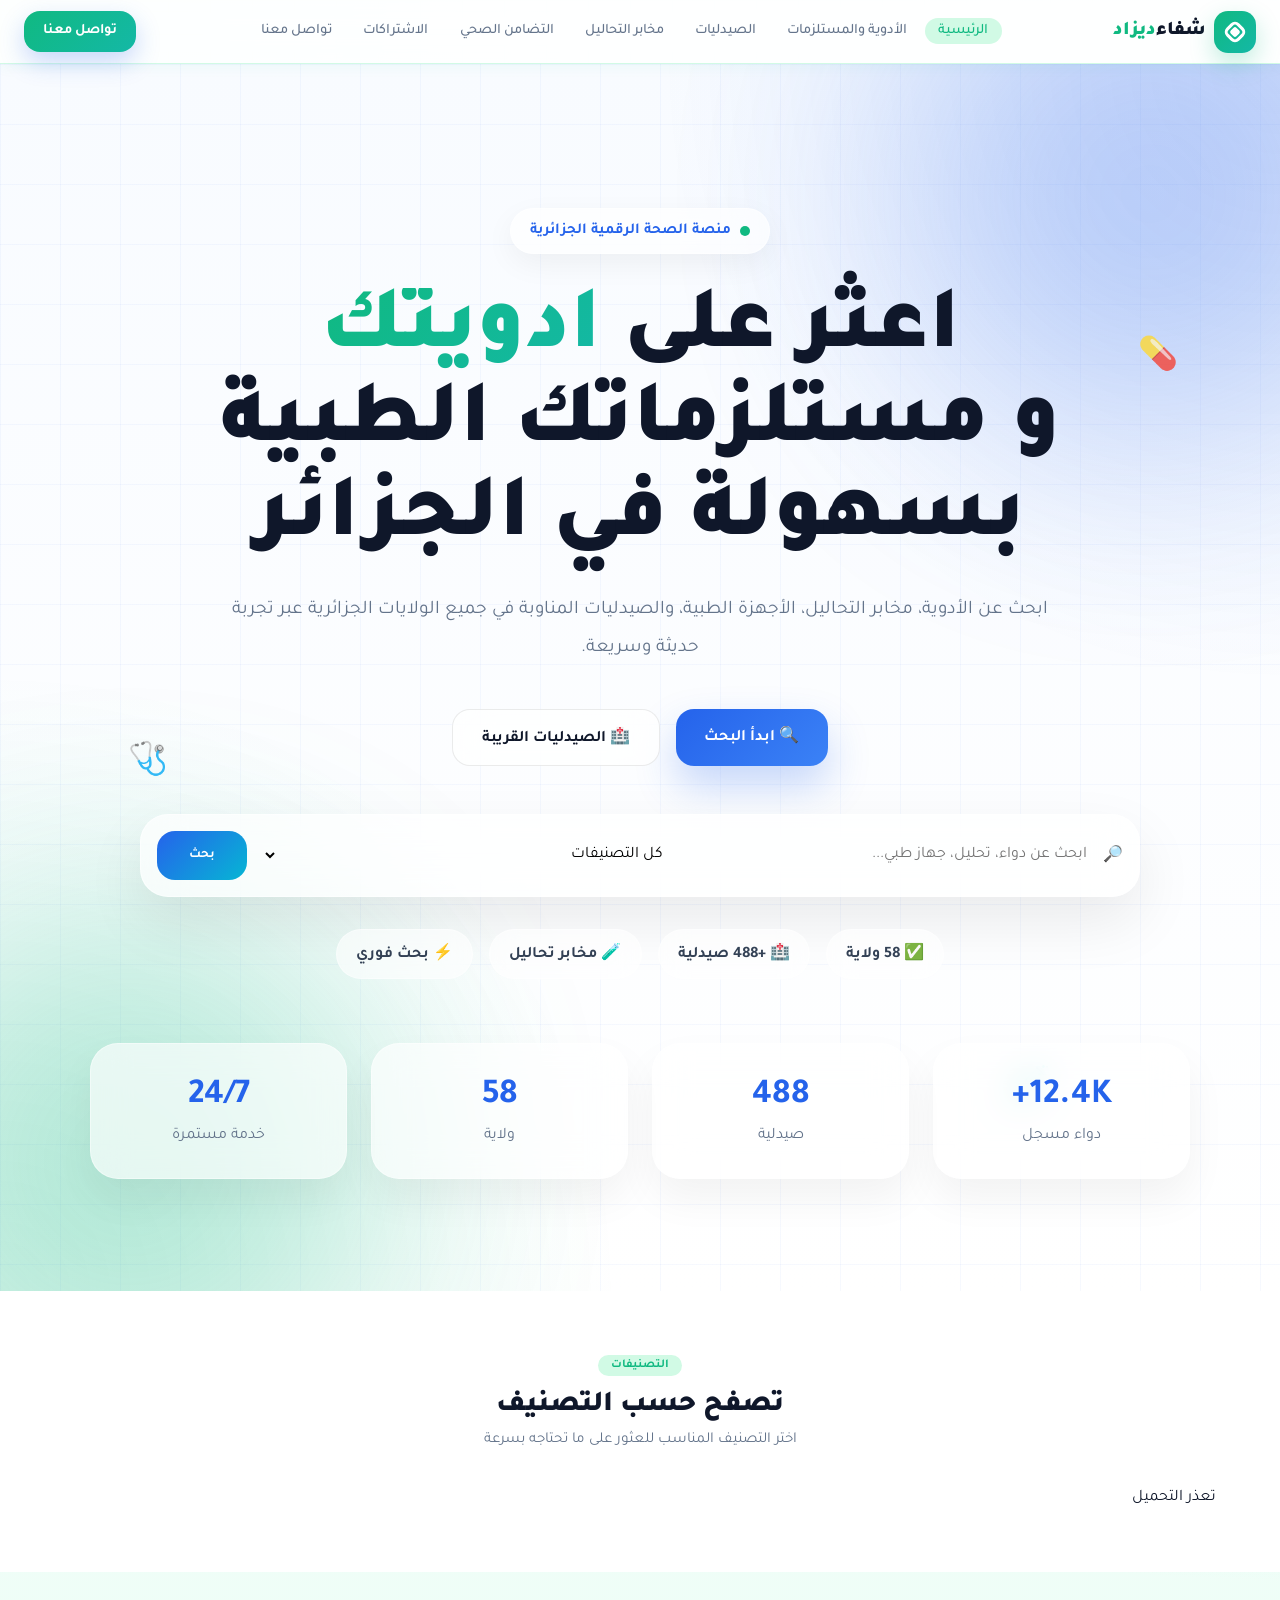
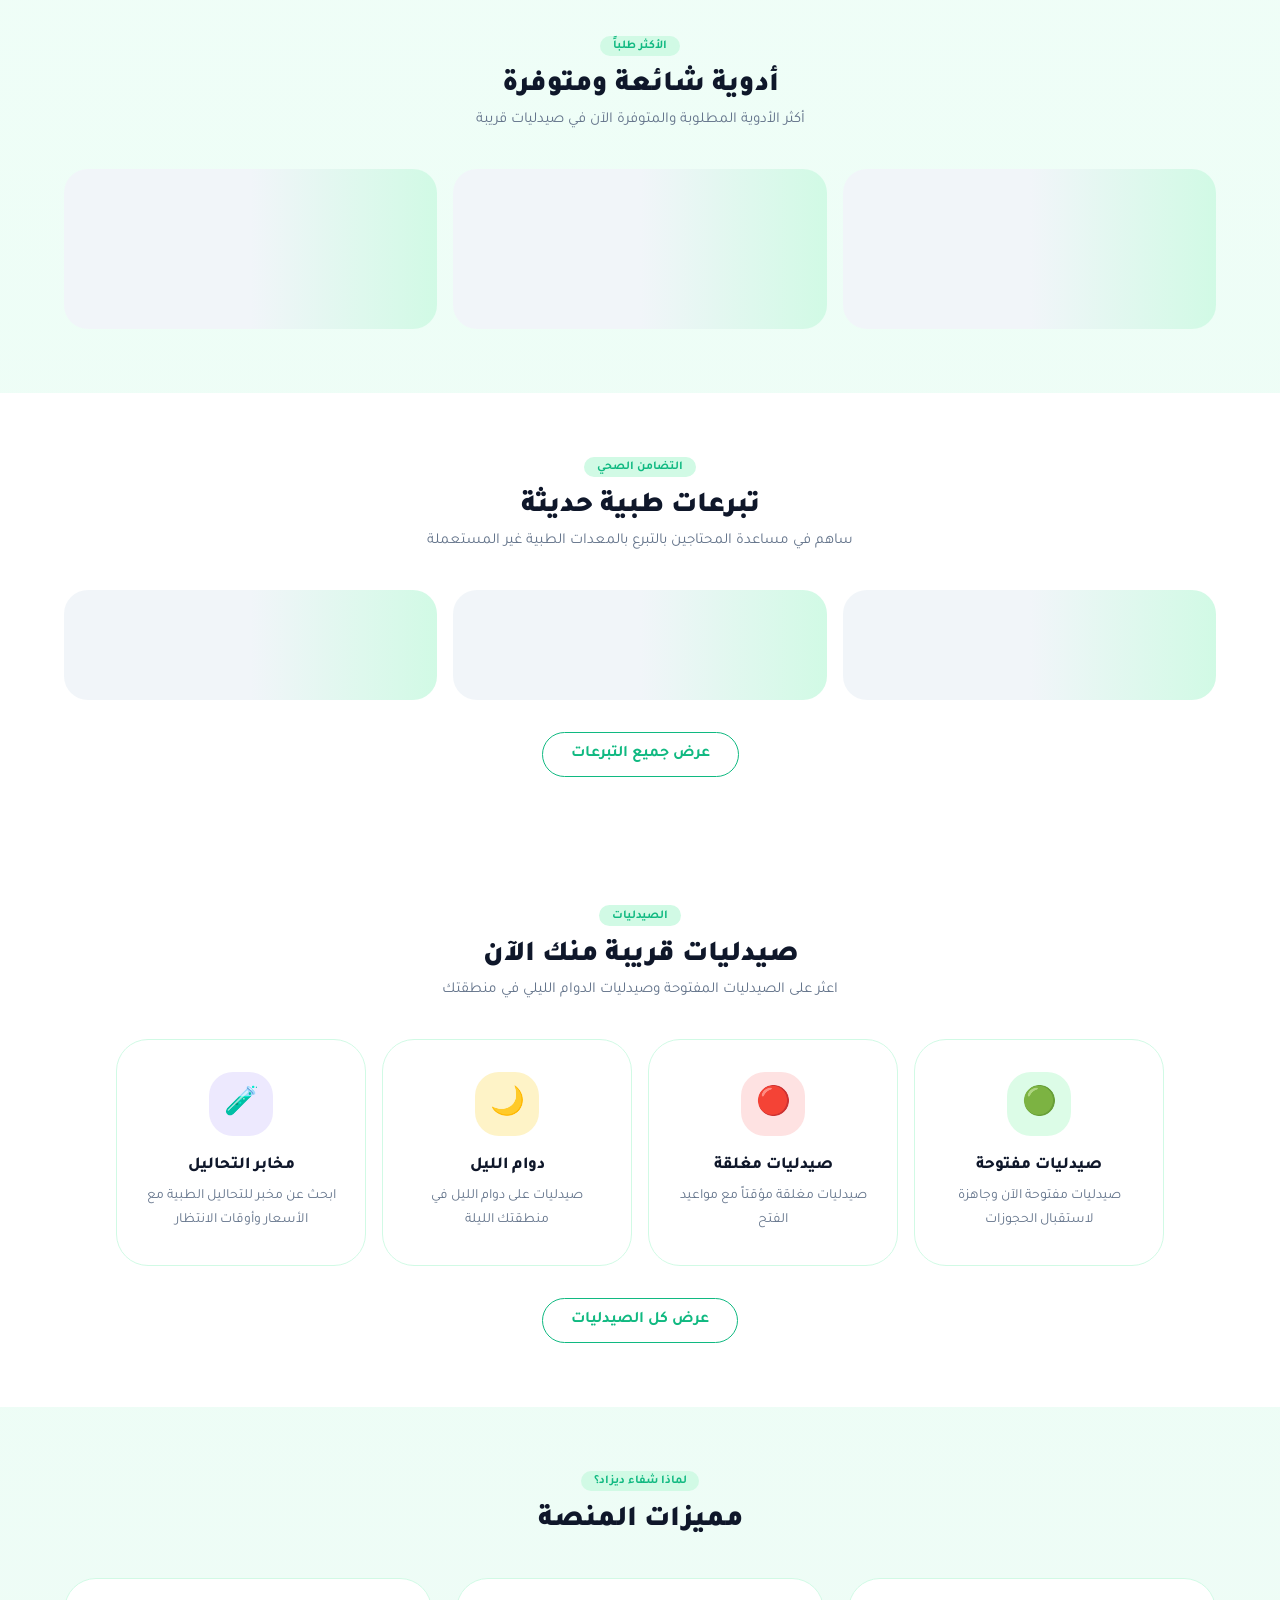
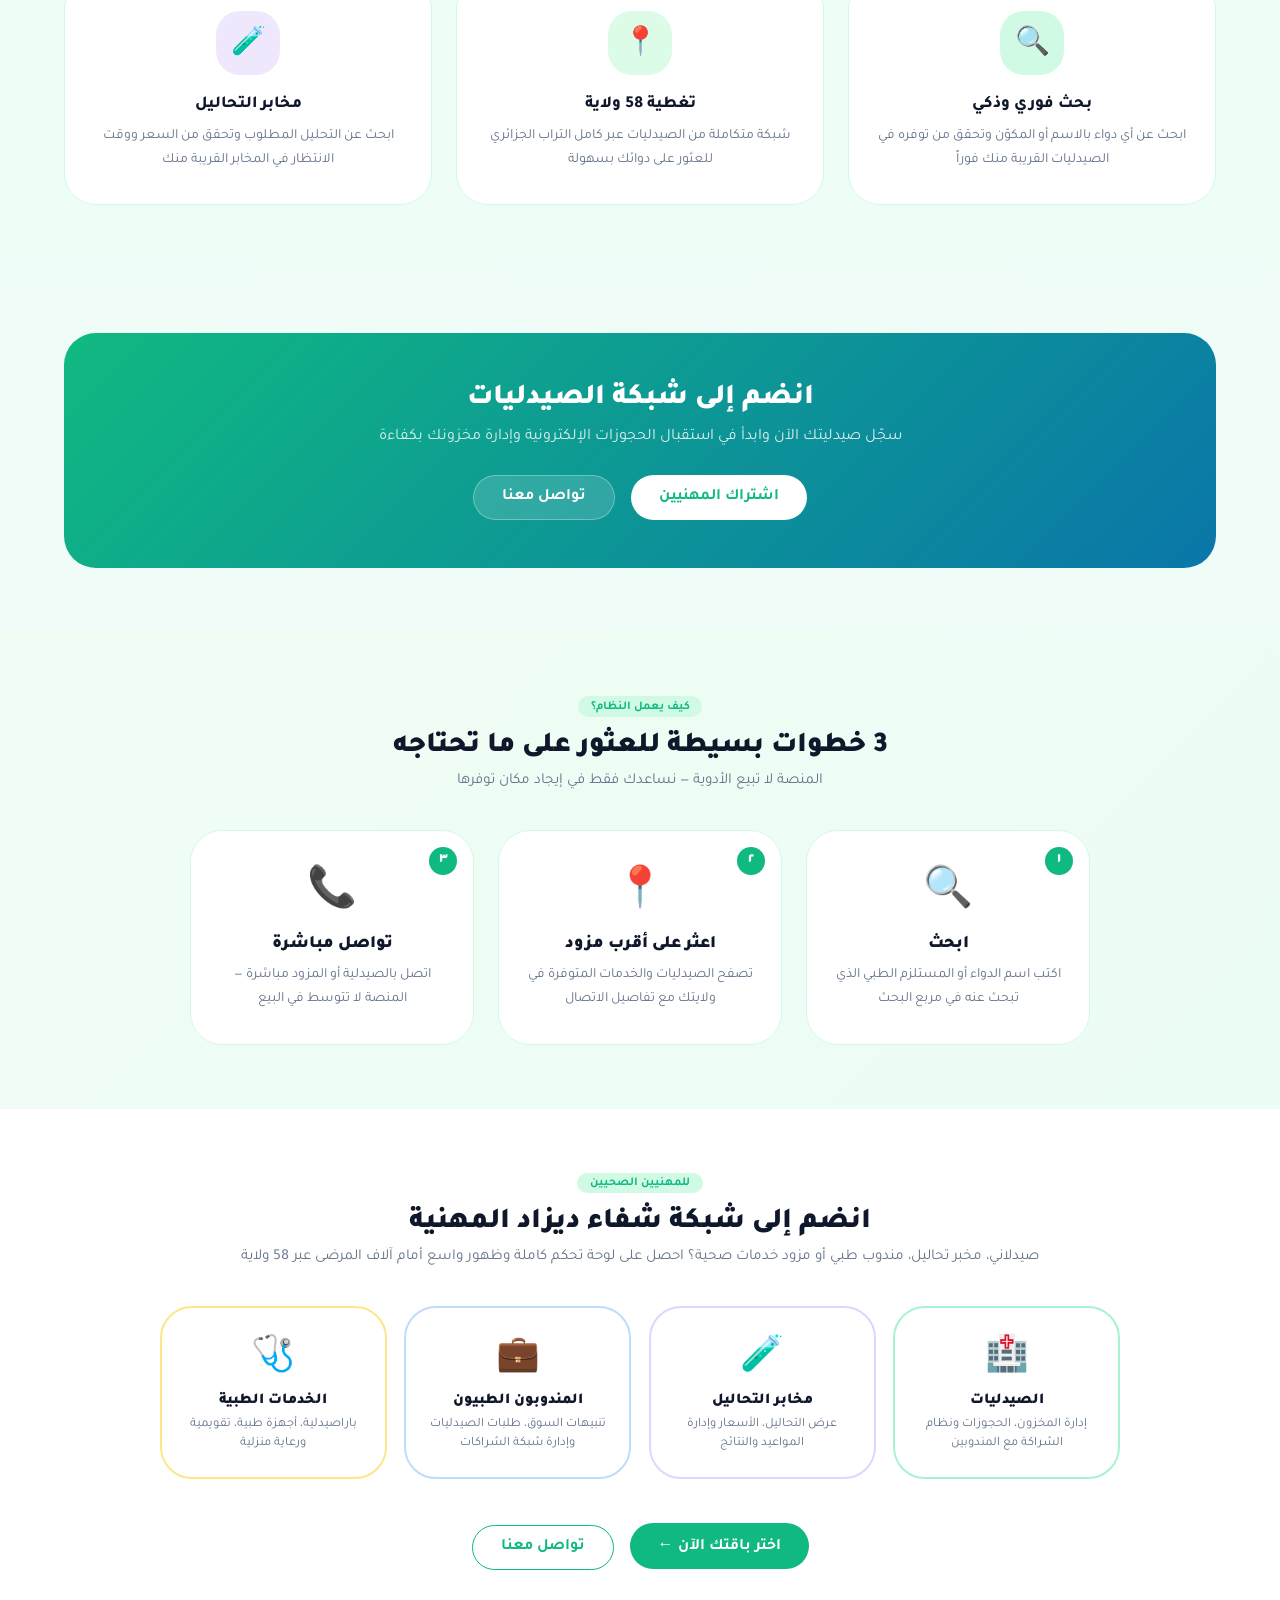
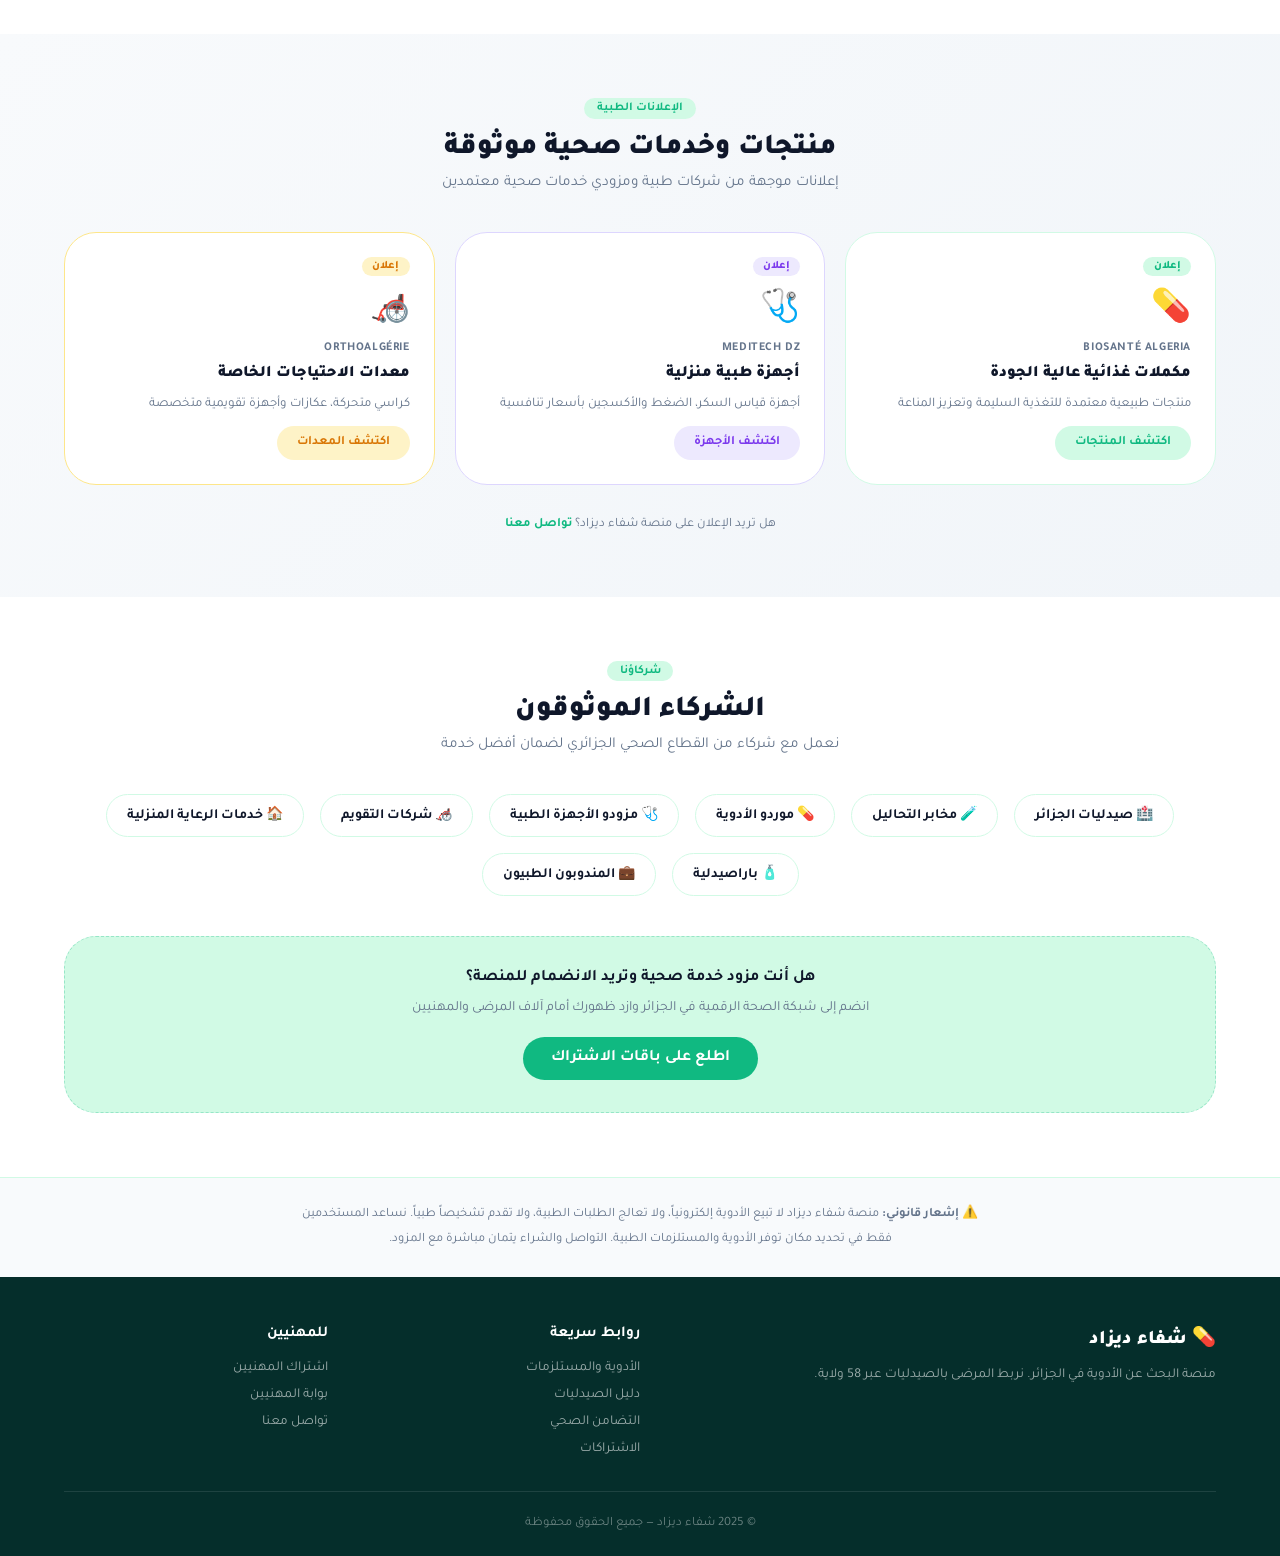
<file: shifaa_dizad/frontend/index.html>
<!DOCTYPE html>
<html lang="ar" dir="rtl">
<head>
  <meta charset="UTF-8">
  <meta name="viewport" content="width=device-width, initial-scale=1.0">
  <title>شفاء ديزاد — البحث عن الأدوية في الجزائر</title>
  <link rel="stylesheet" href="css/main.css?v=999">
<link rel="stylesheet" href="css/home.css?v=999">
</head>
<body>

<!-- Navbar -->
<nav class="navbar">
  <a href="index.html" class="navbar-brand">
   <div class="logo-icon" style="
background:linear-gradient(135deg,#10b981,#14b8a6);
border-radius:14px;
width:42px;
height:42px;
display:flex;
align-items:center;
justify-content:center;
box-shadow:0 10px 25px rgba(16,185,129,.25);
">

<div style="
width:18px;
height:18px;
border:3px solid white;
border-radius:6px;
transform:rotate(45deg);
position:relative;
">

<div style="
position:absolute;
top:50%;
left:50%;
width:8px;
height:8px;
background:white;
border-radius:2px;
transform:translate(-50%,-50%);
"></div>

</div>

</div>
    <span>شفاء<span style="color:var(--primary)">ديزاد</span></span>
  </a>
  <ul class="navbar-links">
    <li><a href="index.html" class="active">الرئيسية</a></li>
    <li><a href="pages/search.html">الأدوية والمستلزمات</a></li>
    <li><a href="pages/pharmacies.html">الصيدليات</a></li>
    <li><a href="pages/labs.html">مخابر التحاليل</a></li>
    <li><a href="pages/donations.html">التضامن الصحي</a></li>
    <li><a href="pages/pricing.html">الاشتراكات</a></li>
    <li><a href="pages/contact.html">تواصل معنا</a></li>
  </ul>
  <div class="navbar-actions">
    <a href="pages/contact.html" class="btn btn-primary-modern">تواصل معنا</a>
  </div>
  <button class="navbar-toggle" id="navbar-toggle" aria-label="القائمة">
    <span></span><span></span><span></span>
  </button>
</nav>

<div class="mobile-menu" id="mobile-menu">
  <a href="index.html">🏠 الرئيسية</a>
  <a href="pages/search.html">🔍 الأدوية والمستلزمات</a>
  <a href="pages/pharmacies.html">🏥 الصيدليات</a>
  <a href="pages/labs.html">🧪 مخابر التحاليل</a>
  <a href="pages/donations.html">🎁 التضامن الصحي</a>
  <a href="pages/pricing.html">💳 الاشتراكات</a>
  <a href="pages/contact.html">📞 تواصل معنا</a>
</div>
<!-- PREMIUM HERO SECTION -->
<section class="hero-premium">
  <div class="hero-bg"></div>
  <div class="hero-glow hero-glow-1"></div>
  <div class="hero-glow hero-glow-2"></div>

  <div class="floating floating-pill">💊</div>
  <div class="floating floating-heart">🩺</div>
  <div class="floating floating-lab">🧪</div>

  <div class="container">
    <div class="hero-premium-content">

      <div class="hero-top-badge">
        <span class="pulse-dot"></span>
        منصة الصحة الرقمية الجزائرية
      </div>

      <h1 class="premium-title">
        اعثر على <span>ادويتك</span><br>
        و مستلزماتك الطبية<br>
        بسهولة في الجزائر
      </h1>

      <p class="premium-subtitle">
        ابحث عن الأدوية، مخابر التحاليل، الأجهزة الطبية، والصيدليات المناوبة
        في جميع الولايات الجزائرية عبر تجربة حديثة وسريعة.
      </p>

      <div class="hero-actions">
        <a href="pages/search.html" class="btn-premium primary">
          🔍 ابدأ البحث
        </a>
        <a href="pages/pharmacies.html" class="btn-premium secondary">
          🏥 الصيدليات القريبة
        </a>
      </div>

      <form class="premium-search-box" id="hero-search-form">
        <div class="search-icon">🔎</div>

        <input
          type="text"
          id="hero-search-input"
          placeholder="ابحث عن دواء، تحليل، جهاز طبي..."
        >

        <select id="hero-search-type">
          <option value="">كل التصنيفات</option>
          <option value="medicine">دواء</option>
          <option value="device">جهاز طبي</option>
          <option value="analysis">تحاليل</option>
          <option value="cosmetic">مواد تجميل</option>
        </select>

        <button type="submit">
          بحث
        </button>
      </form>

      <div class="trust-row">
        <div class="trust-item">✅ 58 ولاية</div>
        <div class="trust-item">🏥 +488 صيدلية</div>
        <div class="trust-item">🧪 مخابر تحاليل</div>
        <div class="trust-item">⚡ بحث فوري</div>
      </div>

      <div class="premium-stats">

        <div class="premium-stat-card">
          <h3>12.4K+</h3>
          <p>دواء مسجل</p>
        </div>

        <div class="premium-stat-card">
          <h3>488</h3>
          <p>صيدلية</p>
        </div>

        <div class="premium-stat-card">
          <h3>58</h3>
          <p>ولاية</p>
        </div>

        <div class="premium-stat-card">
          <h3>24/7</h3>
          <p>خدمة مستمرة</p>
        </div>

      </div>

    </div>
  </div>
</section>

<!-- Categories -->
<section class="section" style="background:white">
  <div class="container">
    <div class="section-header animate-up">
      <span class="section-label">التصنيفات</span>
      <h2>تصفح حسب التصنيف</h2>
      <p>اختر التصنيف المناسب للعثور على ما تحتاجه بسرعة</p>
    </div>
    <div class="categories-grid" id="categories-grid">
      <!-- JS loaded -->
      <div class="skeleton" style="height:130px;border-radius:var(--radius-lg)"></div>
      <div class="skeleton" style="height:130px;border-radius:var(--radius-lg)"></div>
      <div class="skeleton" style="height:130px;border-radius:var(--radius-lg)"></div>
      <div class="skeleton" style="height:130px;border-radius:var(--radius-lg)"></div>
      <div class="skeleton" style="height:130px;border-radius:var(--radius-lg)"></div>
      <div class="skeleton" style="height:130px;border-radius:var(--radius-lg)"></div>
    </div>
  </div>
</section>

<!-- Popular medicines -->
<section class="section">
  <div class="container">
    <div class="section-header animate-up">
      <span class="section-label">الأكثر طلباً</span>
      <h2>أدوية شائعة ومتوفرة</h2>
      <p>أكثر الأدوية المطلوبة والمتوفرة الآن في صيدليات قريبة</p>
    </div>
    <div class="grid-3" id="popular-grid">
      <div class="skeleton" style="height:160px;border-radius:var(--radius-lg)"></div>
      <div class="skeleton" style="height:160px;border-radius:var(--radius-lg)"></div>
      <div class="skeleton" style="height:160px;border-radius:var(--radius-lg)"></div>
    </div>
  </div>
</section>

<!-- Donations preview -->
<section class="section" style="background:white">
  <div class="container">
    <div class="section-header animate-up">
      <span class="section-label">التضامن الصحي</span>
      <h2>تبرعات طبية حديثة</h2>
      <p>ساهم في مساعدة المحتاجين بالتبرع بالمعدات الطبية غير المستعملة</p>
    </div>
    <div class="grid-3" id="donations-preview">
      <div class="skeleton" style="height:110px;border-radius:var(--radius-lg)"></div>
      <div class="skeleton" style="height:110px;border-radius:var(--radius-lg)"></div>
      <div class="skeleton" style="height:110px;border-radius:var(--radius-lg)"></div>
    </div>
    <div style="text-align:center;margin-top:2rem">
      <a href="pages/donations.html" class="btn btn-outline btn-lg">عرض جميع التبرعات</a>
    </div>
  </div>
</section>

<!-- Pharmacy Status Section -->
<section class="section" style="background:white">
  <div class="container">
    <div class="section-header animate-up">
      <span class="section-label">الصيدليات</span>
      <h2>صيدليات قريبة منك الآن</h2>
      <p>اعثر على الصيدليات المفتوحة وصيدليات الدوام الليلي في منطقتك</p>
    </div>
    <div style="display:flex;flex-wrap:wrap;gap:1rem;justify-content:center;margin-bottom:2rem">
      <a href="pages/pharmacies.html?status=open" class="feature-card animate-up anim-delay-1" style="text-decoration:none;flex:1;min-width:200px;max-width:250px">
        <div class="feature-icon" style="background:#dcfce7;color:#16a34a">🟢</div>
        <div class="feature-title">صيدليات مفتوحة</div>
        <div class="feature-desc">صيدليات مفتوحة الآن وجاهزة لاستقبال الحجوزات</div>
      </a>
      <a href="pages/pharmacies.html?status=closed" class="feature-card animate-up anim-delay-2" style="text-decoration:none;flex:1;min-width:200px;max-width:250px">
        <div class="feature-icon" style="background:#fee2e2;color:#dc2626">🔴</div>
        <div class="feature-title">صيدليات مغلقة</div>
        <div class="feature-desc">صيدليات مغلقة مؤقتاً مع مواعيد الفتح</div>
      </a>
      <a href="pages/pharmacies.html?permanence=1" class="feature-card animate-up anim-delay-3" style="text-decoration:none;flex:1;min-width:200px;max-width:250px">
        <div class="feature-icon" style="background:#fef3c7;color:#d97706">🌙</div>
        <div class="feature-title">دوام الليل</div>
        <div class="feature-desc">صيدليات على دوام الليل في منطقتك الليلة</div>
      </a>
      <a href="pages/labs.html" class="feature-card animate-up anim-delay-4" style="text-decoration:none;flex:1;min-width:200px;max-width:250px">
        <div class="feature-icon" style="background:#ede9fe;color:#7c3aed">🧪</div>
        <div class="feature-title">مخابر التحاليل</div>
        <div class="feature-desc">ابحث عن مخبر للتحاليل الطبية مع الأسعار وأوقات الانتظار</div>
      </a>
    </div>
    <div style="text-align:center">
      <a href="pages/pharmacies.html" class="btn btn-outline btn-lg">عرض كل الصيدليات</a>
    </div>
  </div>
</section>

<!-- Features -->
<section class="section">
  <div class="container">
    <div class="section-header animate-up">
      <span class="section-label">لماذا شفاء ديزاد؟</span>
      <h2>مميزات المنصة</h2>
    </div>
    <div class="features-grid">
      <div class="feature-card animate-up anim-delay-1">
        <div class="feature-icon" style="background:var(--primary-light);color:var(--primary)">🔍</div>
        <div class="feature-title">بحث فوري وذكي</div>
        <div class="feature-desc">ابحث عن أي دواء بالاسم أو المكوّن وتحقق من توفره في الصيدليات القريبة منك فوراً</div>
      </div>
      <div class="feature-card animate-up anim-delay-2">
        <div class="feature-icon" style="background:var(--secondary-light);color:var(--secondary)">📍</div>
        <div class="feature-title">تغطية 58 ولاية</div>
        <div class="feature-desc">شبكة متكاملة من الصيدليات عبر كامل التراب الجزائري للعثور على دوائك بسهولة</div>
      </div>
      <div class="feature-card animate-up anim-delay-3">
        <div class="feature-icon" style="background:hsl(262,83%,95%);color:hsl(262,83%,58%)">🧪</div>
        <div class="feature-title">مخابر التحاليل</div>
        <div class="feature-desc">ابحث عن التحليل المطلوب وتحقق من السعر ووقت الانتظار في المخابر القريبة منك</div>
      </div>
    </div>
  </div>
</section>

<!-- CTA -->
<section class="section">
  <div class="container">
    <div class="cta-banner animate-up">
      <h2>انضم إلى شبكة الصيدليات</h2>
      <p>سجّل صيدليتك الآن وابدأ في استقبال الحجوزات الإلكترونية وإدارة مخزونك بكفاءة</p>
      <div style="display:flex;gap:1rem;justify-content:center;flex-wrap:wrap">
        <a href="pages/pricing.html" class="btn btn-white btn-lg">اشتراك المهنيين</a>
        <a href="pages/contact.html" class="btn btn-lg" style="background:rgba(255,255,255,0.15);color:white;border:1.5px solid rgba(255,255,255,0.3)">تواصل معنا</a>
      </div>
    </div>
  </div>
</section>

<!-- ═══════════════════════════════════════════ -->
<!-- How It Works -->
<!-- ═══════════════════════════════════════════ -->
<section class="section" style="background:linear-gradient(135deg,#f0fdf4,#ecfdf5)">
  <div class="container">
    <div class="section-header animate-up">
      <span class="section-label">كيف يعمل النظام؟</span>
      <h2>3 خطوات بسيطة للعثور على ما تحتاجه</h2>
      <p>المنصة لا تبيع الأدوية — نساعدك فقط في إيجاد مكان توفرها</p>
    </div>
    <div class="features-grid" style="max-width:900px;margin:0 auto">
      <div class="hiw-card animate-up anim-delay-1">
        <div class="hiw-step">١</div>
        <div class="hiw-icon">🔍</div>
        <h3>ابحث</h3>
        <p>اكتب اسم الدواء أو المستلزم الطبي الذي تبحث عنه في مربع البحث</p>
      </div>
      <div class="hiw-card animate-up anim-delay-2">
        <div class="hiw-step">٢</div>
        <div class="hiw-icon">📍</div>
        <h3>اعثر على أقرب مزود</h3>
        <p>تصفح الصيدليات والخدمات المتوفرة في ولايتك مع تفاصيل الاتصال</p>
      </div>
      <div class="hiw-card animate-up anim-delay-3">
        <div class="hiw-step">٣</div>
        <div class="hiw-icon">📞</div>
        <h3>تواصل مباشرة</h3>
        <p>اتصل بالصيدلية أو المزود مباشرة — المنصة لا تتوسط في البيع</p>
      </div>
    </div>
  </div>
</section>

<style>
.hiw-card {
  background: white; border: 1.5px solid var(--border);
  border-radius: var(--radius-xl); padding: 2rem 1.5rem; text-align: center;
  position: relative; overflow: hidden;
  transition: all var(--transition);
}
.hiw-card:hover { box-shadow: var(--shadow); transform: translateY(-4px); }
.hiw-step {
  position: absolute; top: 1rem; right: 1rem;
  width: 28px; height: 28px; border-radius: 50%;
  background: var(--primary); color: white;
  display: flex; align-items: center; justify-content: center;
  font-size: .85rem; font-weight: 900;
}
.hiw-icon { font-size: 2.5rem; margin-bottom: 1rem; }
.hiw-card h3 { font-size: 1.1rem; font-weight: 900; color: var(--text); margin-bottom: .6rem; }
.hiw-card p { font-size: .875rem; color: var(--muted); line-height: 1.7; }
</style>

<!-- ═══════════════════════════════════════════ -->
<!-- Professional Join CTA -->
<!-- ═══════════════════════════════════════════ -->
<section class="section" style="background:white">
  <div class="container">
    <div class="section-header animate-up">
      <span class="section-label">للمهنيين الصحيين</span>
      <h2>انضم إلى شبكة شفاء ديزاد المهنية</h2>
      <p>صيدلاني، مخبر تحاليل، مندوب طبي أو مزود خدمات صحية؟ احصل على لوحة تحكم كاملة وظهور واسع أمام آلاف المرضى عبر 58 ولاية</p>
    </div>
    <div style="display:grid;grid-template-columns:repeat(auto-fill,minmax(210px,1fr));gap:1.1rem;max-width:960px;margin:0 auto 2.75rem">
      <div class="pro-cat-card animate-up anim-delay-1" style="border-color:#a7f3d0">
        <div style="font-size:2.2rem;margin-bottom:.6rem">🏥</div>
        <div style="font-weight:900;font-size:.95rem;margin-bottom:.3rem;color:var(--text)">الصيدليات</div>
        <div style="font-size:.8rem;color:var(--muted);line-height:1.5">إدارة المخزون، الحجوزات ونظام الشراكة مع المندوبين</div>
      </div>
      <div class="pro-cat-card animate-up anim-delay-2" style="border-color:#ddd6fe">
        <div style="font-size:2.2rem;margin-bottom:.6rem">🧪</div>
        <div style="font-weight:900;font-size:.95rem;margin-bottom:.3rem;color:var(--text)">مخابر التحاليل</div>
        <div style="font-size:.8rem;color:var(--muted);line-height:1.5">عرض التحاليل، الأسعار وإدارة المواعيد والنتائج</div>
      </div>
      <div class="pro-cat-card animate-up anim-delay-3" style="border-color:#bfdbfe">
        <div style="font-size:2.2rem;margin-bottom:.6rem">💼</div>
        <div style="font-weight:900;font-size:.95rem;margin-bottom:.3rem;color:var(--text)">المندوبون الطبيون</div>
        <div style="font-size:.8rem;color:var(--muted);line-height:1.5">تنبيهات السوق، طلبات الصيدليات وإدارة شبكة الشراكات</div>
      </div>
      <div class="pro-cat-card animate-up anim-delay-4" style="border-color:#fde68a">
        <div style="font-size:2.2rem;margin-bottom:.6rem">🩺</div>
        <div style="font-weight:900;font-size:.95rem;margin-bottom:.3rem;color:var(--text)">الخدمات الطبية</div>
        <div style="font-size:.8rem;color:var(--muted);line-height:1.5">باراصيدلية، أجهزة طبية، تقويمية ورعاية منزلية</div>
      </div>
    </div>
    <div style="text-align:center">
      <a href="pages/pricing.html" class="btn btn-primary btn-lg" style="margin-left:.75rem">اختر باقتك الآن ←</a>
      <a href="pages/contact.html" class="btn btn-outline btn-lg">تواصل معنا</a>
    </div>
  </div>
</section>

<style>
.pro-cat-card {
  background: white; border: 2px solid var(--border);
  border-radius: var(--radius-xl); padding: 1.5rem 1.25rem;
  text-align: center; transition: all var(--transition);
}
.pro-cat-card:hover { box-shadow: var(--shadow); transform: translateY(-3px); }
</style>

<!-- ═══════════════════════════════════════════ -->
<!-- Medical Advertisements (Placeholder) -->
<!-- ═══════════════════════════════════════════ -->
<section class="section" style="background:linear-gradient(135deg,#f8fafc,#f1f5f9)">
  <div class="container">
    <div class="section-header animate-up">
      <span class="section-label">الإعلانات الطبية</span>
      <h2>منتجات وخدمات صحية موثوقة</h2>
      <p>إعلانات موجهة من شركات طبية ومزودي خدمات صحية معتمدين</p>
    </div>
    <div style="display:grid;grid-template-columns:repeat(auto-fill,minmax(280px,1fr));gap:1.25rem">

      <div class="med-ad-card animate-up anim-delay-1">
        <div class="mad-badge">إعلان</div>
        <div class="mad-icon">💊</div>
        <div class="mad-brand">BioSanté Algeria</div>
        <div class="mad-title">مكملات غذائية عالية الجودة</div>
        <div class="mad-desc">منتجات طبيعية معتمدة للتغذية السليمة وتعزيز المناعة</div>
        <a href="pages/search.html?type=parapharmacy" class="mad-btn">اكتشف المنتجات</a>
      </div>

      <div class="med-ad-card animate-up anim-delay-2" style="border-color:#ddd6fe">
        <div class="mad-badge" style="background:#ede9fe;color:#7c3aed">إعلان</div>
        <div class="mad-icon">🩺</div>
        <div class="mad-brand">MediTech DZ</div>
        <div class="mad-title">أجهزة طبية منزلية</div>
        <div class="mad-desc">أجهزة قياس السكر، الضغط والأكسجين بأسعار تنافسية</div>
        <a href="pages/search.html?type=device" class="mad-btn" style="background:#ede9fe;color:#7c3aed">اكتشف الأجهزة</a>
      </div>

      <div class="med-ad-card animate-up anim-delay-3" style="border-color:#fde68a">
        <div class="mad-badge" style="background:#fef3c7;color:#d97706">إعلان</div>
        <div class="mad-icon">🦽</div>
        <div class="mad-brand">OrthoAlgérie</div>
        <div class="mad-title">معدات الاحتياجات الخاصة</div>
        <div class="mad-desc">كراسي متحركة، عكازات وأجهزة تقويمية متخصصة</div>
        <a href="pages/search.html?type=special_needs" class="mad-btn" style="background:#fef3c7;color:#d97706">اكتشف المعدات</a>
      </div>

    </div>
    <div style="text-align:center;margin-top:2rem">
      <p style="font-size:.8rem;color:var(--muted)">
        هل تريد الإعلان على منصة شفاء ديزاد؟
        <a href="pages/contact.html" style="color:var(--primary);font-weight:700">تواصل معنا</a>
      </p>
    </div>
  </div>
</section>

<style>
.med-ad-card {
  background: white; border: 1.5px solid var(--border);
  border-radius: var(--radius-xl); padding: 1.5rem;
  display: flex; flex-direction: column; gap: .65rem;
  transition: all var(--transition); position: relative;
}
.med-ad-card:hover { box-shadow: var(--shadow); transform: translateY(-3px); }
.mad-badge {
  display: inline-flex; align-items: center;
  background: var(--primary-light); color: var(--primary);
  font-size: .7rem; font-weight: 800; padding: .2rem .65rem;
  border-radius: 999px; width: fit-content;
}
.mad-icon  { font-size: 2rem; }
.mad-brand { font-size: .75rem; color: var(--muted); font-weight: 700; text-transform: uppercase; letter-spacing: .05em; }
.mad-title { font-size: 1rem; font-weight: 900; color: var(--text); }
.mad-desc  { font-size: .825rem; color: var(--muted); line-height: 1.6; flex: 1; }
.mad-btn {
  display: inline-block; padding: .55rem 1.25rem;
  background: var(--primary-light); color: var(--primary);
  border-radius: 999px; font-size: .8rem; font-weight: 700;
  text-decoration: none; transition: all .2s; width: fit-content;
}
.mad-btn:hover { background: var(--primary); color: white; }
</style>

<!-- ═══════════════════════════════════════════ -->
<!-- Trusted Partners -->
<!-- ═══════════════════════════════════════════ -->
<section class="section" style="background:white">
  <div class="container">
    <div class="section-header animate-up">
      <span class="section-label">شركاؤنا</span>
      <h2>الشركاء الموثوقون</h2>
      <p>نعمل مع شركاء من القطاع الصحي الجزائري لضمان أفضل خدمة</p>
    </div>
    <div class="partners-row animate-up">
      <div class="partner-chip">🏥 صيدليات الجزائر</div>
      <div class="partner-chip">🧪 مخابر التحاليل</div>
      <div class="partner-chip">💊 موردو الأدوية</div>
      <div class="partner-chip">🩺 مزودو الأجهزة الطبية</div>
      <div class="partner-chip">🦽 شركات التقويم</div>
      <div class="partner-chip">🏠 خدمات الرعاية المنزلية</div>
      <div class="partner-chip">🧴 باراصيدلية</div>
      <div class="partner-chip">💼 المندوبون الطبيون</div>
    </div>
    <div style="text-align:center;margin-top:2.5rem;padding:2rem;background:var(--primary-light);border-radius:var(--radius-xl);border:1.5px dashed rgba(16,185,129,.3)">
      <p style="font-weight:700;color:var(--text);margin-bottom:.75rem">هل أنت مزود خدمة صحية وتريد الانضمام للمنصة؟</p>
      <p style="font-size:.875rem;color:var(--muted);margin-bottom:1.25rem">انضم إلى شبكة الصحة الرقمية في الجزائر وازد ظهورك أمام آلاف المرضى والمهنيين</p>
      <a href="pages/pricing.html" class="btn btn-primary btn-lg">اطلع على باقات الاشتراك</a>
    </div>
  </div>
</section>

<style>
.partners-row {
  display: flex; gap: 1rem; flex-wrap: wrap; justify-content: center;
  margin-bottom: 1.5rem;
}
.partner-chip {
  display: flex; align-items: center; gap: .5rem;
  padding: .65rem 1.25rem; border-radius: 999px;
  background: white; border: 1.5px solid var(--border);
  font-size: .875rem; font-weight: 600; color: var(--text);
  transition: all var(--transition);
}
.partner-chip:hover { border-color: var(--primary); color: var(--primary); box-shadow: var(--shadow-sm); }
</style>

<!-- Legal Notice -->
<section style="background:#f8fafc;padding:1.5rem 0;border-top:1px solid var(--border)">
  <div class="container" style="text-align:center">
    <p style="font-size:.8rem;color:var(--muted);line-height:2;max-width:700px;margin:0 auto">
      ⚠️ <strong>إشعار قانوني:</strong>
      منصة شفاء ديزاد لا تبيع الأدوية إلكترونياً، ولا تعالج الطلبات الطبية، ولا تقدم تشخيصاً طبياً.
      نساعد المستخدمين فقط في تحديد مكان توفر الأدوية والمستلزمات الطبية.
      التواصل والشراء يتمان مباشرة مع المزود.
    </p>
  </div>
</section>

<!-- Footer -->
<footer class="footer">
  <div class="container">
    <div class="footer-grid">
      <div>
        <div class="footer-brand">💊 شفاء ديزاد</div>
        <p class="footer-desc">منصة البحث عن الأدوية في الجزائر. نربط المرضى بالصيدليات عبر 58 ولاية.</p>
      </div>
      <div>
        <div class="footer-title">روابط سريعة</div>
        <ul class="footer-links">
          <li><a href="pages/search.html">الأدوية والمستلزمات</a></li>
          <li><a href="pages/pharmacies.html">دليل الصيدليات</a></li>
          <li><a href="pages/donations.html">التضامن الصحي</a></li>
          <li><a href="pages/pricing.html">الاشتراكات</a></li>
        </ul>
      </div>
      <div>
        <div class="footer-title">للمهنيين</div>
        <ul class="footer-links">
          <li><a href="pages/pricing.html">اشتراك المهنيين</a></li>
          <li><a href="pages/professional/professional-portal.html">بوابة المهنيين</a></li>
          <li><a href="pages/contact.html">تواصل معنا</a></li>
        </ul>
      </div>
    </div>
    <div class="footer-bottom">© 2025 شفاء ديزاد — جميع الحقوق محفوظة</div>
  </div>
</footer>

<script src="js/config.js"></script>
<script src="js/api.js"></script>
<script src="js/main.js"></script>
<script src="js/home.js"></script>
</body>
</html>
</file>
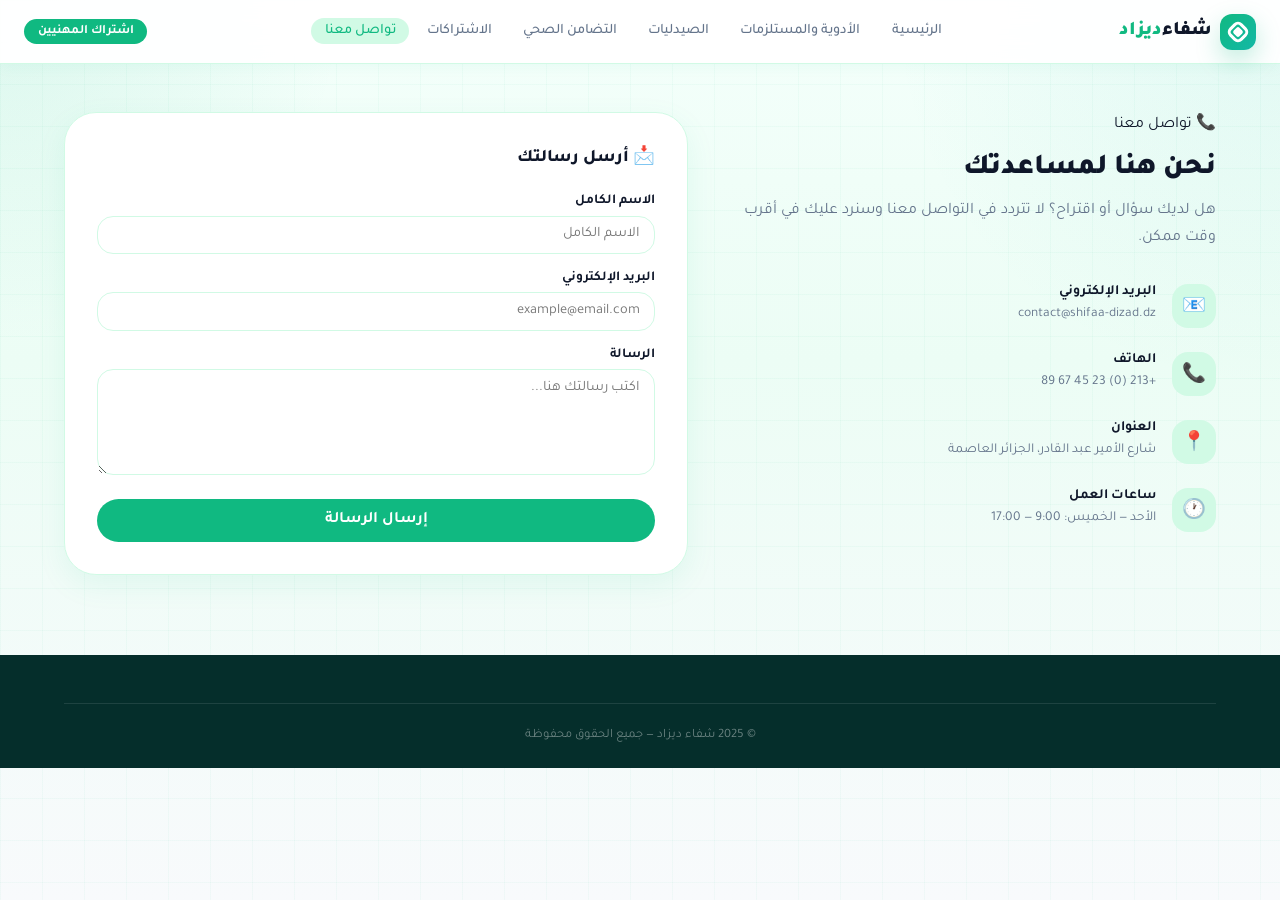
<file: shifaa_dizad/frontend/pages/contact.html>
<!DOCTYPE html>
<html lang="ar" dir="rtl">
<head>
  <meta charset="UTF-8">
  <meta name="viewport" content="width=device-width, initial-scale=1.0">
  <title>تواصل معنا — شفاء ديزاد</title>
  <link rel="stylesheet" href="../css/main.css">
  <link rel="stylesheet" href="../css/contact.css">
</head>
<body>

<nav class="navbar">
  <a href="../index.html" class="navbar-brand">
    <div class="logo-icon">

  <div class="logo-shape">
      <span></span>
  </div>

</div>
    <span>شفاء<span style="color:var(--primary)">ديزاد</span></span>
  </a>
  <ul class="navbar-links">
    <li><a href="../index.html">الرئيسية</a></li>
    <li><a href="search.html">الأدوية والمستلزمات</a></li>
    <li><a href="pharmacies.html">الصيدليات</a></li>
    <li><a href="donations.html">التضامن الصحي</a></li>
    <li><a href="pricing.html">الاشتراكات</a></li>
    <li><a href="contact.html" class="active">تواصل معنا</a></li>
  </ul>
  <div class="navbar-actions">
    <a href="pricing.html" class="btn btn-primary btn-sm">اشتراك المهنيين</a>
  </div>
  <button class="navbar-toggle" id="navbar-toggle"><span></span><span></span><span></span></button>
</nav>
<div class="mobile-menu" id="mobile-menu">
  <a href="../index.html">🏠 الرئيسية</a>
  <a href="search.html">🔍 الأدوية والمستلزمات</a>
  <a href="pharmacies.html">🏥 الصيدليات</a>
  <a href="contact.html">📞 تواصل معنا</a>
</div>

<div class="contact-page">
  <div class="container">
    <div class="contact-grid">
      <div class="contact-info animate-up">
        <div class="section-label" style="display:inline-block;margin-bottom:1rem">📞 تواصل معنا</div>
        <h2>نحن هنا لمساعدتك</h2>
        <p>هل لديك سؤال أو اقتراح؟ لا تتردد في التواصل معنا وسنرد عليك في أقرب وقت ممكن.</p>

        <div class="contact-item">
          <div class="contact-icon">📧</div>
          <div>
            <strong>البريد الإلكتروني</strong>
            <span>contact@shifaa-dizad.dz</span>
          </div>
        </div>
        <div class="contact-item">
          <div class="contact-icon">📞</div>
          <div>
            <strong>الهاتف</strong>
            <span>+213 (0) 23 45 67 89</span>
          </div>
        </div>
        <div class="contact-item">
          <div class="contact-icon">📍</div>
          <div>
            <strong>العنوان</strong>
            <span>شارع الأمير عبد القادر، الجزائر العاصمة</span>
          </div>
        </div>
        <div class="contact-item">
          <div class="contact-icon">🕐</div>
          <div>
            <strong>ساعات العمل</strong>
            <span>الأحد — الخميس: 9:00 — 17:00</span>
          </div>
        </div>
      </div>

      <div class="contact-form-card animate-up anim-delay-2">
        <h3>📩 أرسل رسالتك</h3>
        <form id="contact-form">
          <div class="input-group">
            <label>الاسم الكامل</label>
            <input type="text" id="c-name" class="input" placeholder="الاسم الكامل" required>
          </div>
          <div class="input-group">
            <label>البريد الإلكتروني</label>
            <input type="email" id="c-email" class="input" placeholder="example@email.com" required>
          </div>
          <div class="input-group">
            <label>الرسالة</label>
            <textarea id="c-message" class="input" rows="5" placeholder="اكتب رسالتك هنا..." required></textarea>
          </div>
          <button type="submit" class="btn btn-primary btn-lg" style="width:100%;justify-content:center">إرسال الرسالة</button>
        </form>
        <div class="success-msg" id="success-msg">
          ✅ تم إرسال رسالتك بنجاح! سنتواصل معك قريباً.
        </div>
      </div>
    </div>
  </div>
</div>

<footer class="footer">
  <div class="container">
    <div class="footer-bottom">© 2025 شفاء ديزاد — جميع الحقوق محفوظة</div>
  </div>
</footer>

<script src="../js/config.js"></script>
<script src="../js/api.js"></script>
<script src="../js/main.js"></script>
<script src="../js/contact.js"></script>
</body>
</html>
</file>
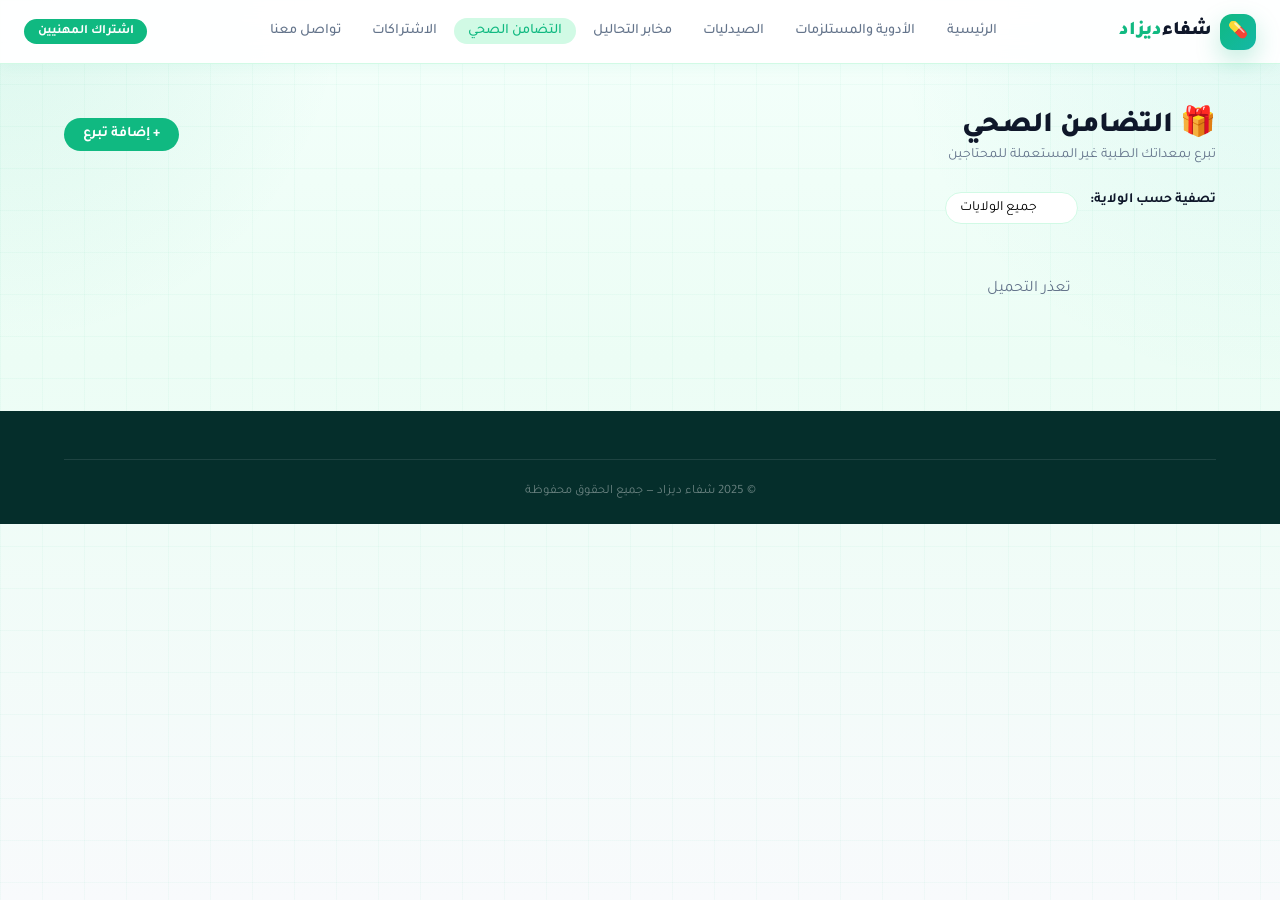
<file: shifaa_dizad/frontend/pages/donations.html>
<!DOCTYPE html>
<html lang="ar" dir="rtl">
<head>
  <meta charset="UTF-8">
  <meta name="viewport" content="width=device-width, initial-scale=1.0">
  <title>التضامن الصحي — شفاء ديزاد</title>
  <link rel="stylesheet" href="../css/main.css">
  <link rel="stylesheet" href="../css/donations.css">
</head>
<body>

<nav class="navbar">
  <a href="../index.html" class="navbar-brand">
    <div class="logo-icon">💊</div>
    <span>شفاء<span style="color:var(--primary)">ديزاد</span></span>
  </a>
  <ul class="navbar-links">
    <li><a href="../index.html">الرئيسية</a></li>
    <li><a href="search.html">الأدوية والمستلزمات</a></li>
    <li><a href="pharmacies.html">الصيدليات</a></li>
    <li><a href="labs.html">مخابر التحاليل</a></li>
    <li><a href="donations.html" class="active">التضامن الصحي</a></li>
    <li><a href="pricing.html">الاشتراكات</a></li>
    <li><a href="contact.html">تواصل معنا</a></li>
  </ul>
  <div class="navbar-actions">
    <a href="pricing.html" class="btn btn-primary btn-sm">اشتراك المهنيين</a>
  </div>
  <button class="navbar-toggle" id="navbar-toggle"><span></span><span></span><span></span></button>
</nav>
<div class="mobile-menu" id="mobile-menu">
  <a href="../index.html">🏠 الرئيسية</a>
  <a href="search.html">🔍 الأدوية والمستلزمات</a>
  <a href="donations.html">🎁 التضامن الصحي</a>
  <a href="contact.html">📞 تواصل معنا</a>
</div>

<div class="donations-page">
  <div class="container">
    <div class="donations-header-row">
      <div>
        <h1>🎁 التضامن الصحي</h1>
        <p>تبرع بمعداتك الطبية غير المستعملة للمحتاجين</p>
      </div>
      <div style="display:flex;align-items:center;gap:0.75rem">
        <span id="donations-count" style="font-size:0.875rem;color:var(--muted)"></span>
        <button class="btn btn-primary" data-modal-open="donation-modal">+ إضافة تبرع</button>
      </div>
    </div>

    <div class="filter-row">
      <label style="font-weight:600;font-size:0.875rem">تصفية حسب الولاية:</label>
      <select id="wilaya-filter-d" style="padding:0.5rem 2.5rem 0.5rem 0.85rem;border:1.5px solid var(--border);border-radius:var(--radius);font-family:var(--font);appearance:none;background:white;cursor:pointer;font-size:0.875rem;outline:none">
        <option value="">جميع الولايات</option>
      </select>
    </div>

    <div class="grid-auto" id="donations-grid">
      <div class="skeleton" style="height:160px;border-radius:var(--radius-xl)"></div>
      <div class="skeleton" style="height:160px;border-radius:var(--radius-xl)"></div>
      <div class="skeleton" style="height:160px;border-radius:var(--radius-xl)"></div>
    </div>
  </div>
</div>

<!-- Add Donation Modal -->
<div class="modal-overlay hidden" id="donation-modal">
  <div class="modal">
    <div class="modal-header">
      <h3>🎁 إضافة تبرع جديد</h3>
      <button class="modal-close" data-modal-close="donation-modal">✕</button>
    </div>
    <div class="modal-body">
      <form id="donation-form">
        <div class="grid-2">
          <div class="input-group">
            <label>الاسم بالعربية</label>
            <input type="text" id="d-name-ar" class="input" placeholder="كرسي متحرك" required>
          </div>
          <div class="input-group">
            <label>الاسم بالفرنسية / الإنجليزية</label>
            <input type="text" id="d-name-en" class="input" placeholder="Wheelchair" required>
          </div>
        </div>
        <div class="input-group">
          <label>الوصف (اختياري)</label>
          <textarea id="d-desc" class="input" rows="2" placeholder="وصف مختصر للحالة..."></textarea>
        </div>
        <div class="input-group">
          <label>صورة المنتج (اختياري)</label>
          <input type="file" id="d-image" class="input" accept="image/*" style="padding:0.4rem">
          <div id="d-img-preview" style="margin-top:0.5rem;display:none">
            <img id="d-img-preview-src" style="max-height:120px;border-radius:var(--radius);border:1px solid var(--border)" alt="معاينة">
          </div>
        </div>
        <div class="grid-2">
          <div class="input-group">
            <label>الولاية</label>
            <select id="d-wilaya" class="input select" required>
              <option value="">اختر الولاية</option>
            </select>
          </div>
          <div class="input-group">
            <label>المدينة</label>
            <input type="text" id="d-city" class="input" placeholder="المدينة" required>
          </div>
        </div>
        <div class="input-group">
          <label>اسم المتبرع</label>
          <input type="text" id="d-donor" class="input" placeholder="الاسم الكامل" required>
        </div>
        <div class="grid-2">
          <div class="input-group">
            <label>الحالة</label>
            <select id="d-condition" class="input select" required>
              <option value="">اختر الحالة</option>
              <option value="new">جديد</option>
              <option value="good">جيد</option>
              <option value="fair">مقبول</option>
            </select>
          </div>
          <div class="input-group">
            <label>التصنيف</label>
            <select id="d-category" class="input select" required>
              <option value="">اختر التصنيف</option>
              <option value="medicine">دواء</option>
              <option value="device">جهاز طبي</option>
              <option value="special_needs">احتياجات خاصة</option>
              <option value="parapharmacy">شبه صيدلاني</option>
              <option value="other">أخرى</option>
            </select>
          </div>
        </div>
        <button type="submit" class="btn btn-primary" style="width:100%;justify-content:center">إضافة التبرع</button>
      </form>
    </div>
  </div>
</div>

<footer class="footer">
  <div class="container">
    <div class="footer-bottom">© 2025 شفاء ديزاد — جميع الحقوق محفوظة</div>
  </div>
</footer>

<script src="../js/config.js"></script>
<script src="../js/api.js"></script>
<script src="../js/main.js"></script>
<script src="../js/donations.js"></script>
</body>
</html>
</file>
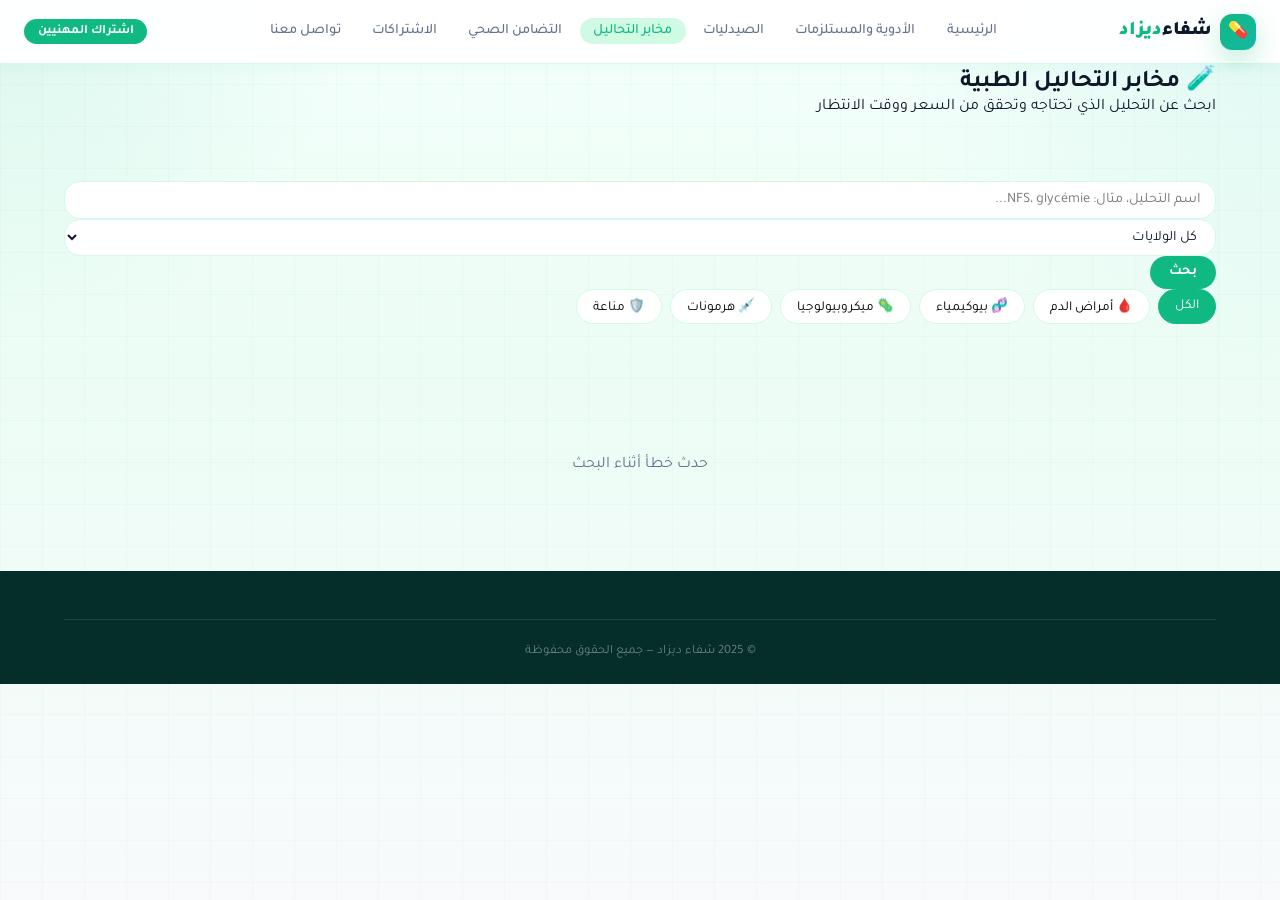
<file: shifaa_dizad/frontend/pages/labs.html>
<!DOCTYPE html>
<html lang="ar" dir="rtl">
<head>
  <meta charset="UTF-8">
  <meta name="viewport" content="width=device-width, initial-scale=1.0">
  <title>مخابر التحاليل — شفاء ديزاد</title>
  <link rel="stylesheet" href="../css/main.css">
  <link rel="stylesheet" href="../css/search.css">
  <style>
    .lab-card {
      background: white;
      border: 1.5px solid var(--border);
      border-radius: var(--radius-lg);
      padding: 1.25rem;
      display: flex;
      gap: 1rem;
      align-items: flex-start;
      margin-bottom: 1rem;
      transition: box-shadow var(--transition), border-color var(--transition);
    }
    .lab-card:hover { box-shadow: var(--shadow-md); border-color: var(--primary); }
    .lab-icon { font-size: 2rem; min-width: 3rem; text-align: center; }
    .lab-info { flex: 1; }
    .lab-name { font-weight: 800; font-size: 1rem; color: var(--text); }
    .lab-name-ar { font-size: 0.85rem; color: var(--muted); margin-bottom: 0.4rem; }
    .analysis-name { font-weight: 700; font-size: 1rem; color: var(--primary); }
    .analysis-name-ar { font-size: 0.85rem; color: var(--muted); }
    .lab-meta { display: flex; flex-wrap: wrap; gap: 0.5rem; margin-top: 0.5rem; font-size: 0.82rem; color: var(--muted); }
    .lab-meta span { display: flex; align-items: center; gap: 0.25rem; }
    .lab-right { display: flex; flex-direction: column; align-items: flex-end; gap: 0.5rem; min-width: 120px; }
    .price-tag { font-size: 1.2rem; font-weight: 900; color: var(--text); }
    .price-label { font-size: 0.72rem; color: var(--muted); }
    .prep-time { font-size: 0.78rem; color: var(--muted); text-align: center; }
    .status-open  { color: #16a34a; font-weight: 700; font-size: 0.8rem; }
    .status-closed { color: #dc2626; font-weight: 700; font-size: 0.8rem; }
    .cat-filters { display: flex; flex-wrap: wrap; gap: 0.5rem; margin-bottom: 1.25rem; }
    .cat-btn { padding: 0.4rem 1rem; border-radius: 9999px; border: 1.5px solid var(--border); background: white; font-family: var(--font); font-size: 0.85rem; cursor: pointer; transition: all var(--transition); }
    .cat-btn.active, .cat-btn:hover { background: var(--primary); color: white; border-color: var(--primary); }
  </style>
</head>
<body>

<nav class="navbar">
  <a href="../index.html" class="navbar-brand">
    <div class="logo-icon">💊</div>
    <span>شفاء<span style="color:var(--primary)">ديزاد</span></span>
  </a>
  <ul class="navbar-links">
    <li><a href="../index.html">الرئيسية</a></li>
    <li><a href="search.html">الأدوية والمستلزمات</a></li>
    <li><a href="pharmacies.html">الصيدليات</a></li>
    <li><a href="labs.html" class="active">مخابر التحاليل</a></li>
    <li><a href="donations.html">التضامن الصحي</a></li>
    <li><a href="pricing.html">الاشتراكات</a></li>
    <li><a href="contact.html">تواصل معنا</a></li>
  </ul>
  <div class="navbar-actions">
    <a href="pricing.html" class="btn btn-primary btn-sm">اشتراك المهنيين</a>
  </div>
  <button class="navbar-toggle" id="navbar-toggle"><span></span><span></span><span></span></button>
</nav>
<div class="mobile-menu" id="mobile-menu">
  <a href="../index.html">🏠 الرئيسية</a>
  <a href="search.html">🔍 الأدوية والمستلزمات</a>
  <a href="pharmacies.html">🏥 الصيدليات</a>
  <a href="labs.html">🧪 مخابر التحاليل</a>
  <a href="donations.html">🎁 التضامن الصحي</a>
  <a href="pricing.html">💳 الاشتراكات</a>
</div>

<section class="page-hero">
  <div class="container">
    <h1>🧪 مخابر التحاليل الطبية</h1>
    <p>ابحث عن التحليل الذي تحتاجه وتحقق من السعر ووقت الانتظار</p>
  </div>
</section>

<section class="section" style="padding-bottom:0">
  <div class="container">
    <form id="lab-search-form" class="search-filters">
      <input type="text" id="lab-query" class="input" placeholder="اسم التحليل، مثال: NFS، glycémie..." autocomplete="off">
      <select id="lab-wilaya" class="input">
        <option value="">كل الولايات</option>
      </select>
      <button type="submit" class="btn btn-primary">بحث</button>
    </form>

    <div class="cat-filters" id="lab-cat-filters">
      <button class="cat-btn active" data-cat="">الكل</button>
      <button class="cat-btn" data-cat="hematologie">🩸 أمراض الدم</button>
      <button class="cat-btn" data-cat="biochimie">🧬 بيوكيمياء</button>
      <button class="cat-btn" data-cat="microbiologie">🦠 ميكروبيولوجيا</button>
      <button class="cat-btn" data-cat="hormonologie">💉 هرمونات</button>
      <button class="cat-btn" data-cat="immunologie">🛡️ مناعة</button>
    </div>
  </div>
</section>

<section class="section">
  <div class="container">
    <div class="results-header">
      <span id="lab-results-count" class="results-count"></span>
    </div>
    <div id="lab-results">
      <div class="spinner" style="margin:2rem auto"></div>
    </div>
  </div>
</section>

<footer class="footer">
  <div class="container">
    <div class="footer-bottom">© 2025 شفاء ديزاد — جميع الحقوق محفوظة</div>
  </div>
</footer>

<script src="../js/config.js"></script>
<script src="../js/api.js"></script>
<script src="../js/main.js"></script>
<script src="../js/labs.js"></script>
</body>
</html>
</file>
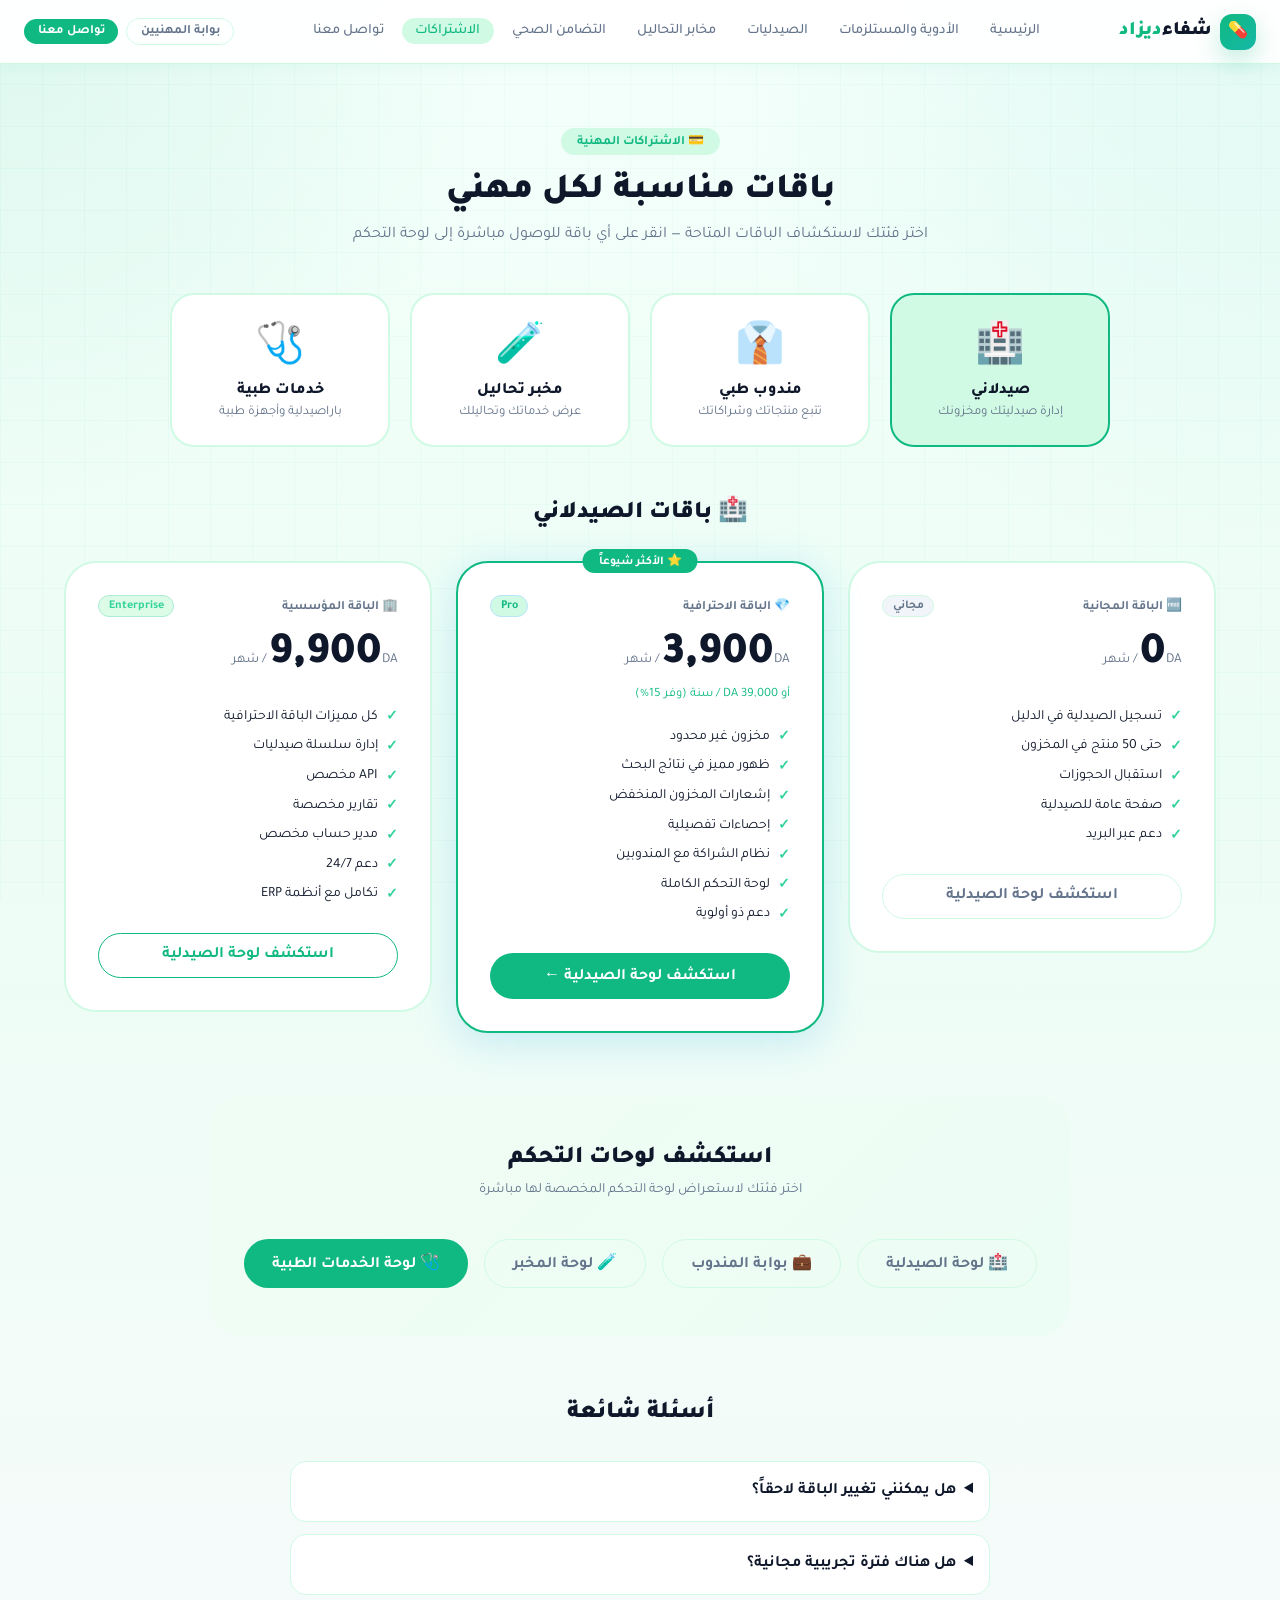
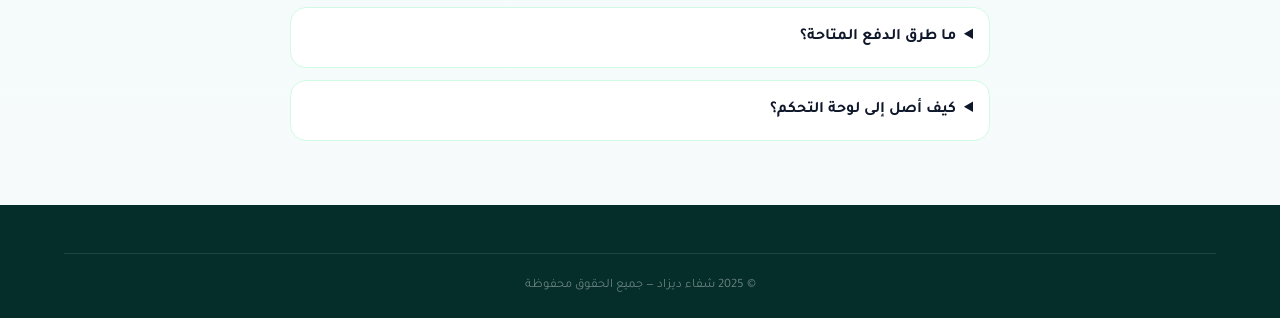
<file: shifaa_dizad/frontend/pages/pricing.html>
<!DOCTYPE html>
<html lang="ar" dir="rtl">
<head>
  <meta charset="UTF-8">
  <meta name="viewport" content="width=device-width, initial-scale=1.0">
  <title>الاشتراكات — شفاء ديزاد</title>
  <link rel="stylesheet" href="../css/main.css">
  <link rel="stylesheet" href="../css/pricing.css">
</head>
<body>

<nav class="navbar">
  <a href="../index.html" class="navbar-brand">
    <div class="logo-icon">💊</div>
    <span>شفاء<span style="color:var(--primary)">ديزاد</span></span>
  </a>
  <ul class="navbar-links">
    <li><a href="../index.html">الرئيسية</a></li>
    <li><a href="search.html">الأدوية والمستلزمات</a></li>
    <li><a href="pharmacies.html">الصيدليات</a></li>
    <li><a href="labs.html">مخابر التحاليل</a></li>
    <li><a href="donations.html">التضامن الصحي</a></li>
    <li><a href="pricing.html" class="active">الاشتراكات</a></li>
    <li><a href="contact.html">تواصل معنا</a></li>
  </ul>
  <div class="navbar-actions">
    <a href="professional/professional-portal.html" class="btn btn-ghost btn-sm">بوابة المهنيين</a>
    <a href="contact.html" class="btn btn-primary btn-sm">تواصل معنا</a>
  </div>
  <button class="navbar-toggle" id="navbar-toggle"><span></span><span></span><span></span></button>
</nav>
<div class="mobile-menu" id="mobile-menu">
  <a href="../index.html">🏠 الرئيسية</a>
  <a href="search.html">🔍 الأدوية والمستلزمات</a>
  <a href="pharmacies.html">🏥 الصيدليات</a>
  <a href="labs.html">🧪 مخابر التحاليل</a>
  <a href="donations.html">🎁 التضامن الصحي</a>
  <a href="pricing.html">💳 الاشتراكات</a>
  <a href="contact.html">📞 تواصل معنا</a>
</div>

<div class="pricing-page">
  <div class="container">
    <div class="pricing-header animate-up">
      <div class="label">💳 الاشتراكات المهنية</div>
      <h1>باقات مناسبة لكل مهني</h1>
      <p>اختر فئتك لاستكشاف الباقات المتاحة — انقر على أي باقة للوصول مباشرة إلى لوحة التحكم</p>
    </div>

    <!-- Role Selection -->
    <div id="role-selector" style="display:flex;gap:1.25rem;justify-content:center;flex-wrap:wrap;margin-bottom:3rem">
      <button class="role-btn" data-role="pharmacy" onclick="showRole('pharmacy')" style="flex:1;min-width:160px;max-width:220px;padding:1.5rem 1rem;border:2px solid var(--border);border-radius:var(--radius-lg);background:white;cursor:pointer;text-align:center;transition:all 0.2s;font-family:var(--font)">
        <div style="font-size:2.5rem;margin-bottom:0.5rem">🏥</div>
        <div style="font-weight:800;font-size:1rem;color:var(--text)">صيدلاني</div>
        <div style="font-size:0.82rem;color:var(--muted);margin-top:0.25rem">إدارة صيدليتك ومخزونك</div>
      </button>
      <button class="role-btn" data-role="medrep" onclick="showRole('medrep')" style="flex:1;min-width:160px;max-width:220px;padding:1.5rem 1rem;border:2px solid var(--border);border-radius:var(--radius-lg);background:white;cursor:pointer;text-align:center;transition:all 0.2s;font-family:var(--font)">
        <div style="font-size:2.5rem;margin-bottom:0.5rem">👔</div>
        <div style="font-weight:800;font-size:1rem;color:var(--text)">مندوب طبي</div>
        <div style="font-size:0.82rem;color:var(--muted);margin-top:0.25rem">تتبع منتجاتك وشراكاتك</div>
      </button>
      <button class="role-btn" data-role="lab" onclick="showRole('lab')" style="flex:1;min-width:160px;max-width:220px;padding:1.5rem 1rem;border:2px solid var(--border);border-radius:var(--radius-lg);background:white;cursor:pointer;text-align:center;transition:all 0.2s;font-family:var(--font)">
        <div style="font-size:2.5rem;margin-bottom:0.5rem">🧪</div>
        <div style="font-weight:800;font-size:1rem;color:var(--text)">مخبر تحاليل</div>
        <div style="font-size:0.82rem;color:var(--muted);margin-top:0.25rem">عرض خدماتك وتحاليلك</div>
      </button>
      <button class="role-btn" data-role="medservices" onclick="showRole('medservices')" style="flex:1;min-width:160px;max-width:220px;padding:1.5rem 1rem;border:2px solid var(--border);border-radius:var(--radius-lg);background:white;cursor:pointer;text-align:center;transition:all 0.2s;font-family:var(--font)">
        <div style="font-size:2.5rem;margin-bottom:0.5rem">🩺</div>
        <div style="font-weight:800;font-size:1rem;color:var(--text)">خدمات طبية</div>
        <div style="font-size:0.82rem;color:var(--muted);margin-top:0.25rem">باراصيدلية وأجهزة طبية</div>
      </button>
    </div>

    <!-- Pharmacy Plans -->
    <div id="plans-pharmacy" class="plans-section" style="display:none">
      <h2 style="text-align:center;font-weight:900;margin-bottom:2rem">🏥 باقات الصيدلاني</h2>
      <div class="pricing-grid">
        <div class="pricing-card animate-up anim-delay-1">
          <div class="pricing-plan"><span>🆓 الباقة المجانية</span><span class="badge badge-muted">مجاني</span></div>
          <div class="pricing-price"><strong>0</strong><span>DA / شهر</span></div>
          <ul class="pricing-features">
            <li>تسجيل الصيدلية في الدليل</li>
            <li>حتى 50 منتج في المخزون</li>
            <li>استقبال الحجوزات</li>
            <li>صفحة عامة للصيدلية</li>
            <li>دعم عبر البريد</li>
          </ul>
          <a href="professional/pharmacy-dashboard.html" class="btn btn-ghost btn-lg">استكشف لوحة الصيدلية</a>
        </div>
        <div class="pricing-card featured animate-up anim-delay-2">
          <div class="pricing-popular">⭐ الأكثر شيوعاً</div>
          <div class="pricing-plan"><span>💎 الباقة الاحترافية</span><span class="badge badge-primary">Pro</span></div>
          <div class="pricing-price">
            <div><strong>3,900</strong><span>DA / شهر</span></div>
            <div style="font-size:0.8rem;color:var(--primary);margin-top:0.25rem">أو 39,000 DA / سنة (وفر 15%)</div>
          </div>
          <ul class="pricing-features">
            <li>مخزون غير محدود</li>
            <li>ظهور مميز في نتائج البحث</li>
            <li>إشعارات المخزون المنخفض</li>
            <li>إحصاءات تفصيلية</li>
            <li>نظام الشراكة مع المندوبين</li>
            <li>لوحة التحكم الكاملة</li>
            <li>دعم ذو أولوية</li>
          </ul>
          <a href="professional/pharmacy-dashboard.html" class="btn btn-primary btn-lg">استكشف لوحة الصيدلية ←</a>
        </div>
        <div class="pricing-card animate-up anim-delay-3">
          <div class="pricing-plan"><span>🏢 الباقة المؤسسية</span><span class="badge badge-secondary">Enterprise</span></div>
          <div class="pricing-price"><strong>9,900</strong><span>DA / شهر</span></div>
          <ul class="pricing-features">
            <li>كل مميزات الباقة الاحترافية</li>
            <li>إدارة سلسلة صيدليات</li>
            <li>API مخصص</li>
            <li>تقارير مخصصة</li>
            <li>مدير حساب مخصص</li>
            <li>دعم 24/7</li>
            <li>تكامل مع أنظمة ERP</li>
          </ul>
          <a href="professional/pharmacy-dashboard.html" class="btn btn-outline btn-lg">استكشف لوحة الصيدلية</a>
        </div>
      </div>
    </div>

    <!-- Med Rep Plans -->
    <div id="plans-medrep" class="plans-section" style="display:none">
      <h2 style="text-align:center;font-weight:900;margin-bottom:2rem">👔 باقات المندوب الطبي</h2>
      <div class="pricing-grid">
        <div class="pricing-card animate-up anim-delay-1">
          <div class="pricing-plan"><span>🆓 الباقة المجانية</span><span class="badge badge-muted">مجاني</span></div>
          <div class="pricing-price"><strong>0</strong><span>DA / شهر</span></div>
          <ul class="pricing-features">
            <li>ملف مندوب في الدليل</li>
            <li>ربط بصيدليتين شريكتين</li>
            <li>تنبيهات سوق محدودة</li>
            <li>دعم عبر البريد</li>
          </ul>
          <a href="professional/medrep-dashboard.html" class="btn btn-ghost btn-lg">استكشف بوابة المندوب</a>
        </div>
        <div class="pricing-card featured animate-up anim-delay-2">
          <div class="pricing-popular">💰 الأكثر طلباً</div>
          <div class="pricing-plan"><span>📅 الباقة الشهرية</span><span class="badge badge-muted">شهري</span></div>
          <div class="pricing-price"><strong>2,500</strong><span>DA / شهر</span></div>
          <ul class="pricing-features">
            <li>بوابة المندوب الطبي الكاملة</li>
            <li>متابعة مخزون المنتجات</li>
            <li>إدارة الشراكات مع الصيدليات</li>
            <li>تنبيهات المخزون المنخفض</li>
            <li>طلبات إعادة التموين</li>
            <li>إحصاءات المبيعات</li>
          </ul>
          <a href="professional/medrep-dashboard.html" class="btn btn-primary btn-lg">استكشف بوابة المندوب ←</a>
        </div>
        <div class="pricing-card animate-up anim-delay-3">
          <div class="pricing-popular" style="background:var(--primary)">📆 وفر أكثر</div>
          <div class="pricing-plan"><span>📆 الباقة السنوية</span><span class="badge badge-primary">سنوي</span></div>
          <div class="pricing-price">
            <div><strong>25,000</strong><span>DA / سنة</span></div>
            <div style="font-size:0.8rem;color:var(--primary);margin-top:0.25rem">وفر 5,000 DA مقارنة بالشهري</div>
          </div>
          <ul class="pricing-features">
            <li>كل مميزات الباقة الشهرية</li>
            <li>تقارير سنوية تفصيلية</li>
            <li>دعم ذو أولوية</li>
            <li>تدريب مجاني على المنصة</li>
            <li>خصم 17% عن الدفع الشهري</li>
          </ul>
          <a href="professional/medrep-dashboard.html" class="btn btn-outline btn-lg">استكشف بوابة المندوب</a>
        </div>
      </div>
    </div>

    <!-- Lab Plans -->
    <div id="plans-lab" class="plans-section" style="display:none">
      <h2 style="text-align:center;font-weight:900;margin-bottom:2rem">🧪 باقات مخابر التحاليل</h2>
      <div class="pricing-grid">
        <div class="pricing-card animate-up anim-delay-1">
          <div class="pricing-plan"><span>🆓 Freemium</span><span class="badge badge-muted">مجاني</span></div>
          <div class="pricing-price"><strong>0</strong><span>DA / شهر</span></div>
          <ul class="pricing-features">
            <li>تسجيل المخبر في الدليل</li>
            <li>عرض حتى 10 تحاليل</li>
            <li>معلومات الاتصال والموقع</li>
            <li>رابط الخريطة</li>
            <li>تقييمات المرضى</li>
          </ul>
          <a href="professional/laboratory-dashboard.html" class="btn btn-ghost btn-lg">استكشف لوحة المخبر</a>
        </div>
        <div class="pricing-card featured animate-up anim-delay-2">
          <div class="pricing-popular">⭐ الأكثر طلباً</div>
          <div class="pricing-plan"><span>💎 Premium</span><span class="badge badge-primary">مميز</span></div>
          <div class="pricing-price">
            <div><strong>4,500</strong><span>DA / شهر</span></div>
            <div style="font-size:0.8rem;color:var(--primary);margin-top:0.25rem">أو 45,000 DA / سنة (وفر شهرين)</div>
          </div>
          <ul class="pricing-features">
            <li>تحاليل غير محدودة</li>
            <li>ظهور مميز في نتائج البحث</li>
            <li>إحصاءات المشاهدات</li>
            <li>إدارة المواعيد</li>
            <li>إشعارات النتائج للمرضى</li>
            <li>دعم ذو أولوية</li>
          </ul>
          <a href="professional/laboratory-dashboard.html" class="btn btn-primary btn-lg">استكشف لوحة المخبر ←</a>
        </div>
        <div class="pricing-card animate-up anim-delay-3">
          <div class="pricing-plan"><span>🏢 Enterprise</span><span class="badge badge-secondary">مؤسسي</span></div>
          <div class="pricing-price"><strong>8,500</strong><span>DA / شهر</span></div>
          <ul class="pricing-features">
            <li>كل مميزات الباقة المميزة</li>
            <li>إدارة شبكة مخابر</li>
            <li>تقارير وتحليلات متقدمة</li>
            <li>API مخصص للتكامل</li>
            <li>مدير حساب مخصص</li>
            <li>دعم 24/7</li>
          </ul>
          <a href="professional/laboratory-dashboard.html" class="btn btn-outline btn-lg">استكشف لوحة المخبر</a>
        </div>
      </div>
    </div>

    <!-- Medical Services Plans -->
    <div id="plans-medservices" class="plans-section" style="display:none">
      <h2 style="text-align:center;font-weight:900;margin-bottom:2rem">🩺 باقات الخدمات الطبية</h2>
      <p style="text-align:center;color:var(--muted);font-size:.875rem;margin-bottom:2rem">باراصيدلية · موردو الأجهزة الطبية · أجهزة تقويمية · رعاية منزلية · كينيزيولوجيا</p>
      <div class="pricing-grid">
        <div class="pricing-card animate-up anim-delay-1">
          <div class="pricing-plan"><span>🆓 الباقة المجانية</span><span class="badge badge-muted">مجاني</span></div>
          <div class="pricing-price"><strong>0</strong><span>DA / شهر</span></div>
          <ul class="pricing-features">
            <li>تسجيل الخدمة في الدليل</li>
            <li>عرض حتى 15 منتج أو خدمة</li>
            <li>معلومات الاتصال والموقع</li>
            <li>صفحة عامة للخدمة</li>
            <li>دعم عبر البريد</li>
          </ul>
          <a href="professional/medical-services-dashboard.html" class="btn btn-ghost btn-lg">استكشف لوحة الخدمات</a>
        </div>
        <div class="pricing-card featured animate-up anim-delay-2">
          <div class="pricing-popular">⭐ الأكثر شيوعاً</div>
          <div class="pricing-plan"><span>💎 الباقة الاحترافية</span><span class="badge badge-primary">Pro</span></div>
          <div class="pricing-price">
            <div><strong>4,200</strong><span>DA / شهر</span></div>
            <div style="font-size:0.8rem;color:var(--primary);margin-top:0.25rem">أو 42,000 DA / سنة (وفر 15%)</div>
          </div>
          <ul class="pricing-features">
            <li>منتجات وخدمات غير محدودة</li>
            <li>ظهور مميز في نتائج البحث</li>
            <li>إدارة الطلبات والحجوزات</li>
            <li>إحصاءات تفصيلية</li>
            <li>لوحة التحكم الكاملة</li>
            <li>دعم ذو أولوية</li>
            <li>فترة تجريبية 14 يوم</li>
          </ul>
          <a href="professional/medical-services-dashboard.html" class="btn btn-primary btn-lg">استكشف لوحة الخدمات ←</a>
        </div>
        <div class="pricing-card animate-up anim-delay-3">
          <div class="pricing-plan"><span>🏢 الباقة المؤسسية</span><span class="badge badge-secondary">Enterprise</span></div>
          <div class="pricing-price"><strong>10,500</strong><span>DA / شهر</span></div>
          <ul class="pricing-features">
            <li>كل مميزات الباقة الاحترافية</li>
            <li>إدارة شبكة فروع</li>
            <li>API مخصص</li>
            <li>تقارير وتحليلات متقدمة</li>
            <li>مدير حساب مخصص</li>
            <li>دعم 24/7</li>
            <li>تكامل مع أنظمة ERP</li>
          </ul>
          <a href="professional/medical-services-dashboard.html" class="btn btn-outline btn-lg">استكشف لوحة الخدمات</a>
        </div>
      </div>
    </div>

    <!-- Dashboard Preview CTA -->
    <div style="max-width:860px;margin:4rem auto 0;background:linear-gradient(135deg,#f0fdf4,#ecfdf5);border-radius:var(--radius-xl);padding:3rem 2rem;text-align:center">
      <h2 style="font-weight:900;margin-bottom:.5rem">استكشف لوحات التحكم</h2>
      <p style="color:var(--muted);font-size:.875rem;margin-bottom:2.5rem">اختر فئتك لاستعراض لوحة التحكم المخصصة لها مباشرة</p>
      <div style="display:flex;gap:1rem;justify-content:center;flex-wrap:wrap">
        <a href="professional/pharmacy-dashboard.html" class="btn btn-ghost btn-lg">🏥 لوحة الصيدلية</a>
        <a href="professional/medrep-dashboard.html" class="btn btn-ghost btn-lg">💼 بوابة المندوب</a>
        <a href="professional/laboratory-dashboard.html" class="btn btn-ghost btn-lg">🧪 لوحة المخبر</a>
        <a href="professional/medical-services-dashboard.html" class="btn btn-primary btn-lg">🩺 لوحة الخدمات الطبية</a>
      </div>
    </div>

    <!-- FAQ -->
    <div style="max-width:700px;margin:4rem auto 0">
      <h2 style="text-align:center;font-weight:900;margin-bottom:2rem">أسئلة شائعة</h2>
      <details style="background:white;border:1px solid var(--border);border-radius:var(--radius);padding:1rem;margin-bottom:0.75rem">
        <summary style="cursor:pointer;font-weight:600;padding:0.25rem 0">هل يمكنني تغيير الباقة لاحقاً؟</summary>
        <p style="color:var(--muted);font-size:0.875rem;margin-top:0.75rem;line-height:1.7">نعم، يمكنك الترقية أو التخفيض في أي وقت عبر التواصل مع فريق الدعم.</p>
      </details>
      <details style="background:white;border:1px solid var(--border);border-radius:var(--radius);padding:1rem;margin-bottom:0.75rem">
        <summary style="cursor:pointer;font-weight:600;padding:0.25rem 0">هل هناك فترة تجريبية مجانية؟</summary>
        <p style="color:var(--muted);font-size:0.875rem;margin-top:0.75rem;line-height:1.7">نعم، تأتي الباقات المدفوعة مع 14 يوماً تجريبية مجانية.</p>
      </details>
      <details style="background:white;border:1px solid var(--border);border-radius:var(--radius);padding:1rem;margin-bottom:0.75rem">
        <summary style="cursor:pointer;font-weight:600;padding:0.25rem 0">ما طرق الدفع المتاحة؟</summary>
        <p style="color:var(--muted);font-size:0.875rem;margin-top:0.75rem;line-height:1.7">نقبل التحويل البنكي، CCP، وبطاقات Dahabia، وEdahabia.</p>
      </details>
      <details style="background:white;border:1px solid var(--border);border-radius:var(--radius);padding:1rem">
        <summary style="cursor:pointer;font-weight:600;padding:0.25rem 0">كيف أصل إلى لوحة التحكم؟</summary>
        <p style="color:var(--muted);font-size:0.875rem;margin-top:0.75rem;line-height:1.7">انقر على أي باقة من باقات فئتك المهنية للوصول مباشرة إلى لوحة التحكم المخصصة لها.</p>
      </details>
    </div>
  </div>
</div>

<script>
function showRole(role) {
  document.querySelectorAll('.plans-section').forEach(s => s.style.display = 'none');
  document.querySelectorAll('.role-btn').forEach(b => {
    b.style.borderColor = b.dataset.role === role ? 'var(--primary)' : 'var(--border)';
    b.style.background  = b.dataset.role === role ? 'var(--primary-light)' : 'white';
  });
  const el = document.getElementById('plans-' + role);
  if (el) { el.style.display = 'block'; el.scrollIntoView({ behavior:'smooth', block:'nearest' }); }
}
document.addEventListener('DOMContentLoaded', () => {
  const params = new URLSearchParams(window.location.search);
  const role = params.get('role') || window.location.hash.replace('#','') || 'pharmacy';
  showRole(role);
});
</script>

<footer class="footer">
  <div class="container">
    <div class="footer-bottom">© 2025 شفاء ديزاد — جميع الحقوق محفوظة</div>
  </div>
</footer>

<script src="../js/config.js"></script>
<script src="../js/api.js"></script>
<script src="../js/main.js"></script>
</body>
</html>
</file>
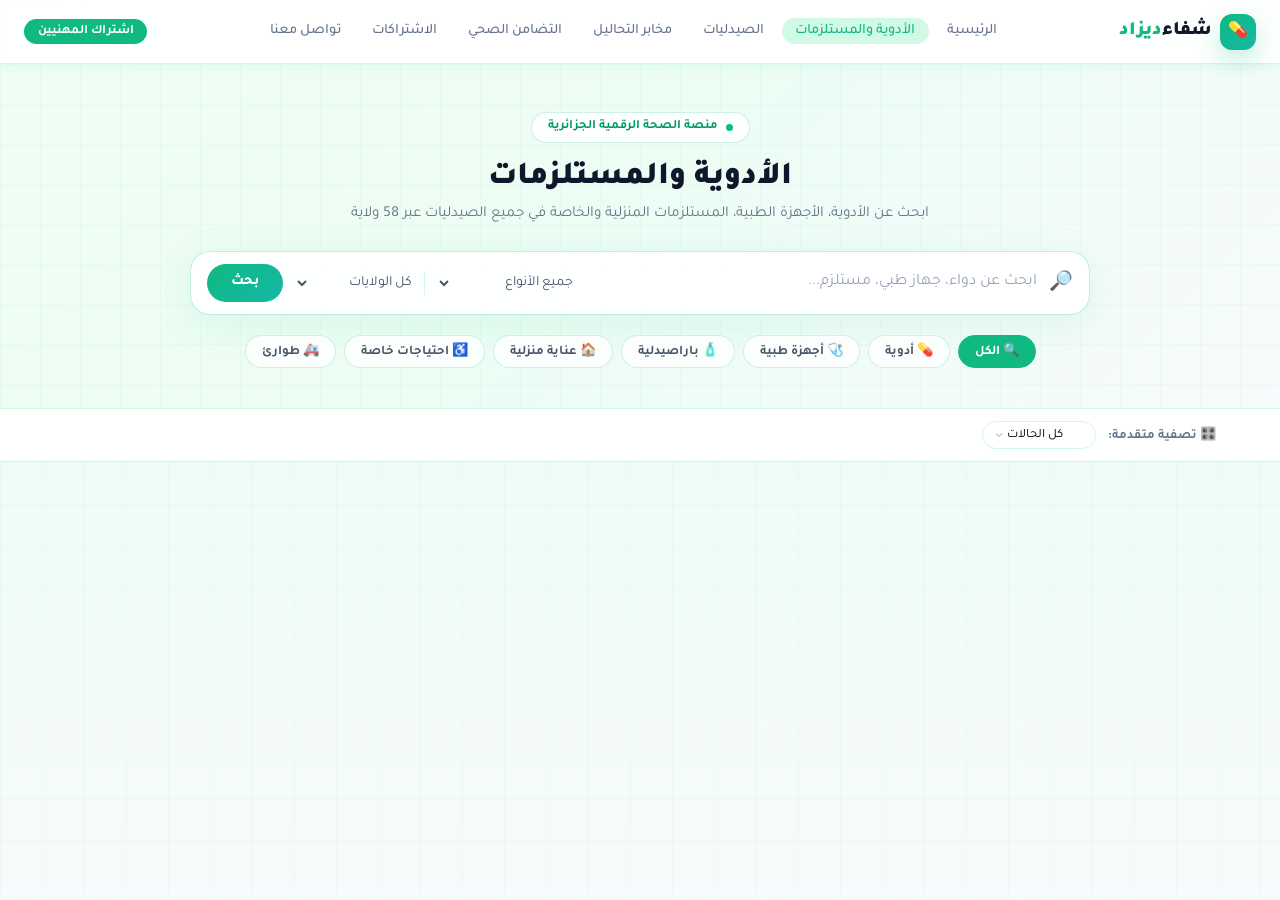
<file: shifaa_dizad/frontend/pages/search.html>
<!DOCTYPE html>
<html lang="ar" dir="rtl">
<head>
  <meta charset="UTF-8">
  <meta name="viewport" content="width=device-width, initial-scale=1.0">
  <title>الأدوية والمستلزمات — شفاء ديزاد</title>
  <link rel="stylesheet" href="../css/main.css">
  <link rel="stylesheet" href="../css/search.css">
</head>
<body>

<!-- Navbar -->
<nav class="navbar">
  <a href="../index.html" class="navbar-brand">
    <div class="logo-icon">💊</div>
    <span>شفاء<span style="color:var(--primary)">ديزاد</span></span>
  </a>
  <ul class="navbar-links">
    <li><a href="../index.html">الرئيسية</a></li>
    <li><a href="search.html" class="active">الأدوية والمستلزمات</a></li>
    <li><a href="pharmacies.html">الصيدليات</a></li>
    <li><a href="labs.html">مخابر التحاليل</a></li>
    <li><a href="donations.html">التضامن الصحي</a></li>
    <li><a href="pricing.html">الاشتراكات</a></li>
    <li><a href="contact.html">تواصل معنا</a></li>
  </ul>
  <div class="navbar-actions">
    <a href="pricing.html" class="btn btn-primary btn-sm">اشتراك المهنيين</a>
  </div>
  <button class="navbar-toggle" id="navbar-toggle" aria-label="القائمة">
    <span></span><span></span><span></span>
  </button>
</nav>

<div class="mobile-menu" id="mobile-menu">
  <a href="../index.html">🏠 الرئيسية</a>
  <a href="search.html">🔍 الأدوية والمستلزمات</a>
  <a href="pharmacies.html">🏥 الصيدليات</a>
  <a href="labs.html">🧪 مخابر التحاليل</a>
  <a href="donations.html">🎁 التضامن الصحي</a>
  <a href="pricing.html">💳 الاشتراكات</a>
  <a href="contact.html">📞 تواصل معنا</a>
</div>

<!-- Search header -->
<section class="search-page-hero">
  <div class="container">
    <div class="search-hero-content">
      <div class="search-hero-badge">
        <span class="search-hero-dot"></span>
        منصة الصحة الرقمية الجزائرية
      </div>
      <h1>الأدوية والمستلزمات</h1>
      <p>ابحث عن الأدوية، الأجهزة الطبية، المستلزمات المنزلية والخاصة في جميع الصيدليات عبر 58 ولاية</p>

      <!-- Main search bar -->
      <form id="search-form" class="search-main-bar">
        <div class="smb-icon">🔎</div>
        <input
          type="text"
          id="s-query"
          placeholder="ابحث عن دواء، جهاز طبي، مستلزم..."
          autocomplete="off"
        >
        <select id="s-type">
          <option value="">جميع الأنواع</option>
          <option value="medicine">💊 دواء</option>
          <option value="device">🩺 جهاز طبي</option>
          <option value="parapharmacy">🧴 باراصيدلية</option>
          <option value="home_care">🏠 عناية منزلية</option>
          <option value="special_needs">♿ احتياجات خاصة</option>
          <option value="emergency">🚑 طوارئ</option>
          <option value="cosmetic">💄 تجميل</option>
        </select>
        <select id="s-wilaya">
          <option value="">كل الولايات</option>
        </select>
        <button type="submit">بحث</button>
      </form>

      <!-- Quick filters -->
      <div class="search-quick-filters">
        <button class="sqf-btn active" data-type="" onclick="setCatFilter(this,'')">🔍 الكل</button>
        <button class="sqf-btn" data-type="medicine" onclick="setCatFilter(this,'medicine')">💊 أدوية</button>
        <button class="sqf-btn" data-type="device" onclick="setCatFilter(this,'device')">🩺 أجهزة طبية</button>
        <button class="sqf-btn" data-type="parapharmacy" onclick="setCatFilter(this,'parapharmacy')">🧴 باراصيدلية</button>
        <button class="sqf-btn" data-type="home_care" onclick="setCatFilter(this,'home_care')">🏠 عناية منزلية</button>
        <button class="sqf-btn" data-type="special_needs" onclick="setCatFilter(this,'special_needs')">♿ احتياجات خاصة</button>
        <button class="sqf-btn" data-type="emergency" onclick="setCatFilter(this,'emergency')">🚑 طوارئ</button>
      </div>
    </div>
  </div>
</section>

<!-- Advanced Filters Bar -->
<section style="background:white;border-bottom:1px solid var(--border);padding:.75rem 0">
  <div class="container">
    <div class="search-adv-filters">
      <div class="saf-label">🎛️ تصفية متقدمة:</div>
      <select id="s-availability" class="saf-select">
        <option value="">كل الحالات</option>
        <option value="available">✅ متوفر</option>
        <option value="limited">⚠️ محدود</option>
        <option value="unavailable">❌ غير متوفر</option>
      </select>
      <div class="saf-divider"></div>
      <div id="results-count-bar" class="saf-count"></div>
    </div>
  </div>
</section>

<style>
/* ── Search Page Hero ── */
.search-page-hero {
  background: linear-gradient(135deg, #f0fdf4, #ecfdf5, #f8fafc);
  border-bottom: 1px solid var(--border);
  padding: 3rem 1.5rem 2.5rem;
  position: relative;
  overflow: hidden;
}
.search-page-hero::before {
  content: '';
  position: absolute; inset: 0;
  background-image:
    linear-gradient(rgba(16,185,129,.04) 1px, transparent 1px),
    linear-gradient(90deg, rgba(16,185,129,.04) 1px, transparent 1px);
  background-size: 40px 40px;
  pointer-events: none;
}
.search-hero-content {
  position: relative; z-index: 1;
  max-width: 900px; margin: 0 auto; text-align: center;
}
.search-hero-badge {
  display: inline-flex; align-items: center; gap: .5rem;
  background: rgba(255,255,255,.85); backdrop-filter: blur(10px);
  border: 1px solid rgba(16,185,129,.2); border-radius: 999px;
  padding: .4rem 1rem; font-size: .8rem; font-weight: 700; color: #059669;
  margin-bottom: 1rem;
}
.search-hero-dot {
  width: 7px; height: 7px; background: #10b981; border-radius: 50%;
  animation: pulse 2s infinite;
}
.search-page-hero h1 {
  font-size: 2rem; font-weight: 900; color: #0f172a;
  margin-bottom: .5rem;
}
.search-page-hero p {
  font-size: .95rem; color: #64748b; margin-bottom: 1.75rem;
}

/* ── Main Search Bar ── */
.search-main-bar {
  display: flex; align-items: center; gap: .75rem;
  background: rgba(255,255,255,.95);
  border: 1.5px solid rgba(16,185,129,.25);
  border-radius: 20px;
  padding: .75rem 1rem;
  box-shadow: 0 10px 40px rgba(16,185,129,.1);
  flex-wrap: wrap;
  margin-bottom: 1.25rem;
}
.search-main-bar .smb-icon { font-size: 1.2rem; flex-shrink: 0; }
.search-main-bar input {
  flex: 1; min-width: 180px;
  border: none; outline: none;
  font-size: 1rem; font-family: var(--font);
  background: transparent; color: #0f172a;
}
.search-main-bar input::placeholder { color: #94a3b8; }
.search-main-bar select {
  border: none; outline: none; background: transparent;
  font-size: .875rem; font-family: var(--font); color: #475569;
  cursor: pointer; padding: .25rem .5rem;
  border-right: 1px solid var(--border);
  padding-left: 1rem; min-width: 130px;
}
.search-main-bar select:first-of-type { border-right: none; }
.search-main-bar button {
  background: linear-gradient(135deg, #10b981, #14b8a6);
  color: white; border: none;
  padding: .65rem 1.5rem; border-radius: 999px;
  font-weight: 800; font-size: .9rem;
  cursor: pointer; font-family: var(--font);
  transition: all .25s;
  white-space: nowrap;
}
.search-main-bar button:hover { transform: translateY(-1px); box-shadow: 0 6px 20px rgba(16,185,129,.3); }

/* ── Quick Filters ── */
.search-quick-filters {
  display: flex; gap: .5rem; flex-wrap: wrap; justify-content: center;
}
.sqf-btn {
  padding: .4rem 1rem; border-radius: 999px;
  border: 1.5px solid rgba(16,185,129,.2);
  background: rgba(255,255,255,.8); font-family: var(--font);
  font-size: .82rem; font-weight: 600; cursor: pointer;
  color: #475569; transition: all .2s;
}
.sqf-btn:hover { border-color: #10b981; color: #10b981; }
.sqf-btn.active { background: #10b981; color: white; border-color: #10b981; }

/* ── Advanced Filters Bar ── */
.search-adv-filters {
  display: flex; align-items: center; gap: .75rem; flex-wrap: wrap;
}
.saf-label { font-size: .82rem; font-weight: 700; color: #64748b; }
.saf-select {
  padding: .4rem 2rem .4rem .75rem; border-radius: 999px;
  border: 1.5px solid var(--border); font-family: var(--font);
  font-size: .82rem; background: white; cursor: pointer;
  appearance: none;
  background-image: url("data:image/svg+xml,%3Csvg xmlns='http://www.w3.org/2000/svg' width='12' height='12' viewBox='0 0 24 24' fill='none' stroke='%2394a3b8' stroke-width='2'%3E%3Cpath d='M6 9l6 6 6-6'/%3E%3C/svg%3E");
  background-repeat: no-repeat; background-position: left .6rem center;
  outline: none; transition: border-color .2s;
}
.saf-select:focus { border-color: #10b981; }
.saf-divider { flex: 1; }
.saf-count { font-size: .82rem; color: #64748b; font-weight: 600; }

/* ── Improved result cards ── */
.search-med-card {
  background: white;
  border: 1.5px solid var(--border);
  border-radius: 20px;
  padding: 1.25rem 1.5rem;
  display: flex; align-items: center; justify-content: space-between;
  gap: 1rem; flex-wrap: wrap;
  transition: all .25s;
  position: relative;
}
.search-med-card:hover {
  box-shadow: 0 8px 30px rgba(16,185,129,.1);
  border-color: rgba(16,185,129,.4);
  transform: translateY(-2px);
}
.medicine-list { display: flex; flex-direction: column; gap: .75rem; }

@media (max-width: 768px) {
  .search-main-bar { flex-direction: column; align-items: stretch; }
  .search-main-bar select { border-right: none; border-top: 1px solid var(--border); }
  .search-main-bar button { width: 100%; }
  .search-page-hero h1 { font-size: 1.6rem; }
}
@media (max-width: 480px) {
  .search-quick-filters { gap: .35rem; }
  .sqf-btn { font-size: .75rem; padding: .35rem .75rem; }
}
</style>

<!-- Results -->
<section class="section">
  <div class="container">
    <div class="results-header">
      <span id="results-count" class="results-count"></span>
    </div>
    <div id="results">
      <!-- populated by JS -->
    </div>
  </div>
</section>

<!-- Reservation Modal -->
<div class="modal-overlay hidden" id="reservation-modal">
  <div class="modal">
    <div class="modal-header">
      <h3 class="modal-title">حجز دواء</h3>
      <button class="modal-close" data-modal-close="reservation-modal">✕</button>
    </div>
    <div class="modal-body">
      <div class="modal-info-row">
        <span>الدواء:</span>
        <strong id="res-medicine-name">—</strong>
      </div>
      <div class="modal-info-row">
        <span>الصيدلية:</span>
        <strong id="res-pharmacy-name">—</strong>
      </div>
      <form id="res-form">
        <div class="form-group">
          <label class="form-label">الاسم الكامل *</label>
          <input type="text" id="res-patient-name" class="input" required placeholder="أدخل اسمك الكامل">
        </div>
        <div class="form-group">
          <label class="form-label">رقم الهاتف *</label>
          <input type="tel" id="res-patient-phone" class="input" required placeholder="05xxxxxxxx">
        </div>
        <div class="form-group">
          <label class="form-label">الكمية</label>
          <input type="number" id="res-qty" class="input" value="1" min="1" max="100">
        </div>
        <div class="form-group">
          <label class="form-label">ملاحظات (اختياري)</label>
          <textarea id="res-notes" class="input" rows="3" placeholder="أي معلومات إضافية..."></textarea>
        </div>
        <button type="submit" class="btn btn-primary" style="width:100%">تأكيد الحجز</button>
      </form>
    </div>
  </div>
</div>

<!-- Toast container (created by JS if missing, but good to have) -->
<div id="toast-container" class="toast-container"></div>

<!--
  ⚠️  Script load ORDER matters:
      1. config.js  — defines API_BASE, PHARMACY_ID, REP_ID
      2. api.js     — defines apiFetch / api object  (needs API_BASE)
      3. main.js    — defines helpers: showToast, openModal, closeModal, WILAYAS …
      4. search.js  — uses api, showToast, openModal, WILAYAS
-->
<script src="../js/config.js"></script>
<script src="../js/api.js"></script>
<script src="../js/main.js"></script>
<script src="../js/search.js"></script>

</body>
</html>
</file>
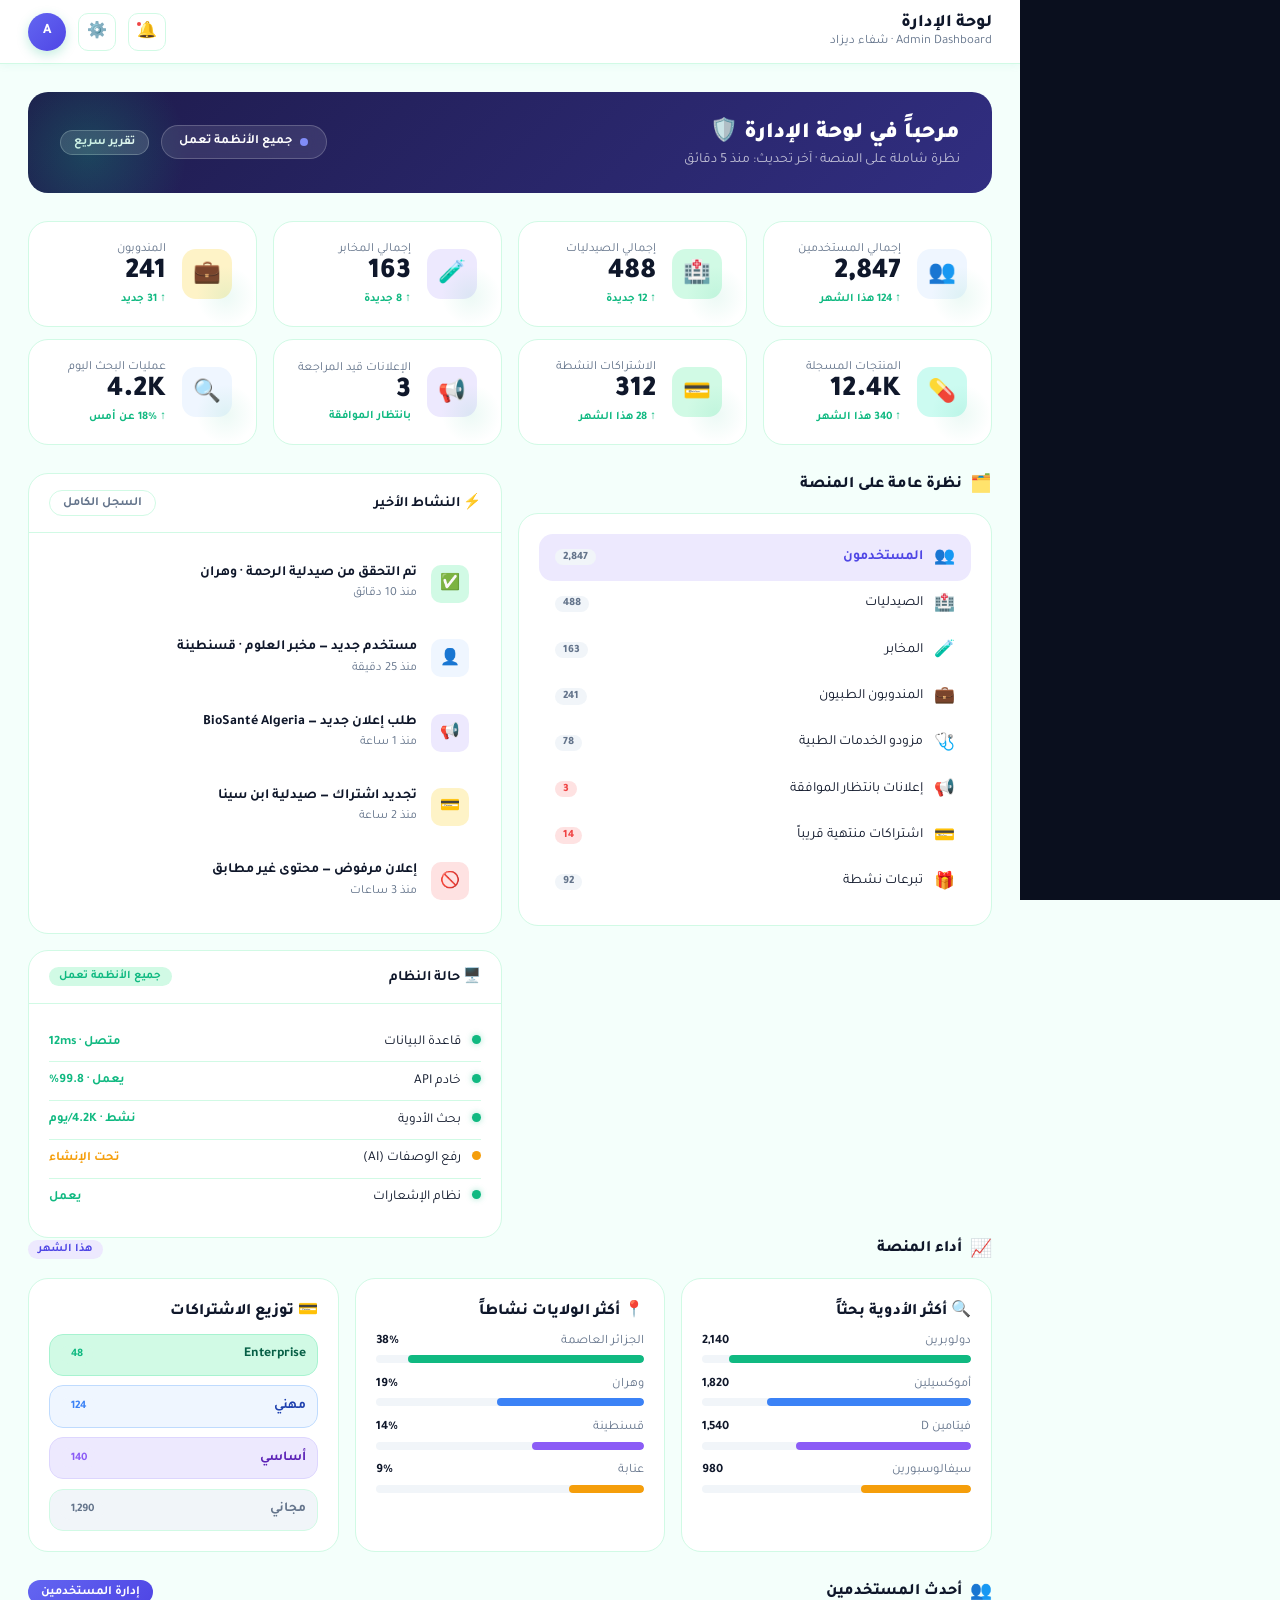
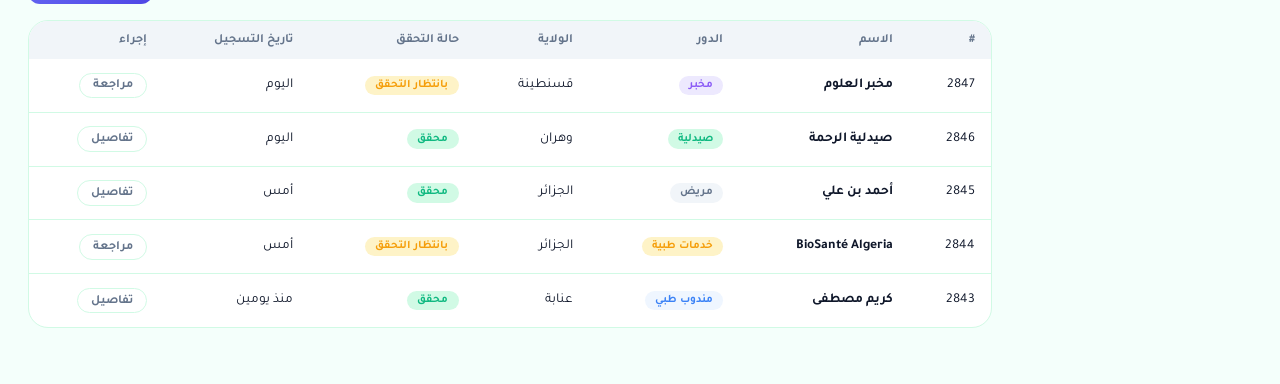
<file: shifaa_dizad/frontend/pages/admin/dashboard.html>
<!DOCTYPE html>
<html lang="ar" dir="rtl">
<head>
  <meta charset="UTF-8">
  <meta name="viewport" content="width=device-width, initial-scale=1.0">
  <title>لوحة الإدارة — شفاء ديزاد</title>
  <link rel="stylesheet" href="../../css/pro-dashboard.css">
  <style>
    :root { --sidebar-bg: #0a0f1e; }
    .pro-sidebar-brand .brand-logo { background: linear-gradient(135deg, #6366f1, #4f46e5); }
    .pro-sidebar-user .user-avatar { background: linear-gradient(135deg, #6366f1, #4f46e5); }
    .pro-topbar-avatar { background: linear-gradient(135deg, #6366f1, #4f46e5); }
    .pro-welcome { background: linear-gradient(135deg, #1e1b4b, #312e81); }
    .admin-section-btn { background: linear-gradient(135deg, #6366f1, #4f46e5); color: white; }

    /* Section menu items */
    .admin-menu-item {
      display: flex; align-items: center; justify-content: space-between;
      padding: .7rem 1rem;
      border-radius: var(--radius);
      cursor: pointer;
      transition: background var(--transition);
      font-size: .875rem;
    }
    .admin-menu-item:hover { background: var(--muted-bg); }
    .admin-menu-item.active { background: #ede9fe; color: #4f46e5; font-weight: 700; }
    .admin-menu-left { display: flex; align-items: center; gap: .65rem; }
    .admin-menu-icon { font-size: 1.05rem; width: 22px; text-align: center; }
    .admin-menu-count {
      background: var(--muted-bg); color: var(--muted);
      font-size: .7rem; font-weight: 800;
      padding: .1rem .5rem; border-radius: var(--radius-full);
    }
    .admin-menu-count.alert { background: var(--red-light); color: var(--red); }

    /* System status */
    .sys-status-item {
      display: flex; align-items: center; justify-content: space-between;
      padding: .65rem 0;
      border-bottom: 1px solid var(--border);
      font-size: .85rem;
    }
    .sys-status-item:last-child { border-bottom: none; }
    .sys-dot { width: 9px; height: 9px; border-radius: 50%; display: inline-block; margin-left: .5rem; }
    .sys-dot.ok     { background: #10b981; box-shadow: 0 0 6px rgba(16,185,129,.4); }
    .sys-dot.warn   { background: #f59e0b; }
    .sys-dot.error  { background: #ef4444; }
  </style>
</head>
<body>
<div class="pro-shell">

  <div class="pro-sidebar-overlay" id="sidebarOverlay" onclick="closeSidebar()"></div>

  <!-- Sidebar -->
  <aside class="pro-sidebar" id="sidebar">
    <div class="pro-sidebar-brand">
      <div class="brand-logo">🛡️</div>
      <div class="brand-text">
        <strong>شفاء ديزاد</strong>
        <span>لوحة الإدارة</span>
      </div>
    </div>

    <nav class="pro-sidebar-nav">
      <div class="pro-nav-label">الإدارة</div>
      <a class="pro-nav-item active" href="#">
        <span class="nav-icon">📊</span> Dashboard
      </a>
      <a class="pro-nav-item" href="#">
        <span class="nav-icon">👥</span> المستخدمون
      </a>
      <a class="pro-nav-item" href="#">
        <span class="nav-icon">🏥</span> الصيدليات
      </a>
      <a class="pro-nav-item" href="#">
        <span class="nav-icon">🧪</span> المخابر
      </a>
      <a class="pro-nav-item" href="#">
        <span class="nav-icon">💼</span> المندوبون الطبيون
      </a>
      <a class="pro-nav-item" href="#">
        <span class="nav-icon">🩺</span> الخدمات الطبية
      </a>
      <div class="pro-nav-label">الإيرادات والتسويق</div>
      <a class="pro-nav-item" href="#">
        <span class="nav-icon">📢</span> الإعلانات
        <span class="nav-badge" style="background:#6366f1">3</span>
      </a>
      <a class="pro-nav-item" href="#">
        <span class="nav-icon">💳</span> الاشتراكات
      </a>
      <div class="pro-nav-label">التقارير والنظام</div>
      <a class="pro-nav-item" href="#">
        <span class="nav-icon">📈</span> التحليلات
      </a>
      <a class="pro-nav-item" href="#">
        <span class="nav-icon">📋</span> التقارير
      </a>
      <a class="pro-nav-item" href="#">
        <span class="nav-icon">⚙️</span> إعدادات المنصة
      </a>
    </nav>

    <div class="pro-sidebar-footer">
      <div class="pro-sidebar-user">
        <div class="user-avatar">A</div>
        <div class="user-info">
          <strong>Admin</strong>
          <span>المدير العام</span>
        </div>
      </div>
    </div>
  </aside>

  <!-- Main -->
  <main class="pro-main">
    <header class="pro-topbar">
      <div class="pro-topbar-left">
        <button class="pro-topbar-menu-btn" onclick="toggleSidebar()">☰</button>
        <div>
          <h2>لوحة الإدارة</h2>
          <div class="pro-breadcrumb">Admin Dashboard · شفاء ديزاد</div>
        </div>
      </div>
      <div class="pro-topbar-right">
        <button class="pro-topbar-btn">🔔<span class="pro-topbar-notif-dot"></span></button>
        <button class="pro-topbar-btn">⚙️</button>
        <div class="pro-topbar-avatar" title="Admin">A</div>
      </div>
    </header>

    <div class="pro-content">

      <!-- Welcome -->
      <div class="pro-welcome">
        <div class="pro-welcome-text">
          <h2>مرحباً في لوحة الإدارة 🛡️</h2>
          <p>نظرة شاملة على المنصة · آخر تحديث: منذ 5 دقائق</p>
        </div>
        <div style="display:flex;gap:.75rem;flex-wrap:wrap;align-items:center">
          <div class="pro-welcome-badge">
            <span class="dot" style="background:#818cf8"></span> جميع الأنظمة تعمل
          </div>
          <button class="pro-btn pro-btn-sm" style="background:rgba(255,255,255,.15);color:white;border:1px solid rgba(255,255,255,.25)">تقرير سريع</button>
        </div>
      </div>

      <!-- Stats -->
      <div class="pro-stats">
        <div class="pro-stat-card">
          <div class="pro-stat-icon blue">👥</div>
          <div class="pro-stat-info">
            <p>إجمالي المستخدمين</p>
            <strong>2,847</strong>
            <small>↑ 124 هذا الشهر</small>
          </div>
        </div>
        <div class="pro-stat-card">
          <div class="pro-stat-icon green">🏥</div>
          <div class="pro-stat-info">
            <p>إجمالي الصيدليات</p>
            <strong>488</strong>
            <small>↑ 12 جديدة</small>
          </div>
        </div>
        <div class="pro-stat-card">
          <div class="pro-stat-icon purple">🧪</div>
          <div class="pro-stat-info">
            <p>إجمالي المخابر</p>
            <strong>163</strong>
            <small>↑ 8 جديدة</small>
          </div>
        </div>
        <div class="pro-stat-card">
          <div class="pro-stat-icon orange">💼</div>
          <div class="pro-stat-info">
            <p>المندوبون</p>
            <strong>241</strong>
            <small>↑ 31 جديد</small>
          </div>
        </div>
      </div>

      <!-- Second Stats Row -->
      <div class="pro-stats" style="margin-top:-1rem">
        <div class="pro-stat-card">
          <div class="pro-stat-icon teal">💊</div>
          <div class="pro-stat-info">
            <p>المنتجات المسجلة</p>
            <strong>12.4K</strong>
            <small>↑ 340 هذا الشهر</small>
          </div>
        </div>
        <div class="pro-stat-card">
          <div class="pro-stat-icon green">💳</div>
          <div class="pro-stat-info">
            <p>الاشتراكات النشطة</p>
            <strong>312</strong>
            <small>↑ 28 هذا الشهر</small>
          </div>
        </div>
        <div class="pro-stat-card">
          <div class="pro-stat-icon purple">📢</div>
          <div class="pro-stat-info">
            <p>الإعلانات قيد المراجعة</p>
            <strong>3</strong>
            <small>بانتظار الموافقة</small>
          </div>
        </div>
        <div class="pro-stat-card">
          <div class="pro-stat-icon blue">🔍</div>
          <div class="pro-stat-info">
            <p>عمليات البحث اليوم</p>
            <strong>4.2K</strong>
            <small>↑ 18% عن أمس</small>
          </div>
        </div>
      </div>

      <!-- Grid -->
      <div class="pro-grid-2">

        <!-- Platform Overview -->
        <div class="pro-section">
          <div class="pro-section-header">
            <div class="pro-section-title"><span class="icon">🗂️</span> نظرة عامة على المنصة</div>
          </div>
          <div class="pro-card">
            <div class="pro-card-body">
              <div class="admin-menu-item active">
                <div class="admin-menu-left"><span class="admin-menu-icon">👥</span> المستخدمون</div>
                <span class="admin-menu-count">2,847</span>
              </div>
              <div class="admin-menu-item">
                <div class="admin-menu-left"><span class="admin-menu-icon">🏥</span> الصيدليات</div>
                <span class="admin-menu-count">488</span>
              </div>
              <div class="admin-menu-item">
                <div class="admin-menu-left"><span class="admin-menu-icon">🧪</span> المخابر</div>
                <span class="admin-menu-count">163</span>
              </div>
              <div class="admin-menu-item">
                <div class="admin-menu-left"><span class="admin-menu-icon">💼</span> المندوبون الطبيون</div>
                <span class="admin-menu-count">241</span>
              </div>
              <div class="admin-menu-item">
                <div class="admin-menu-left"><span class="admin-menu-icon">🩺</span> مزودو الخدمات الطبية</div>
                <span class="admin-menu-count">78</span>
              </div>
              <div class="admin-menu-item">
                <div class="admin-menu-left"><span class="admin-menu-icon">📢</span> إعلانات بانتظار الموافقة</div>
                <span class="admin-menu-count alert">3</span>
              </div>
              <div class="admin-menu-item">
                <div class="admin-menu-left"><span class="admin-menu-icon">💳</span> اشتراكات منتهية قريباً</div>
                <span class="admin-menu-count alert">14</span>
              </div>
              <div class="admin-menu-item">
                <div class="admin-menu-left"><span class="admin-menu-icon">🎁</span> تبرعات نشطة</div>
                <span class="admin-menu-count">92</span>
              </div>
            </div>
          </div>
        </div>

        <!-- Recent Activity + System Status -->
        <div style="display:flex;flex-direction:column;gap:1rem;">

          <div class="pro-card">
            <div class="pro-card-header">
              <span>⚡ النشاط الأخير</span>
              <button class="pro-btn pro-btn-ghost pro-btn-sm">السجل الكامل</button>
            </div>
            <div class="pro-card-body">
              <div class="pro-activity-list">
                <div class="pro-activity-item">
                  <div class="pro-activity-icon green">✅</div>
                  <div class="pro-activity-text">
                    <strong>تم التحقق من صيدلية الرحمة · وهران</strong>
                    <span>منذ 10 دقائق</span>
                  </div>
                </div>
                <div class="pro-activity-item">
                  <div class="pro-activity-icon blue">👤</div>
                  <div class="pro-activity-text">
                    <strong>مستخدم جديد — مخبر العلوم · قسنطينة</strong>
                    <span>منذ 25 دقيقة</span>
                  </div>
                </div>
                <div class="pro-activity-item">
                  <div class="pro-activity-icon purple">📢</div>
                  <div class="pro-activity-text">
                    <strong>طلب إعلان جديد — BioSanté Algeria</strong>
                    <span>منذ 1 ساعة</span>
                  </div>
                </div>
                <div class="pro-activity-item">
                  <div class="pro-activity-icon orange">💳</div>
                  <div class="pro-activity-text">
                    <strong>تجديد اشتراك — صيدلية ابن سينا</strong>
                    <span>منذ 2 ساعة</span>
                  </div>
                </div>
                <div class="pro-activity-item">
                  <div class="pro-activity-icon red">🚫</div>
                  <div class="pro-activity-text">
                    <strong>إعلان مرفوض — محتوى غير مطابق</strong>
                    <span>منذ 3 ساعات</span>
                  </div>
                </div>
              </div>
            </div>
          </div>

          <!-- System Status -->
          <div class="pro-card">
            <div class="pro-card-header">
              <span>🖥️ حالة النظام</span>
              <span class="pro-badge green">جميع الأنظمة تعمل</span>
            </div>
            <div class="pro-card-body">
              <div class="sys-status-item">
                <span><span class="sys-dot ok"></span> قاعدة البيانات</span>
                <strong style="color:#10b981;font-size:.8rem">متصل · 12ms</strong>
              </div>
              <div class="sys-status-item">
                <span><span class="sys-dot ok"></span> خادم API</span>
                <strong style="color:#10b981;font-size:.8rem">يعمل · 99.8%</strong>
              </div>
              <div class="sys-status-item">
                <span><span class="sys-dot ok"></span> بحث الأدوية</span>
                <strong style="color:#10b981;font-size:.8rem">نشط · 4.2K/يوم</strong>
              </div>
              <div class="sys-status-item">
                <span><span class="sys-dot warn"></span> رفع الوصفات (AI)</span>
                <strong style="color:#f59e0b;font-size:.8rem">تحت الإنشاء</strong>
              </div>
              <div class="sys-status-item">
                <span><span class="sys-dot ok"></span> نظام الإشعارات</span>
                <strong style="color:#10b981;font-size:.8rem">يعمل</strong>
              </div>
            </div>
          </div>
        </div>
      </div>

      <!-- Analytics Performance -->
      <div class="pro-section">
        <div class="pro-section-header">
          <div class="pro-section-title"><span class="icon">📈</span> أداء المنصة</div>
          <span class="pro-badge" style="background:#ede9fe;color:#4f46e5">هذا الشهر</span>
        </div>
        <div class="pro-grid-3">
          <div class="pro-card">
            <div class="pro-card-body">
              <div class="pro-section-title" style="margin-bottom:.75rem">🔍 أكثر الأدوية بحثاً</div>
              <div class="pro-perf">
                <div class="pro-perf-header"><span>دولوبرين</span><strong>2,140</strong></div>
                <div class="pro-perf-bar"><div class="pro-perf-fill" style="width:90%;background:var(--primary)"></div></div>
              </div>
              <div class="pro-perf">
                <div class="pro-perf-header"><span>أموكسيلين</span><strong>1,820</strong></div>
                <div class="pro-perf-bar"><div class="pro-perf-fill" style="width:76%;background:#3b82f6"></div></div>
              </div>
              <div class="pro-perf">
                <div class="pro-perf-header"><span>فيتامين D</span><strong>1,540</strong></div>
                <div class="pro-perf-bar"><div class="pro-perf-fill" style="width:65%;background:#8b5cf6"></div></div>
              </div>
              <div class="pro-perf">
                <div class="pro-perf-header"><span>سيفالوسبورين</span><strong>980</strong></div>
                <div class="pro-perf-bar"><div class="pro-perf-fill" style="width:41%;background:var(--orange)"></div></div>
              </div>
            </div>
          </div>

          <div class="pro-card">
            <div class="pro-card-body">
              <div class="pro-section-title" style="margin-bottom:.75rem">📍 أكثر الولايات نشاطاً</div>
              <div class="pro-perf">
                <div class="pro-perf-header"><span>الجزائر العاصمة</span><strong>38%</strong></div>
                <div class="pro-perf-bar"><div class="pro-perf-fill" style="width:88%;background:var(--primary)"></div></div>
              </div>
              <div class="pro-perf">
                <div class="pro-perf-header"><span>وهران</span><strong>19%</strong></div>
                <div class="pro-perf-bar"><div class="pro-perf-fill" style="width:55%;background:#3b82f6"></div></div>
              </div>
              <div class="pro-perf">
                <div class="pro-perf-header"><span>قسنطينة</span><strong>14%</strong></div>
                <div class="pro-perf-bar"><div class="pro-perf-fill" style="width:42%;background:#8b5cf6"></div></div>
              </div>
              <div class="pro-perf">
                <div class="pro-perf-header"><span>عنابة</span><strong>9%</strong></div>
                <div class="pro-perf-bar"><div class="pro-perf-fill" style="width:28%;background:var(--orange)"></div></div>
              </div>
            </div>
          </div>

          <div class="pro-card">
            <div class="pro-card-body">
              <div class="pro-section-title" style="margin-bottom:.75rem">💳 توزيع الاشتراكات</div>
              <div style="display:flex;flex-direction:column;gap:.6rem">
                <div style="display:flex;align-items:center;justify-content:space-between;padding:.65rem;background:var(--primary-light);border-radius:var(--radius);border:1px solid #a7f3d0">
                  <span style="font-size:.85rem;font-weight:600;color:#065f46">Enterprise</span>
                  <span class="pro-badge green">48</span>
                </div>
                <div style="display:flex;align-items:center;justify-content:space-between;padding:.65rem;background:var(--blue-light);border-radius:var(--radius);border:1px solid #bfdbfe">
                  <span style="font-size:.85rem;font-weight:600;color:#1e40af">مهني</span>
                  <span class="pro-badge blue">124</span>
                </div>
                <div style="display:flex;align-items:center;justify-content:space-between;padding:.65rem;background:var(--purple-light);border-radius:var(--radius);border:1px solid #ddd6fe">
                  <span style="font-size:.85rem;font-weight:600;color:#5b21b6">أساسي</span>
                  <span class="pro-badge purple">140</span>
                </div>
                <div style="display:flex;align-items:center;justify-content:space-between;padding:.65rem;background:var(--muted-bg);border-radius:var(--radius);border:1px solid var(--border)">
                  <span style="font-size:.85rem;font-weight:600;color:var(--muted)">مجاني</span>
                  <span class="pro-badge muted">1,290</span>
                </div>
              </div>
            </div>
          </div>
        </div>
      </div>

      <!-- Recent Users Table -->
      <div class="pro-section">
        <div class="pro-section-header">
          <div class="pro-section-title"><span class="icon">👥</span> أحدث المستخدمين</div>
          <button class="pro-btn pro-btn-sm" style="background:linear-gradient(135deg,#6366f1,#4f46e5);color:white">إدارة المستخدمين</button>
        </div>
        <div class="pro-card">
          <div class="pro-table-wrap">
            <table class="pro-table">
              <thead>
                <tr>
                  <th>#</th>
                  <th>الاسم</th>
                  <th>الدور</th>
                  <th>الولاية</th>
                  <th>حالة التحقق</th>
                  <th>تاريخ التسجيل</th>
                  <th>إجراء</th>
                </tr>
              </thead>
              <tbody>
                <tr>
                  <td>2847</td>
                  <td><strong>مخبر العلوم</strong></td>
                  <td><span class="pro-badge purple">مخبر</span></td>
                  <td>قسنطينة</td>
                  <td><span class="pro-badge orange">بانتظار التحقق</span></td>
                  <td>اليوم</td>
                  <td><button class="pro-btn pro-btn-ghost pro-btn-sm">مراجعة</button></td>
                </tr>
                <tr>
                  <td>2846</td>
                  <td><strong>صيدلية الرحمة</strong></td>
                  <td><span class="pro-badge green">صيدلية</span></td>
                  <td>وهران</td>
                  <td><span class="pro-badge green">محقق</span></td>
                  <td>اليوم</td>
                  <td><button class="pro-btn pro-btn-ghost pro-btn-sm">تفاصيل</button></td>
                </tr>
                <tr>
                  <td>2845</td>
                  <td><strong>أحمد بن علي</strong></td>
                  <td><span class="pro-badge muted">مريض</span></td>
                  <td>الجزائر</td>
                  <td><span class="pro-badge green">محقق</span></td>
                  <td>أمس</td>
                  <td><button class="pro-btn pro-btn-ghost pro-btn-sm">تفاصيل</button></td>
                </tr>
                <tr>
                  <td>2844</td>
                  <td><strong>BioSanté Algeria</strong></td>
                  <td><span class="pro-badge orange">خدمات طبية</span></td>
                  <td>الجزائر</td>
                  <td><span class="pro-badge orange">بانتظار التحقق</span></td>
                  <td>أمس</td>
                  <td><button class="pro-btn pro-btn-ghost pro-btn-sm">مراجعة</button></td>
                </tr>
                <tr>
                  <td>2843</td>
                  <td><strong>كريم مصطفى</strong></td>
                  <td><span class="pro-badge blue">مندوب طبي</span></td>
                  <td>عنابة</td>
                  <td><span class="pro-badge green">محقق</span></td>
                  <td>منذ يومين</td>
                  <td><button class="pro-btn pro-btn-ghost pro-btn-sm">تفاصيل</button></td>
                </tr>
              </tbody>
            </table>
          </div>
        </div>
      </div>

    </div>
  </main>
</div>

<script>
  function toggleSidebar() {
    document.getElementById('sidebar').classList.toggle('open');
    document.getElementById('sidebarOverlay').classList.toggle('open');
  }
  function closeSidebar() {
    document.getElementById('sidebar').classList.remove('open');
    document.getElementById('sidebarOverlay').classList.remove('open');
  }
  document.querySelectorAll('.pro-nav-item').forEach(item => {
    item.addEventListener('click', function(e) {
      if (this.getAttribute('href') === '#') {
        e.preventDefault();
        document.querySelectorAll('.pro-nav-item').forEach(i => i.classList.remove('active'));
        this.classList.add('active');
        closeSidebar();
      }
    });
  });
  document.querySelectorAll('.admin-menu-item').forEach(item => {
    item.addEventListener('click', function() {
      document.querySelectorAll('.admin-menu-item').forEach(i => i.classList.remove('active'));
      this.classList.add('active');
    });
  });
  setTimeout(() => {
    document.querySelectorAll('.pro-perf-fill').forEach(bar => {
      const w = bar.style.width; bar.style.width = '0';
      requestAnimationFrame(() => { setTimeout(() => { bar.style.width = w; }, 100); });
    });
  }, 300);
</script>
</body>
</html>
</file>
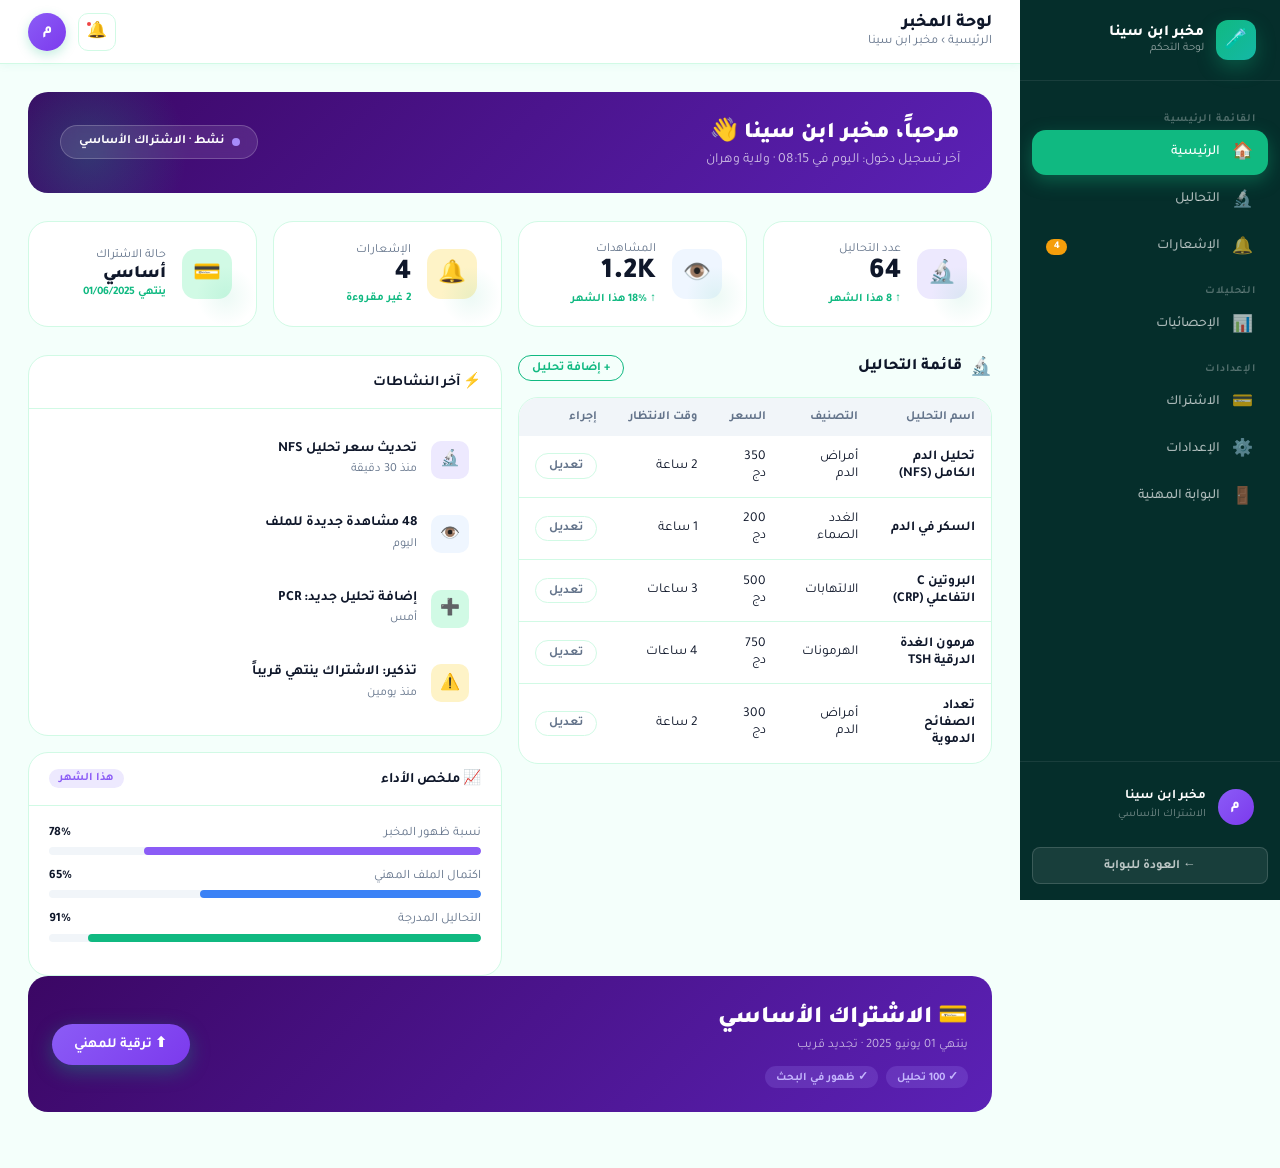
<file: shifaa_dizad/frontend/pages/professional/laboratory-dashboard.html>
<!DOCTYPE html>
<html lang="ar" dir="rtl">
<head>
  <meta charset="UTF-8">
  <meta name="viewport" content="width=device-width, initial-scale=1.0">
  <title>لوحة المخبر — شفاء ديزاد</title>
  <link rel="stylesheet" href="../../css/pro-dashboard.css">
</head>
<body>
<div class="pro-shell">

  <div class="pro-sidebar-overlay" id="sidebarOverlay" onclick="closeSidebar()"></div>

  <!-- Sidebar -->
  <aside class="pro-sidebar" id="sidebar">
    <div class="pro-sidebar-brand">
      <div class="brand-logo">🧪</div>
      <div class="brand-text">
        <strong>مخبر ابن سينا</strong>
        <span>لوحة التحكم</span>
      </div>
    </div>

    <nav class="pro-sidebar-nav">
      <div class="pro-nav-label">القائمة الرئيسية</div>
      <a class="pro-nav-item active" href="#">
        <span class="nav-icon">🏠</span> الرئيسية
      </a>
      <a class="pro-nav-item" href="#">
        <span class="nav-icon">🔬</span> التحاليل
      </a>
      <a class="pro-nav-item" href="#">
        <span class="nav-icon">🔔</span> الإشعارات
        <span class="nav-badge">4</span>
      </a>
      <div class="pro-nav-label">التحليلات</div>
      <a class="pro-nav-item" href="#">
        <span class="nav-icon">📊</span> الإحصائيات
      </a>
      <div class="pro-nav-label">الإعدادات</div>
      <a class="pro-nav-item" href="#">
        <span class="nav-icon">💳</span> الاشتراك
      </a>
      <a class="pro-nav-item" href="#">
        <span class="nav-icon">⚙️</span> الإعدادات
      </a>
      <a class="pro-nav-item" href="professional-portal.html">
        <span class="nav-icon">🚪</span> البوابة المهنية
      </a>
    </nav>

    <div class="pro-sidebar-footer">
      <div class="pro-sidebar-user">
        <div class="user-avatar" style="background:linear-gradient(135deg,#8b5cf6,#7c3aed)">م</div>
        <div class="user-info">
          <strong>مخبر ابن سينا</strong>
          <span>الاشتراك الأساسي</span>
        </div>
      </div>
      <button onclick="proLogout()" style="width:100%;margin-top:.75rem;padding:.5rem;border:1.5px solid rgba(255,255,255,.15);border-radius:8px;background:rgba(255,255,255,.08);color:rgba(255,255,255,.7);font-family:var(--font);font-size:.8rem;font-weight:700;cursor:pointer;transition:.2s" onmouseover="this.style.background='rgba(255,255,255,.15)'" onmouseout="this.style.background='rgba(255,255,255,.08)'">← العودة للبوابة</button>
    </div>
  </aside>

  <!-- Main -->
  <main class="pro-main">
    <header class="pro-topbar">
      <div class="pro-topbar-left">
        <button class="pro-topbar-menu-btn" onclick="toggleSidebar()">☰</button>
        <div>
          <h2>لوحة المخبر</h2>
          <div class="pro-breadcrumb">الرئيسية › مخبر ابن سينا</div>
        </div>
      </div>
      <div class="pro-topbar-right">
        <button class="pro-topbar-btn">🔔<span class="pro-topbar-notif-dot"></span></button>
        <div class="pro-topbar-avatar" style="background:linear-gradient(135deg,#8b5cf6,#7c3aed)">م</div>
      </div>
    </header>

    <div class="pro-content">

      <!-- Welcome -->
      <div class="pro-welcome" style="background:linear-gradient(135deg,#3b0764,#5b21b6)">
        <div class="pro-welcome-text">
          <h2>مرحباً، مخبر ابن سينا 👋</h2>
          <p>آخر تسجيل دخول: اليوم في 08:15 · ولاية وهران</p>
        </div>
        <div class="pro-welcome-badge">
          <span class="dot" style="background:#a78bfa"></span> نشط · الاشتراك الأساسي
        </div>
      </div>

      <!-- Stats -->
      <div class="pro-stats">
        <div class="pro-stat-card">
          <div class="pro-stat-icon purple">🔬</div>
          <div class="pro-stat-info">
            <p>عدد التحاليل</p>
            <strong>64</strong>
            <small>↑ 8 هذا الشهر</small>
          </div>
        </div>
        <div class="pro-stat-card">
          <div class="pro-stat-icon blue">👁️</div>
          <div class="pro-stat-info">
            <p>المشاهدات</p>
            <strong>1.2K</strong>
            <small>↑ 18% هذا الشهر</small>
          </div>
        </div>
        <div class="pro-stat-card">
          <div class="pro-stat-icon orange">🔔</div>
          <div class="pro-stat-info">
            <p>الإشعارات</p>
            <strong>4</strong>
            <small>2 غير مقروءة</small>
          </div>
        </div>
        <div class="pro-stat-card">
          <div class="pro-stat-icon green">💳</div>
          <div class="pro-stat-info">
            <p>حالة الاشتراك</p>
            <strong style="font-size:1.1rem">أساسي</strong>
            <small>ينتهي 01/06/2025</small>
          </div>
        </div>
      </div>

      <!-- Grid -->
      <div class="pro-grid-2">

        <!-- Analysis List -->
        <div class="pro-section">
          <div class="pro-section-header">
            <div class="pro-section-title"><span class="icon">🔬</span> قائمة التحاليل</div>
            <button class="pro-btn pro-btn-outline pro-btn-sm">+ إضافة تحليل</button>
          </div>
          <div class="pro-card">
            <div class="pro-table-wrap">
              <table class="pro-table">
                <thead>
                  <tr>
                    <th>اسم التحليل</th>
                    <th>التصنيف</th>
                    <th>السعر</th>
                    <th>وقت الانتظار</th>
                    <th>إجراء</th>
                  </tr>
                </thead>
                <tbody>
                  <tr>
                    <td><strong>تحليل الدم الكامل (NFS)</strong></td>
                    <td>أمراض الدم</td>
                    <td>350 دج</td>
                    <td>2 ساعة</td>
                    <td><button class="pro-btn pro-btn-ghost pro-btn-sm">تعديل</button></td>
                  </tr>
                  <tr>
                    <td><strong>السكر في الدم</strong></td>
                    <td>الغدد الصماء</td>
                    <td>200 دج</td>
                    <td>1 ساعة</td>
                    <td><button class="pro-btn pro-btn-ghost pro-btn-sm">تعديل</button></td>
                  </tr>
                  <tr>
                    <td><strong>البروتين C التفاعلي (CRP)</strong></td>
                    <td>الالتهابات</td>
                    <td>500 دج</td>
                    <td>3 ساعات</td>
                    <td><button class="pro-btn pro-btn-ghost pro-btn-sm">تعديل</button></td>
                  </tr>
                  <tr>
                    <td><strong>هرمون الغدة الدرقية TSH</strong></td>
                    <td>الهرمونات</td>
                    <td>750 دج</td>
                    <td>4 ساعات</td>
                    <td><button class="pro-btn pro-btn-ghost pro-btn-sm">تعديل</button></td>
                  </tr>
                  <tr>
                    <td><strong>تعداد الصفائح الدموية</strong></td>
                    <td>أمراض الدم</td>
                    <td>300 دج</td>
                    <td>2 ساعة</td>
                    <td><button class="pro-btn pro-btn-ghost pro-btn-sm">تعديل</button></td>
                  </tr>
                </tbody>
              </table>
            </div>
          </div>
        </div>

        <!-- Activity + Performance -->
        <div style="display:flex;flex-direction:column;gap:1rem;">

          <div class="pro-card">
            <div class="pro-card-header">
              <span>⚡ آخر النشاطات</span>
            </div>
            <div class="pro-card-body">
              <div class="pro-activity-list">
                <div class="pro-activity-item">
                  <div class="pro-activity-icon purple">🔬</div>
                  <div class="pro-activity-text">
                    <strong>تحديث سعر تحليل NFS</strong>
                    <span>منذ 30 دقيقة</span>
                  </div>
                </div>
                <div class="pro-activity-item">
                  <div class="pro-activity-icon blue">👁️</div>
                  <div class="pro-activity-text">
                    <strong>48 مشاهدة جديدة للملف</strong>
                    <span>اليوم</span>
                  </div>
                </div>
                <div class="pro-activity-item">
                  <div class="pro-activity-icon green">➕</div>
                  <div class="pro-activity-text">
                    <strong>إضافة تحليل جديد: PCR</strong>
                    <span>أمس</span>
                  </div>
                </div>
                <div class="pro-activity-item">
                  <div class="pro-activity-icon orange">⚠️</div>
                  <div class="pro-activity-text">
                    <strong>تذكير: الاشتراك ينتهي قريباً</strong>
                    <span>منذ يومين</span>
                  </div>
                </div>
              </div>
            </div>
          </div>

          <div class="pro-card">
            <div class="pro-card-header">
              <span>📈 ملخص الأداء</span>
              <span class="pro-badge purple">هذا الشهر</span>
            </div>
            <div class="pro-card-body">
              <div class="pro-perf">
                <div class="pro-perf-header"><span>نسبة ظهور المخبر</span><strong>78%</strong></div>
                <div class="pro-perf-bar"><div class="pro-perf-fill" style="width:78%;background:#8b5cf6"></div></div>
              </div>
              <div class="pro-perf">
                <div class="pro-perf-header"><span>اكتمال الملف المهني</span><strong>65%</strong></div>
                <div class="pro-perf-bar"><div class="pro-perf-fill" style="width:65%;background:#3b82f6"></div></div>
              </div>
              <div class="pro-perf">
                <div class="pro-perf-header"><span>التحاليل المدرجة</span><strong>91%</strong></div>
                <div class="pro-perf-bar"><div class="pro-perf-fill" style="width:91%;background:var(--primary)"></div></div>
              </div>
            </div>
          </div>
        </div>
      </div>

      <!-- Subscription -->
      <div class="pro-section">
        <div class="pro-sub-card" style="background:linear-gradient(135deg,#3b0764,#5b21b6)">
          <div>
            <div class="pro-sub-plan">💳 الاشتراك الأساسي</div>
            <div class="pro-sub-meta">ينتهي 01 يونيو 2025 · تجديد قريب</div>
            <div style="display:flex;gap:.5rem;flex-wrap:wrap">
              <span class="pro-badge" style="background:rgba(167,139,250,.2);color:#c4b5fd">✓ 100 تحليل</span>
              <span class="pro-badge" style="background:rgba(167,139,250,.2);color:#c4b5fd">✓ ظهور في البحث</span>
            </div>
          </div>
          <button class="pro-sub-upgrade" style="background:linear-gradient(135deg,#8b5cf6,#7c3aed)">⬆ ترقية للمهني</button>
        </div>
      </div>

    </div>
  </main>
</div>

<script>
  function toggleSidebar() {
    document.getElementById('sidebar').classList.toggle('open');
    document.getElementById('sidebarOverlay').classList.toggle('open');
  }
  function proLogout() {
    sessionStorage.removeItem('shifaa_pro_access');
    window.location.replace('professional-portal.html');
  }
  function closeSidebar() {
    document.getElementById('sidebar').classList.remove('open');
    document.getElementById('sidebarOverlay').classList.remove('open');
  }
  document.querySelectorAll('.pro-nav-item').forEach(item => {
    item.addEventListener('click', function(e) {
      if (this.getAttribute('href') === '#') {
        e.preventDefault();
        document.querySelectorAll('.pro-nav-item').forEach(i => i.classList.remove('active'));
        this.classList.add('active');
        closeSidebar();
      }
    });
  });
  setTimeout(() => {
    document.querySelectorAll('.pro-perf-fill').forEach(bar => {
      const w = bar.style.width; bar.style.width = '0';
      requestAnimationFrame(() => { setTimeout(() => { bar.style.width = w; }, 100); });
    });
  }, 300);
</script>
</body>
</html>
</file>
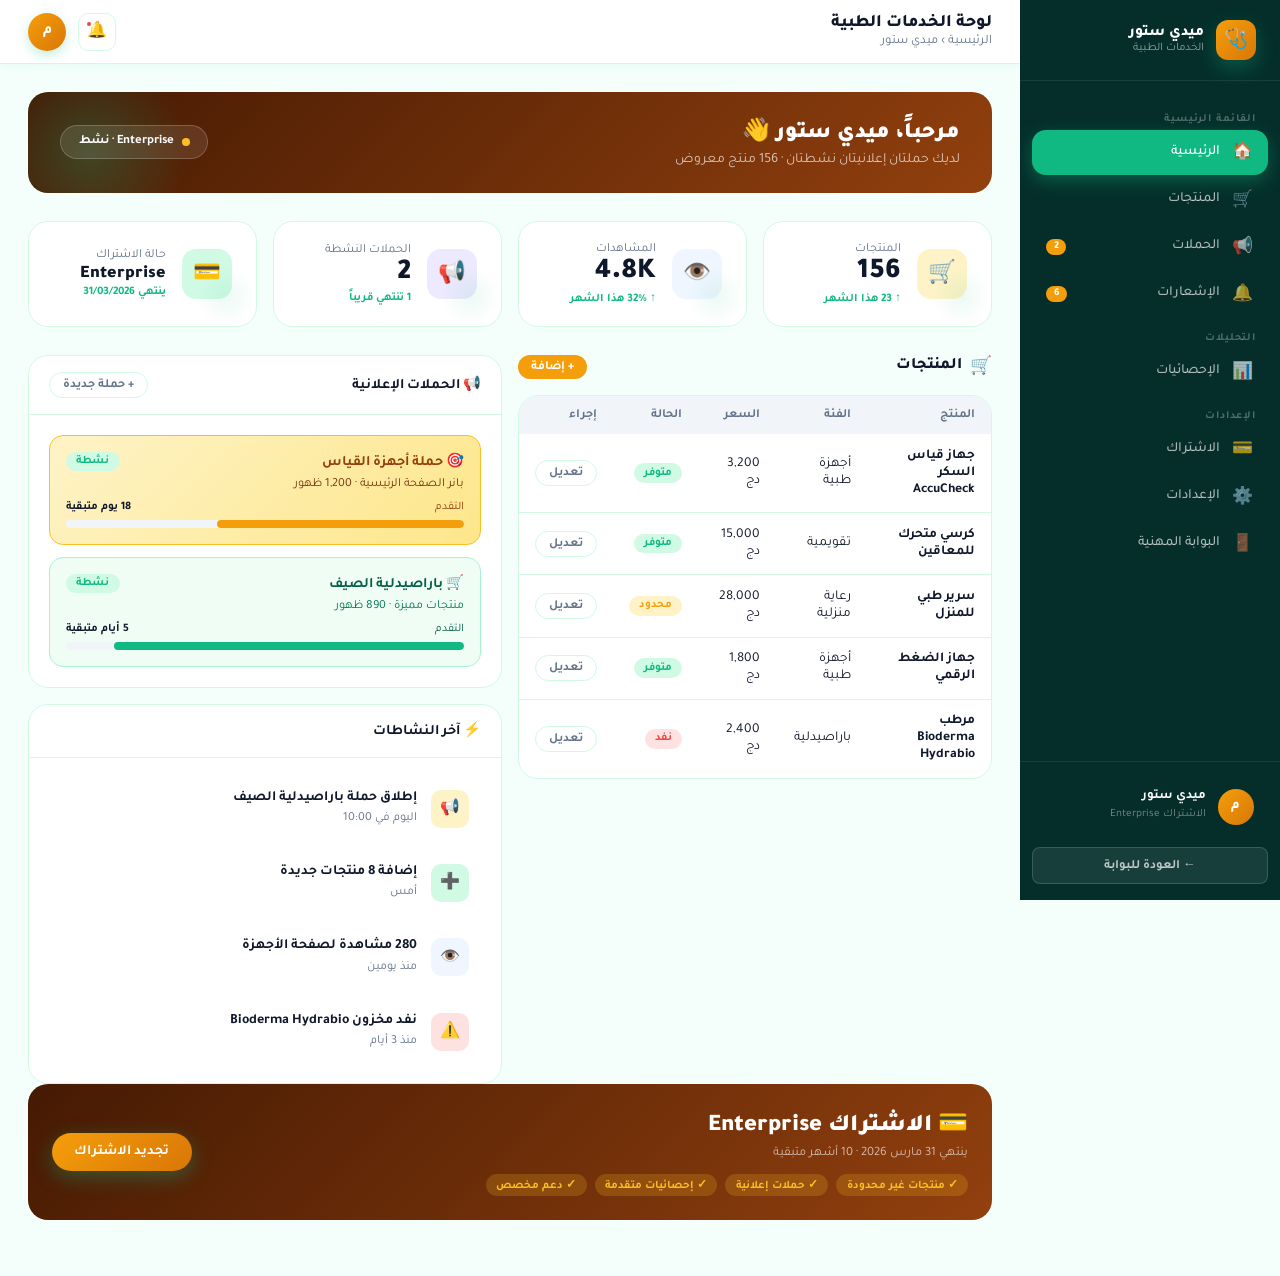
<file: shifaa_dizad/frontend/pages/professional/medical-services-dashboard.html>
<!DOCTYPE html>
<html lang="ar" dir="rtl">
<head>
  <meta charset="UTF-8">
  <meta name="viewport" content="width=device-width, initial-scale=1.0">
  <title>لوحة الخدمات الطبية — شفاء ديزاد</title>
  <link rel="stylesheet" href="../../css/pro-dashboard.css">
</head>
<body>
<div class="pro-shell">

  <div class="pro-sidebar-overlay" id="sidebarOverlay" onclick="closeSidebar()"></div>

  <!-- Sidebar -->
  <aside class="pro-sidebar" id="sidebar">
    <div class="pro-sidebar-brand">
      <div class="brand-logo" style="background:linear-gradient(135deg,#f59e0b,#d97706)">🩺</div>
      <div class="brand-text">
        <strong>ميدي ستور</strong>
        <span>الخدمات الطبية</span>
      </div>
    </div>

    <nav class="pro-sidebar-nav">
      <div class="pro-nav-label">القائمة الرئيسية</div>
      <a class="pro-nav-item active" href="#">
        <span class="nav-icon">🏠</span> الرئيسية
      </a>
      <a class="pro-nav-item" href="#">
        <span class="nav-icon">🛒</span> المنتجات
      </a>
      <a class="pro-nav-item" href="#">
        <span class="nav-icon">📢</span> الحملات
        <span class="nav-badge" style="background:#f59e0b">2</span>
      </a>
      <a class="pro-nav-item" href="#">
        <span class="nav-icon">🔔</span> الإشعارات
        <span class="nav-badge">6</span>
      </a>
      <div class="pro-nav-label">التحليلات</div>
      <a class="pro-nav-item" href="#">
        <span class="nav-icon">📊</span> الإحصائيات
      </a>
      <div class="pro-nav-label">الإعدادات</div>
      <a class="pro-nav-item" href="#">
        <span class="nav-icon">💳</span> الاشتراك
      </a>
      <a class="pro-nav-item" href="#">
        <span class="nav-icon">⚙️</span> الإعدادات
      </a>
      <a class="pro-nav-item" href="professional-portal.html">
        <span class="nav-icon">🚪</span> البوابة المهنية
      </a>
    </nav>

    <div class="pro-sidebar-footer">
      <div class="pro-sidebar-user">
        <div class="user-avatar" style="background:linear-gradient(135deg,#f59e0b,#d97706)">م</div>
        <div class="user-info">
          <strong>ميدي ستور</strong>
          <span>الاشتراك Enterprise</span>
        </div>
      </div>
      <button onclick="proLogout()" style="width:100%;margin-top:.75rem;padding:.5rem;border:1.5px solid rgba(255,255,255,.15);border-radius:8px;background:rgba(255,255,255,.08);color:rgba(255,255,255,.7);font-family:var(--font);font-size:.8rem;font-weight:700;cursor:pointer;transition:.2s" onmouseover="this.style.background='rgba(255,255,255,.15)'" onmouseout="this.style.background='rgba(255,255,255,.08)'">← العودة للبوابة</button>
    </div>
  </aside>

  <!-- Main -->
  <main class="pro-main">
    <header class="pro-topbar">
      <div class="pro-topbar-left">
        <button class="pro-topbar-menu-btn" onclick="toggleSidebar()">☰</button>
        <div>
          <h2>لوحة الخدمات الطبية</h2>
          <div class="pro-breadcrumb">الرئيسية › ميدي ستور</div>
        </div>
      </div>
      <div class="pro-topbar-right">
        <button class="pro-topbar-btn">🔔<span class="pro-topbar-notif-dot"></span></button>
        <div class="pro-topbar-avatar" style="background:linear-gradient(135deg,#f59e0b,#d97706)">م</div>
      </div>
    </header>

    <div class="pro-content">

      <!-- Welcome -->
      <div class="pro-welcome" style="background:linear-gradient(135deg,#451a03,#92400e)">
        <div class="pro-welcome-text">
          <h2>مرحباً، ميدي ستور 👋</h2>
          <p>لديك حملتان إعلانيتان نشطتان · 156 منتج معروض</p>
        </div>
        <div class="pro-welcome-badge">
          <span class="dot" style="background:#fbbf24"></span> Enterprise · نشط
        </div>
      </div>

      <!-- Stats -->
      <div class="pro-stats">
        <div class="pro-stat-card">
          <div class="pro-stat-icon orange">🛒</div>
          <div class="pro-stat-info">
            <p>المنتجات</p>
            <strong>156</strong>
            <small>↑ 23 هذا الشهر</small>
          </div>
        </div>
        <div class="pro-stat-card">
          <div class="pro-stat-icon blue">👁️</div>
          <div class="pro-stat-info">
            <p>المشاهدات</p>
            <strong>4.8K</strong>
            <small>↑ 32% هذا الشهر</small>
          </div>
        </div>
        <div class="pro-stat-card">
          <div class="pro-stat-icon purple">📢</div>
          <div class="pro-stat-info">
            <p>الحملات النشطة</p>
            <strong>2</strong>
            <small>1 تنتهي قريباً</small>
          </div>
        </div>
        <div class="pro-stat-card">
          <div class="pro-stat-icon green">💳</div>
          <div class="pro-stat-info">
            <p>حالة الاشتراك</p>
            <strong style="font-size:1.1rem">Enterprise</strong>
            <small>ينتهي 31/03/2026</small>
          </div>
        </div>
      </div>

      <!-- Grid -->
      <div class="pro-grid-2">

        <!-- Products Table -->
        <div class="pro-section">
          <div class="pro-section-header">
            <div class="pro-section-title"><span class="icon">🛒</span> المنتجات</div>
            <button class="pro-btn pro-btn-sm" style="background:#f59e0b;color:white">+ إضافة</button>
          </div>
          <div class="pro-card">
            <div class="pro-table-wrap">
              <table class="pro-table">
                <thead>
                  <tr>
                    <th>المنتج</th>
                    <th>الفئة</th>
                    <th>السعر</th>
                    <th>الحالة</th>
                    <th>إجراء</th>
                  </tr>
                </thead>
                <tbody>
                  <tr>
                    <td><strong>جهاز قياس السكر AccuCheck</strong></td>
                    <td>أجهزة طبية</td>
                    <td>3,200 دج</td>
                    <td><span class="pro-badge green">متوفر</span></td>
                    <td><button class="pro-btn pro-btn-ghost pro-btn-sm">تعديل</button></td>
                  </tr>
                  <tr>
                    <td><strong>كرسي متحرك للمعاقين</strong></td>
                    <td>تقويمية</td>
                    <td>15,000 دج</td>
                    <td><span class="pro-badge green">متوفر</span></td>
                    <td><button class="pro-btn pro-btn-ghost pro-btn-sm">تعديل</button></td>
                  </tr>
                  <tr>
                    <td><strong>سرير طبي للمنزل</strong></td>
                    <td>رعاية منزلية</td>
                    <td>28,000 دج</td>
                    <td><span class="pro-badge orange">محدود</span></td>
                    <td><button class="pro-btn pro-btn-ghost pro-btn-sm">تعديل</button></td>
                  </tr>
                  <tr>
                    <td><strong>جهاز الضغط الرقمي</strong></td>
                    <td>أجهزة طبية</td>
                    <td>1,800 دج</td>
                    <td><span class="pro-badge green">متوفر</span></td>
                    <td><button class="pro-btn pro-btn-ghost pro-btn-sm">تعديل</button></td>
                  </tr>
                  <tr>
                    <td><strong>مرطب Bioderma Hydrabio</strong></td>
                    <td>باراصيدلية</td>
                    <td>2,400 دج</td>
                    <td><span class="pro-badge red">نفد</span></td>
                    <td><button class="pro-btn pro-btn-ghost pro-btn-sm">تعديل</button></td>
                  </tr>
                </tbody>
              </table>
            </div>
          </div>
        </div>

        <!-- Campaigns + Activity -->
        <div style="display:flex;flex-direction:column;gap:1rem;">

          <!-- Campaigns -->
          <div class="pro-card">
            <div class="pro-card-header">
              <span>📢 الحملات الإعلانية</span>
              <button class="pro-btn pro-btn-ghost pro-btn-sm">+ حملة جديدة</button>
            </div>
            <div class="pro-card-body">
              <div style="display:flex;flex-direction:column;gap:.75rem">

                <div style="background:linear-gradient(135deg,#fef3c7,#fde68a);border:1px solid #fbbf24;border-radius:var(--radius);padding:1rem">
                  <div style="display:flex;justify-content:space-between;align-items:flex-start;flex-wrap:wrap;gap:.5rem">
                    <div>
                      <strong style="font-size:.9rem;color:#92400e">🎯 حملة أجهزة القياس</strong>
                      <p style="font-size:.775rem;color:#78350f;margin-top:.25rem">بانر الصفحة الرئيسية · 1,200 ظهور</p>
                    </div>
                    <span class="pro-badge green">نشطة</span>
                  </div>
                  <div class="pro-perf" style="margin-top:.65rem;margin-bottom:0">
                    <div class="pro-perf-header"><span style="font-size:.72rem;color:#92400e">التقدم</span><strong style="font-size:.72rem">18 يوم متبقية</strong></div>
                    <div class="pro-perf-bar"><div class="pro-perf-fill" style="width:62%;background:#f59e0b"></div></div>
                  </div>
                </div>

                <div style="background:#f0fdf4;border:1px solid #a7f3d0;border-radius:var(--radius);padding:1rem">
                  <div style="display:flex;justify-content:space-between;align-items:flex-start;flex-wrap:wrap;gap:.5rem">
                    <div>
                      <strong style="font-size:.9rem;color:#065f46">🛒 باراصيدلية الصيف</strong>
                      <p style="font-size:.775rem;color:#047857;margin-top:.25rem">منتجات مميزة · 890 ظهور</p>
                    </div>
                    <span class="pro-badge green">نشطة</span>
                  </div>
                  <div class="pro-perf" style="margin-top:.65rem;margin-bottom:0">
                    <div class="pro-perf-header"><span style="font-size:.72rem;color:#065f46">التقدم</span><strong style="font-size:.72rem">5 أيام متبقية</strong></div>
                    <div class="pro-perf-bar"><div class="pro-perf-fill" style="width:88%;background:var(--primary)"></div></div>
                  </div>
                </div>

              </div>
            </div>
          </div>

          <!-- Activity -->
          <div class="pro-card">
            <div class="pro-card-header"><span>⚡ آخر النشاطات</span></div>
            <div class="pro-card-body">
              <div class="pro-activity-list">
                <div class="pro-activity-item">
                  <div class="pro-activity-icon orange">📢</div>
                  <div class="pro-activity-text">
                    <strong>إطلاق حملة باراصيدلية الصيف</strong>
                    <span>اليوم في 10:00</span>
                  </div>
                </div>
                <div class="pro-activity-item">
                  <div class="pro-activity-icon green">➕</div>
                  <div class="pro-activity-text">
                    <strong>إضافة 8 منتجات جديدة</strong>
                    <span>أمس</span>
                  </div>
                </div>
                <div class="pro-activity-item">
                  <div class="pro-activity-icon blue">👁️</div>
                  <div class="pro-activity-text">
                    <strong>280 مشاهدة لصفحة الأجهزة</strong>
                    <span>منذ يومين</span>
                  </div>
                </div>
                <div class="pro-activity-item">
                  <div class="pro-activity-icon red">⚠️</div>
                  <div class="pro-activity-text">
                    <strong>نفد مخزون Bioderma Hydrabio</strong>
                    <span>منذ 3 أيام</span>
                  </div>
                </div>
              </div>
            </div>
          </div>

        </div>
      </div>

      <!-- Subscription -->
      <div class="pro-section">
        <div class="pro-sub-card" style="background:linear-gradient(135deg,#451a03,#92400e)">
          <div>
            <div class="pro-sub-plan">💳 الاشتراك Enterprise</div>
            <div class="pro-sub-meta">ينتهي 31 مارس 2026 · 10 أشهر متبقية</div>
            <div style="display:flex;gap:.5rem;flex-wrap:wrap">
              <span class="pro-badge" style="background:rgba(251,191,36,.2);color:#fbbf24">✓ منتجات غير محدودة</span>
              <span class="pro-badge" style="background:rgba(251,191,36,.2);color:#fbbf24">✓ حملات إعلانية</span>
              <span class="pro-badge" style="background:rgba(251,191,36,.2);color:#fbbf24">✓ إحصائيات متقدمة</span>
              <span class="pro-badge" style="background:rgba(251,191,36,.2);color:#fbbf24">✓ دعم مخصص</span>
            </div>
          </div>
          <button class="pro-sub-upgrade" style="background:linear-gradient(135deg,#f59e0b,#d97706)">تجديد الاشتراك</button>
        </div>
      </div>

    </div>
  </main>
</div>

<script>
  function toggleSidebar() {
    document.getElementById('sidebar').classList.toggle('open');
    document.getElementById('sidebarOverlay').classList.toggle('open');
  }
  function proLogout() {
    sessionStorage.removeItem('shifaa_pro_access');
    window.location.replace('professional-portal.html');
  }
  function closeSidebar() {
    document.getElementById('sidebar').classList.remove('open');
    document.getElementById('sidebarOverlay').classList.remove('open');
  }
  document.querySelectorAll('.pro-nav-item').forEach(item => {
    item.addEventListener('click', function(e) {
      if (this.getAttribute('href') === '#') {
        e.preventDefault();
        document.querySelectorAll('.pro-nav-item').forEach(i => i.classList.remove('active'));
        this.classList.add('active');
        closeSidebar();
      }
    });
  });
  setTimeout(() => {
    document.querySelectorAll('.pro-perf-fill').forEach(bar => {
      const w = bar.style.width; bar.style.width = '0';
      requestAnimationFrame(() => { setTimeout(() => { bar.style.width = w; }, 100); });
    });
  }, 300);
</script>
</body>
</html>
</file>
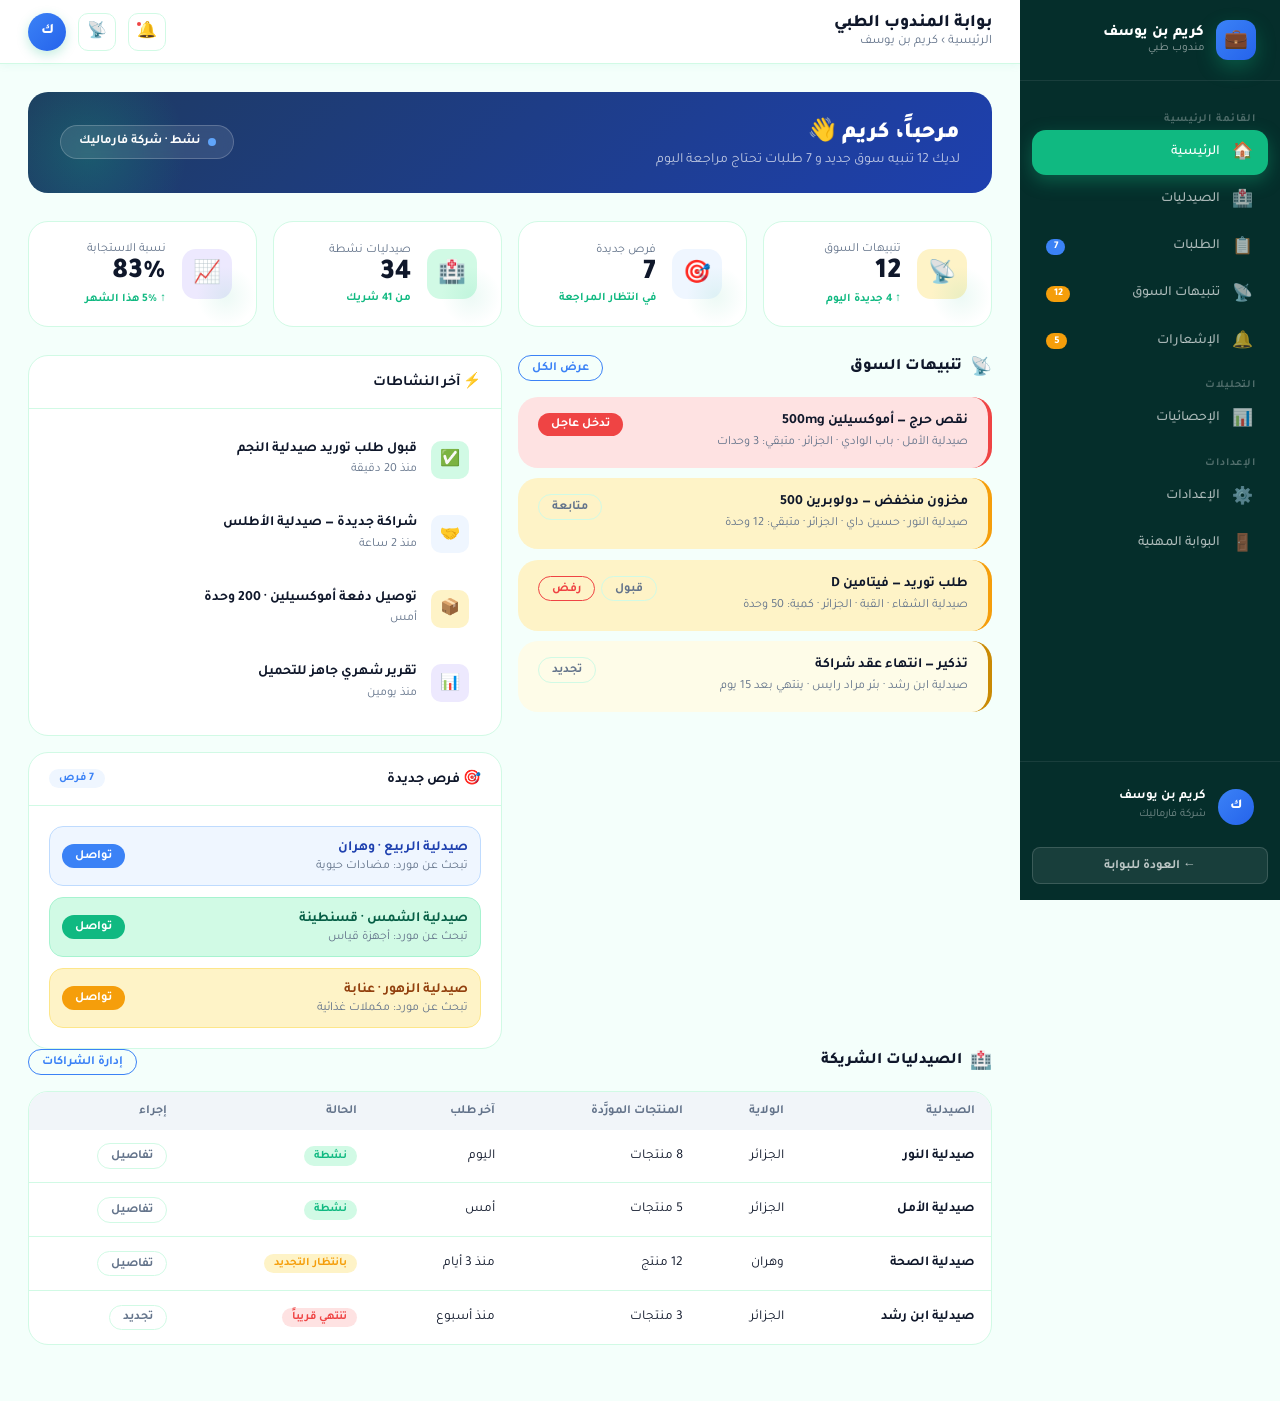
<file: shifaa_dizad/frontend/pages/professional/medrep-dashboard.html>
<!DOCTYPE html>
<html lang="ar" dir="rtl">
<head>
  <meta charset="UTF-8">
  <meta name="viewport" content="width=device-width, initial-scale=1.0">
  <title>بوابة المندوب الطبي — شفاء ديزاد</title>
  <link rel="stylesheet" href="../../css/pro-dashboard.css">
</head>
<body>
<div class="pro-shell">

  <div class="pro-sidebar-overlay" id="sidebarOverlay" onclick="closeSidebar()"></div>

  <!-- Sidebar -->
  <aside class="pro-sidebar" id="sidebar">
    <div class="pro-sidebar-brand">
      <div class="brand-logo" style="background:linear-gradient(135deg,#3b82f6,#2563eb)">💼</div>
      <div class="brand-text">
        <strong>كريم بن يوسف</strong>
        <span>مندوب طبي</span>
      </div>
    </div>

    <nav class="pro-sidebar-nav">
      <div class="pro-nav-label">القائمة الرئيسية</div>
      <a class="pro-nav-item active" href="#">
        <span class="nav-icon">🏠</span> الرئيسية
      </a>
      <a class="pro-nav-item" href="#">
        <span class="nav-icon">🏥</span> الصيدليات
      </a>
      <a class="pro-nav-item" href="#">
        <span class="nav-icon">📋</span> الطلبات
        <span class="nav-badge" style="background:#3b82f6">7</span>
      </a>
      <a class="pro-nav-item" href="#">
        <span class="nav-icon">📡</span> تنبيهات السوق
        <span class="nav-badge">12</span>
      </a>
      <a class="pro-nav-item" href="#">
        <span class="nav-icon">🔔</span> الإشعارات
        <span class="nav-badge">5</span>
      </a>
      <div class="pro-nav-label">التحليلات</div>
      <a class="pro-nav-item" href="#">
        <span class="nav-icon">📊</span> الإحصائيات
      </a>
      <div class="pro-nav-label">الإعدادات</div>
      <a class="pro-nav-item" href="#">
        <span class="nav-icon">⚙️</span> الإعدادات
      </a>
      <a class="pro-nav-item" href="professional-portal.html">
        <span class="nav-icon">🚪</span> البوابة المهنية
      </a>
    </nav>

    <div class="pro-sidebar-footer">
      <div class="pro-sidebar-user">
        <div class="user-avatar" style="background:linear-gradient(135deg,#3b82f6,#2563eb)">ك</div>
        <div class="user-info">
          <strong>كريم بن يوسف</strong>
          <span>شركة فارماليك</span>
        </div>
      </div>
      <button onclick="proLogout()" style="width:100%;margin-top:.75rem;padding:.5rem;border:1.5px solid rgba(255,255,255,.15);border-radius:8px;background:rgba(255,255,255,.08);color:rgba(255,255,255,.7);font-family:var(--font);font-size:.8rem;font-weight:700;cursor:pointer;transition:.2s" onmouseover="this.style.background='rgba(255,255,255,.15)'" onmouseout="this.style.background='rgba(255,255,255,.08)'">← العودة للبوابة</button>
    </div>
  </aside>

  <!-- Main -->
  <main class="pro-main">
    <header class="pro-topbar">
      <div class="pro-topbar-left">
        <button class="pro-topbar-menu-btn" onclick="toggleSidebar()">☰</button>
        <div>
          <h2>بوابة المندوب الطبي</h2>
          <div class="pro-breadcrumb">الرئيسية › كريم بن يوسف</div>
        </div>
      </div>
      <div class="pro-topbar-right">
        <button class="pro-topbar-btn">🔔<span class="pro-topbar-notif-dot"></span></button>
        <button class="pro-topbar-btn">📡</button>
        <div class="pro-topbar-avatar" style="background:linear-gradient(135deg,#3b82f6,#2563eb)">ك</div>
      </div>
    </header>

    <div class="pro-content">

      <!-- Welcome -->
      <div class="pro-welcome" style="background:linear-gradient(135deg,#1e3a5f,#1e40af)">
        <div class="pro-welcome-text">
          <h2>مرحباً، كريم 👋</h2>
          <p>لديك 12 تنبيه سوق جديد و 7 طلبات تحتاج مراجعة اليوم</p>
        </div>
        <div class="pro-welcome-badge">
          <span class="dot" style="background:#60a5fa"></span> نشط · شركة فارماليك
        </div>
      </div>

      <!-- Stats -->
      <div class="pro-stats">
        <div class="pro-stat-card">
          <div class="pro-stat-icon orange">📡</div>
          <div class="pro-stat-info">
            <p>تنبيهات السوق</p>
            <strong>12</strong>
            <small>↑ 4 جديدة اليوم</small>
          </div>
        </div>
        <div class="pro-stat-card">
          <div class="pro-stat-icon blue">🎯</div>
          <div class="pro-stat-info">
            <p>فرص جديدة</p>
            <strong>7</strong>
            <small>في انتظار المراجعة</small>
          </div>
        </div>
        <div class="pro-stat-card">
          <div class="pro-stat-icon green">🏥</div>
          <div class="pro-stat-info">
            <p>صيدليات نشطة</p>
            <strong>34</strong>
            <small>من 41 شريك</small>
          </div>
        </div>
        <div class="pro-stat-card">
          <div class="pro-stat-icon purple">📈</div>
          <div class="pro-stat-info">
            <p>نسبة الاستجابة</p>
            <strong>83%</strong>
            <small>↑ 5% هذا الشهر</small>
          </div>
        </div>
      </div>

      <!-- Grid -->
      <div class="pro-grid-2">

        <!-- Market Alerts -->
        <div class="pro-section">
          <div class="pro-section-header">
            <div class="pro-section-title"><span class="icon">📡</span> تنبيهات السوق</div>
            <button class="pro-btn pro-btn-outline pro-btn-sm" style="color:#3b82f6;border-color:#3b82f6">عرض الكل</button>
          </div>
          <div>
            <div class="pro-alert high">
              <div class="pro-alert-info">
                <strong>نقص حرج — أموكسيلين 500mg</strong>
                <span>صيدلية الأمل · باب الوادي · الجزائر · متبقي: 3 وحدات</span>
              </div>
              <div style="display:flex;gap:.4rem">
                <button class="pro-btn pro-btn-sm" style="background:#ef4444;color:white">تدخل عاجل</button>
              </div>
            </div>
            <div class="pro-alert medium">
              <div class="pro-alert-info">
                <strong>مخزون منخفض — دولوبرين 500</strong>
                <span>صيدلية النور · حسين داي · الجزائر · متبقي: 12 وحدة</span>
              </div>
              <div style="display:flex;gap:.4rem">
                <button class="pro-btn pro-btn-ghost pro-btn-sm">متابعة</button>
              </div>
            </div>
            <div class="pro-alert medium">
              <div class="pro-alert-info">
                <strong>طلب توريد — فيتامين D</strong>
                <span>صيدلية الشفاء · القبة · الجزائر · كمية: 50 وحدة</span>
              </div>
              <div style="display:flex;gap:.4rem">
                <button class="pro-btn pro-btn-ghost pro-btn-sm">قبول</button>
                <button class="pro-btn pro-btn-danger pro-btn-sm">رفض</button>
              </div>
            </div>
            <div class="pro-alert low">
              <div class="pro-alert-info">
                <strong>تذكير — انتهاء عقد شراكة</strong>
                <span>صيدلية ابن رشد · بئر مراد رايس · ينتهي بعد 15 يوم</span>
              </div>
              <div>
                <button class="pro-btn pro-btn-ghost pro-btn-sm">تجديد</button>
              </div>
            </div>
          </div>
        </div>

        <!-- Activity + New Opportunities -->
        <div style="display:flex;flex-direction:column;gap:1rem;">

          <div class="pro-card">
            <div class="pro-card-header">
              <span>⚡ آخر النشاطات</span>
            </div>
            <div class="pro-card-body">
              <div class="pro-activity-list">
                <div class="pro-activity-item">
                  <div class="pro-activity-icon green">✅</div>
                  <div class="pro-activity-text">
                    <strong>قبول طلب توريد صيدلية النجم</strong>
                    <span>منذ 20 دقيقة</span>
                  </div>
                </div>
                <div class="pro-activity-item">
                  <div class="pro-activity-icon blue">🤝</div>
                  <div class="pro-activity-text">
                    <strong>شراكة جديدة — صيدلية الأطلس</strong>
                    <span>منذ 2 ساعة</span>
                  </div>
                </div>
                <div class="pro-activity-item">
                  <div class="pro-activity-icon orange">📦</div>
                  <div class="pro-activity-text">
                    <strong>توصيل دفعة أموكسيلين · 200 وحدة</strong>
                    <span>أمس</span>
                  </div>
                </div>
                <div class="pro-activity-item">
                  <div class="pro-activity-icon purple">📊</div>
                  <div class="pro-activity-text">
                    <strong>تقرير شهري جاهز للتحميل</strong>
                    <span>منذ يومين</span>
                  </div>
                </div>
              </div>
            </div>
          </div>

          <!-- New Opportunities -->
          <div class="pro-card">
            <div class="pro-card-header">
              <span>🎯 فرص جديدة</span>
              <span class="pro-badge blue">7 فرص</span>
            </div>
            <div class="pro-card-body">
              <div style="display:flex;flex-direction:column;gap:.65rem">
                <div style="display:flex;align-items:center;justify-content:space-between;padding:.75rem;background:var(--blue-light);border-radius:var(--radius);border:1px solid #bfdbfe">
                  <div>
                    <strong style="font-size:.875rem;color:#1e40af">صيدلية الربيع · وهران</strong>
                    <p style="font-size:.775rem;color:#64748b;margin-top:.1rem">تبحث عن مورد: مضادات حيوية</p>
                  </div>
                  <button class="pro-btn pro-btn-sm" style="background:#3b82f6;color:white">تواصل</button>
                </div>
                <div style="display:flex;align-items:center;justify-content:space-between;padding:.75rem;background:var(--primary-light);border-radius:var(--radius);border:1px solid #a7f3d0">
                  <div>
                    <strong style="font-size:.875rem;color:#065f46">صيدلية الشمس · قسنطينة</strong>
                    <p style="font-size:.775rem;color:#64748b;margin-top:.1rem">تبحث عن مورد: أجهزة قياس</p>
                  </div>
                  <button class="pro-btn pro-btn-sm" style="background:var(--primary);color:white">تواصل</button>
                </div>
                <div style="display:flex;align-items:center;justify-content:space-between;padding:.75rem;background:var(--orange-light);border-radius:var(--radius);border:1px solid #fde68a">
                  <div>
                    <strong style="font-size:.875rem;color:#92400e">صيدلية الزهور · عنابة</strong>
                    <p style="font-size:.775rem;color:#64748b;margin-top:.1rem">تبحث عن مورد: مكملات غذائية</p>
                  </div>
                  <button class="pro-btn pro-btn-sm" style="background:var(--orange);color:white">تواصل</button>
                </div>
              </div>
            </div>
          </div>
        </div>
      </div>

      <!-- Partners Table -->
      <div class="pro-section">
        <div class="pro-section-header">
          <div class="pro-section-title"><span class="icon">🏥</span> الصيدليات الشريكة</div>
          <button class="pro-btn pro-btn-outline pro-btn-sm" style="color:#3b82f6;border-color:#3b82f6">إدارة الشراكات</button>
        </div>
        <div class="pro-card">
          <div class="pro-table-wrap">
            <table class="pro-table">
              <thead>
                <tr>
                  <th>الصيدلية</th>
                  <th>الولاية</th>
                  <th>المنتجات المورَّدة</th>
                  <th>آخر طلب</th>
                  <th>الحالة</th>
                  <th>إجراء</th>
                </tr>
              </thead>
              <tbody>
                <tr>
                  <td><strong>صيدلية النور</strong></td>
                  <td>الجزائر</td>
                  <td>8 منتجات</td>
                  <td>اليوم</td>
                  <td><span class="pro-badge green">نشطة</span></td>
                  <td><button class="pro-btn pro-btn-ghost pro-btn-sm">تفاصيل</button></td>
                </tr>
                <tr>
                  <td><strong>صيدلية الأمل</strong></td>
                  <td>الجزائر</td>
                  <td>5 منتجات</td>
                  <td>أمس</td>
                  <td><span class="pro-badge green">نشطة</span></td>
                  <td><button class="pro-btn pro-btn-ghost pro-btn-sm">تفاصيل</button></td>
                </tr>
                <tr>
                  <td><strong>صيدلية الصحة</strong></td>
                  <td>وهران</td>
                  <td>12 منتج</td>
                  <td>منذ 3 أيام</td>
                  <td><span class="pro-badge orange">بانتظار التجديد</span></td>
                  <td><button class="pro-btn pro-btn-ghost pro-btn-sm">تفاصيل</button></td>
                </tr>
                <tr>
                  <td><strong>صيدلية ابن رشد</strong></td>
                  <td>الجزائر</td>
                  <td>3 منتجات</td>
                  <td>منذ أسبوع</td>
                  <td><span class="pro-badge red">تنتهي قريباً</span></td>
                  <td><button class="pro-btn pro-btn-ghost pro-btn-sm">تجديد</button></td>
                </tr>
              </tbody>
            </table>
          </div>
        </div>
      </div>

    </div>
  </main>
</div>

<script>
  function toggleSidebar() {
    document.getElementById('sidebar').classList.toggle('open');
    document.getElementById('sidebarOverlay').classList.toggle('open');
  }
  function proLogout() {
    sessionStorage.removeItem('shifaa_pro_access');
    window.location.replace('professional-portal.html');
  }
  function closeSidebar() {
    document.getElementById('sidebar').classList.remove('open');
    document.getElementById('sidebarOverlay').classList.remove('open');
  }
  document.querySelectorAll('.pro-nav-item').forEach(item => {
    item.addEventListener('click', function(e) {
      if (this.getAttribute('href') === '#') {
        e.preventDefault();
        document.querySelectorAll('.pro-nav-item').forEach(i => i.classList.remove('active'));
        this.classList.add('active');
        closeSidebar();
      }
    });
  });
</script>
</body>
</html>
</file>
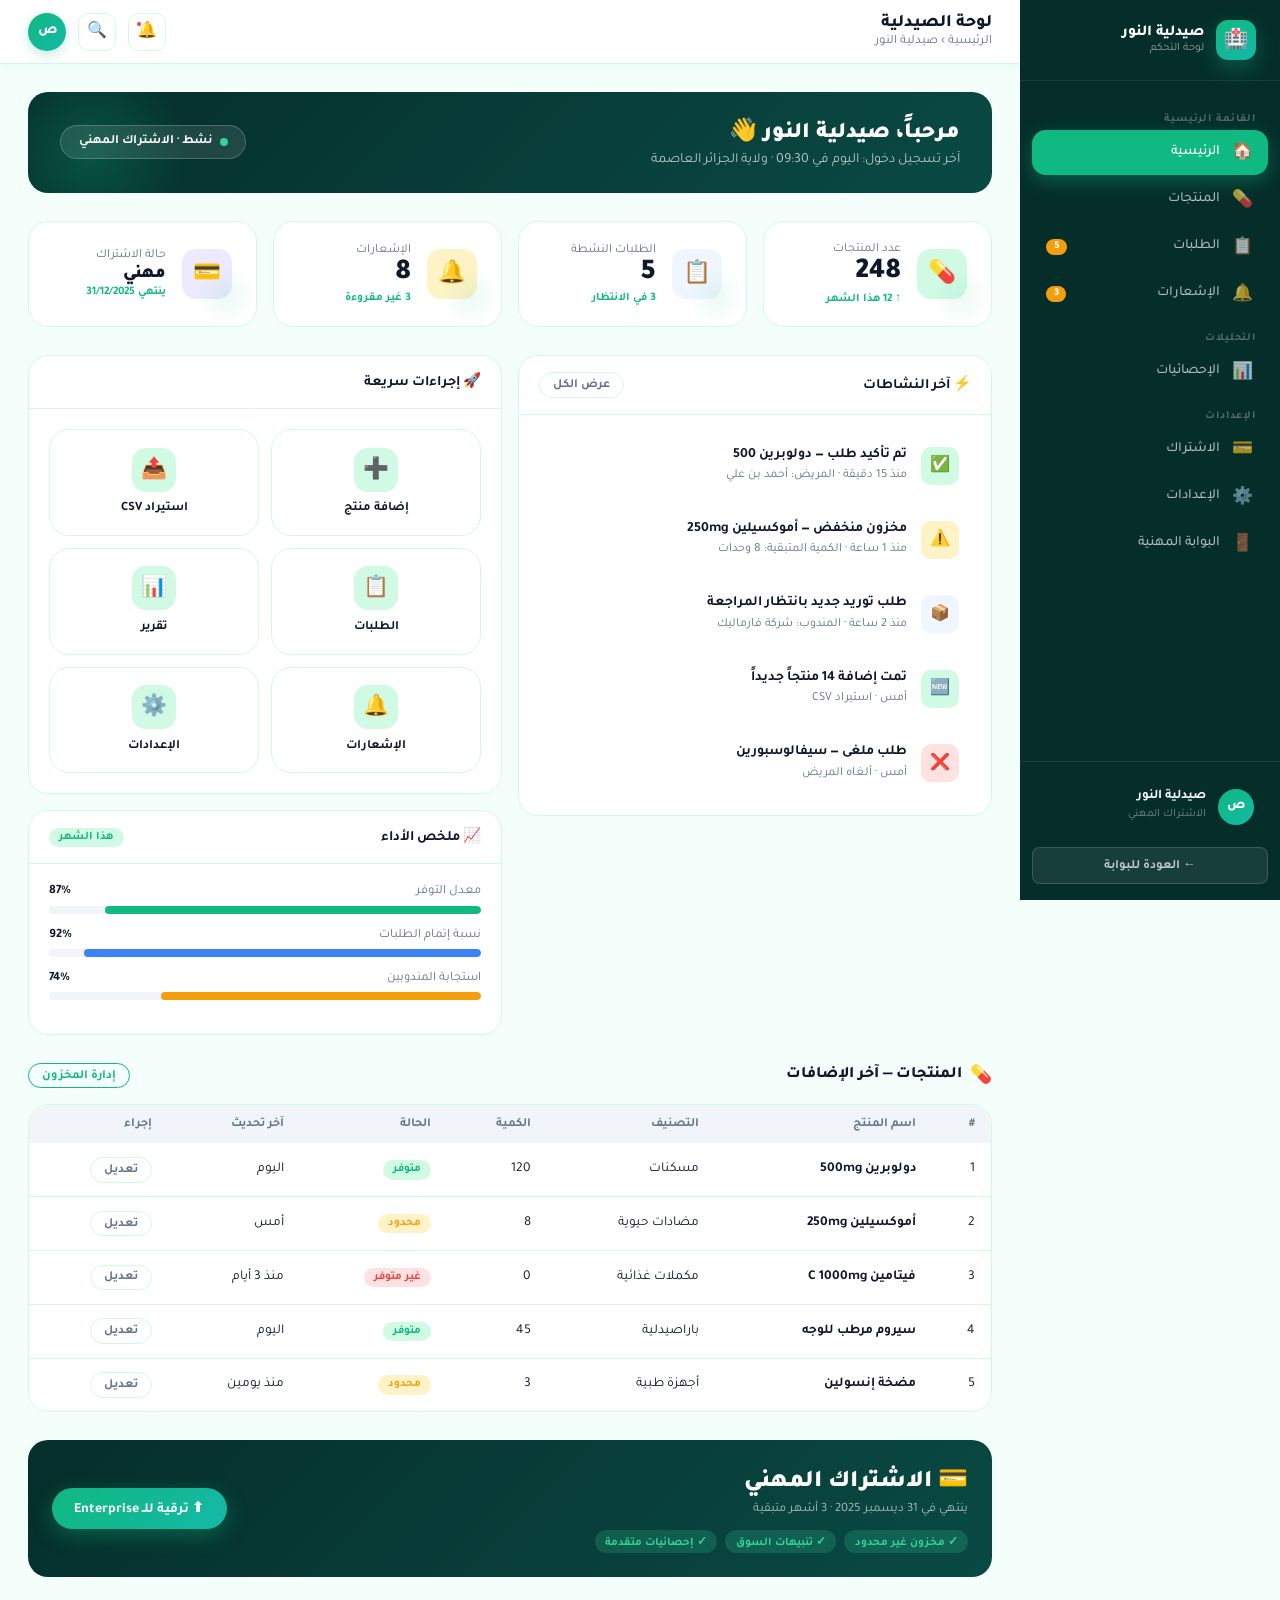
<file: shifaa_dizad/frontend/pages/professional/pharmacy-dashboard.html>
<!DOCTYPE html>
<html lang="ar" dir="rtl">
<head>
  <meta charset="UTF-8">
  <meta name="viewport" content="width=device-width, initial-scale=1.0">
  <title>لوحة الصيدلية — شفاء ديزاد</title>
  <link rel="stylesheet" href="../../css/pro-dashboard.css">
</head>
<body>
<div class="pro-shell">

  <!-- Sidebar Overlay (mobile) -->
  <div class="pro-sidebar-overlay" id="sidebarOverlay" onclick="closeSidebar()"></div>

  <!-- Sidebar -->
  <aside class="pro-sidebar" id="sidebar">
    <div class="pro-sidebar-brand">
      <div class="brand-logo">🏥</div>
      <div class="brand-text">
        <strong>صيدلية النور</strong>
        <span>لوحة التحكم</span>
      </div>
    </div>

    <nav class="pro-sidebar-nav">
      <div class="pro-nav-label">القائمة الرئيسية</div>
      <a class="pro-nav-item active" href="#">
        <span class="nav-icon">🏠</span> الرئيسية
      </a>
      <a class="pro-nav-item" href="#">
        <span class="nav-icon">💊</span> المنتجات
      </a>
      <a class="pro-nav-item" href="#">
        <span class="nav-icon">📋</span> الطلبات
        <span class="nav-badge">5</span>
      </a>
      <a class="pro-nav-item" href="#">
        <span class="nav-icon">🔔</span> الإشعارات
        <span class="nav-badge">3</span>
      </a>
      <div class="pro-nav-label">التحليلات</div>
      <a class="pro-nav-item" href="#">
        <span class="nav-icon">📊</span> الإحصائيات
      </a>
      <div class="pro-nav-label">الإعدادات</div>
      <a class="pro-nav-item" href="#">
        <span class="nav-icon">💳</span> الاشتراك
      </a>
      <a class="pro-nav-item" href="#">
        <span class="nav-icon">⚙️</span> الإعدادات
      </a>
      <a class="pro-nav-item" href="professional-portal.html">
        <span class="nav-icon">🚪</span> البوابة المهنية
      </a>
    </nav>

    <div class="pro-sidebar-footer">
      <div class="pro-sidebar-user">
        <div class="user-avatar">ص</div>
        <div class="user-info">
          <strong>صيدلية النور</strong>
          <span>الاشتراك المهني</span>
        </div>
      </div>
      <button onclick="proLogout()" style="width:100%;margin-top:.75rem;padding:.5rem;border:1.5px solid rgba(255,255,255,.15);border-radius:8px;background:rgba(255,255,255,.08);color:rgba(255,255,255,.7);font-family:var(--font);font-size:.8rem;font-weight:700;cursor:pointer;transition:.2s" onmouseover="this.style.background='rgba(255,255,255,.15)'" onmouseout="this.style.background='rgba(255,255,255,.08)'">← العودة للبوابة</button>
    </div>
  </aside>

  <!-- Main -->
  <main class="pro-main">
    <!-- Top Bar -->
    <header class="pro-topbar">
      <div class="pro-topbar-left">
        <button class="pro-topbar-menu-btn" onclick="toggleSidebar()">☰</button>
        <div>
          <h2>لوحة الصيدلية</h2>
          <div class="pro-breadcrumb">الرئيسية › صيدلية النور</div>
        </div>
      </div>
      <div class="pro-topbar-right">
        <button class="pro-topbar-btn" title="الإشعارات">
          🔔
          <span class="pro-topbar-notif-dot"></span>
        </button>
        <button class="pro-topbar-btn" title="البحث">🔍</button>
        <div class="pro-topbar-avatar" title="الملف الشخصي">ص</div>
      </div>
    </header>

    <!-- Content -->
    <div class="pro-content">

      <!-- Welcome -->
      <div class="pro-welcome">
        <div class="pro-welcome-text">
          <h2>مرحباً، صيدلية النور 👋</h2>
          <p>آخر تسجيل دخول: اليوم في 09:30 · ولاية الجزائر العاصمة</p>
        </div>
        <div class="pro-welcome-badge">
          <span class="dot"></span> نشط · الاشتراك المهني
        </div>
      </div>

      <!-- Stats -->
      <div class="pro-stats">
        <div class="pro-stat-card">
          <div class="pro-stat-icon green">💊</div>
          <div class="pro-stat-info">
            <p>عدد المنتجات</p>
            <strong>248</strong>
            <small>↑ 12 هذا الشهر</small>
          </div>
        </div>
        <div class="pro-stat-card">
          <div class="pro-stat-icon blue">📋</div>
          <div class="pro-stat-info">
            <p>الطلبات النشطة</p>
            <strong>5</strong>
            <small>3 في الانتظار</small>
          </div>
        </div>
        <div class="pro-stat-card">
          <div class="pro-stat-icon orange">🔔</div>
          <div class="pro-stat-info">
            <p>الإشعارات</p>
            <strong>8</strong>
            <small>3 غير مقروءة</small>
          </div>
        </div>
        <div class="pro-stat-card">
          <div class="pro-stat-icon purple">💳</div>
          <div class="pro-stat-info">
            <p>حالة الاشتراك</p>
            <strong style="font-size:1.1rem">مهني</strong>
            <small>ينتهي 31/12/2025</small>
          </div>
        </div>
      </div>

      <!-- Grid Row -->
      <div class="pro-grid-2">

        <!-- Recent Activity -->
        <div class="pro-section">
          <div class="pro-card">
            <div class="pro-card-header">
              <span>⚡ آخر النشاطات</span>
              <button class="pro-btn pro-btn-ghost pro-btn-sm">عرض الكل</button>
            </div>
            <div class="pro-card-body">
              <div class="pro-activity-list">
                <div class="pro-activity-item">
                  <div class="pro-activity-icon green">✅</div>
                  <div class="pro-activity-text">
                    <strong>تم تأكيد طلب — دولوبرين 500</strong>
                    <span>منذ 15 دقيقة · المريض: أحمد بن علي</span>
                  </div>
                </div>
                <div class="pro-activity-item">
                  <div class="pro-activity-icon orange">⚠️</div>
                  <div class="pro-activity-text">
                    <strong>مخزون منخفض — أموكسيلين 250mg</strong>
                    <span>منذ 1 ساعة · الكمية المتبقية: 8 وحدات</span>
                  </div>
                </div>
                <div class="pro-activity-item">
                  <div class="pro-activity-icon blue">📦</div>
                  <div class="pro-activity-text">
                    <strong>طلب توريد جديد بانتظار المراجعة</strong>
                    <span>منذ 2 ساعة · المندوب: شركة فارماليك</span>
                  </div>
                </div>
                <div class="pro-activity-item">
                  <div class="pro-activity-icon green">🆕</div>
                  <div class="pro-activity-text">
                    <strong>تمت إضافة 14 منتجاً جديداً</strong>
                    <span>أمس · استيراد CSV</span>
                  </div>
                </div>
                <div class="pro-activity-item">
                  <div class="pro-activity-icon red">❌</div>
                  <div class="pro-activity-text">
                    <strong>طلب ملغى — سيفالوسبورين</strong>
                    <span>أمس · ألغاه المريض</span>
                  </div>
                </div>
              </div>
            </div>
          </div>
        </div>

        <!-- Quick Actions + Performance -->
        <div class="pro-section" style="display:flex;flex-direction:column;gap:1rem;">

          <!-- Quick Actions -->
          <div class="pro-card">
            <div class="pro-card-header">
              <span>🚀 إجراءات سريعة</span>
            </div>
            <div class="pro-card-body">
              <div class="pro-quick-actions">
                <div class="pro-quick-action">
                  <div class="qa-icon">➕</div>
                  إضافة منتج
                </div>
                <div class="pro-quick-action">
                  <div class="qa-icon">📤</div>
                  استيراد CSV
                </div>
                <div class="pro-quick-action">
                  <div class="qa-icon">📋</div>
                  الطلبات
                </div>
                <div class="pro-quick-action">
                  <div class="qa-icon">📊</div>
                  تقرير
                </div>
                <div class="pro-quick-action">
                  <div class="qa-icon">🔔</div>
                  الإشعارات
                </div>
                <div class="pro-quick-action">
                  <div class="qa-icon">⚙️</div>
                  الإعدادات
                </div>
              </div>
            </div>
          </div>

          <!-- Performance -->
          <div class="pro-card">
            <div class="pro-card-header">
              <span>📈 ملخص الأداء</span>
              <span class="pro-badge green">هذا الشهر</span>
            </div>
            <div class="pro-card-body">
              <div class="pro-perf">
                <div class="pro-perf-header"><span>معدل التوفر</span><strong>87%</strong></div>
                <div class="pro-perf-bar"><div class="pro-perf-fill" style="width:87%;background:var(--primary)"></div></div>
              </div>
              <div class="pro-perf">
                <div class="pro-perf-header"><span>نسبة إتمام الطلبات</span><strong>92%</strong></div>
                <div class="pro-perf-bar"><div class="pro-perf-fill" style="width:92%;background:#3b82f6"></div></div>
              </div>
              <div class="pro-perf">
                <div class="pro-perf-header"><span>استجابة المندوبين</span><strong>74%</strong></div>
                <div class="pro-perf-bar"><div class="pro-perf-fill" style="width:74%;background:var(--orange)"></div></div>
              </div>
            </div>
          </div>
        </div>
      </div>

      <!-- Inventory Table -->
      <div class="pro-section">
        <div class="pro-section-header">
          <div class="pro-section-title"><span class="icon">💊</span> المنتجات — آخر الإضافات</div>
          <button class="pro-btn pro-btn-outline pro-btn-sm">إدارة المخزون</button>
        </div>
        <div class="pro-card">
          <div class="pro-table-wrap">
            <table class="pro-table">
              <thead>
                <tr>
                  <th>#</th>
                  <th>اسم المنتج</th>
                  <th>التصنيف</th>
                  <th>الكمية</th>
                  <th>الحالة</th>
                  <th>آخر تحديث</th>
                  <th>إجراء</th>
                </tr>
              </thead>
              <tbody>
                <tr>
                  <td>1</td>
                  <td><strong>دولوبرين 500mg</strong></td>
                  <td>مسكنات</td>
                  <td>120</td>
                  <td><span class="pro-badge green">متوفر</span></td>
                  <td>اليوم</td>
                  <td><button class="pro-btn pro-btn-ghost pro-btn-sm">تعديل</button></td>
                </tr>
                <tr>
                  <td>2</td>
                  <td><strong>أموكسيلين 250mg</strong></td>
                  <td>مضادات حيوية</td>
                  <td>8</td>
                  <td><span class="pro-badge orange">محدود</span></td>
                  <td>أمس</td>
                  <td><button class="pro-btn pro-btn-ghost pro-btn-sm">تعديل</button></td>
                </tr>
                <tr>
                  <td>3</td>
                  <td><strong>فيتامين C 1000mg</strong></td>
                  <td>مكملات غذائية</td>
                  <td>0</td>
                  <td><span class="pro-badge red">غير متوفر</span></td>
                  <td>منذ 3 أيام</td>
                  <td><button class="pro-btn pro-btn-ghost pro-btn-sm">تعديل</button></td>
                </tr>
                <tr>
                  <td>4</td>
                  <td><strong>سيروم مرطب للوجه</strong></td>
                  <td>باراصيدلية</td>
                  <td>45</td>
                  <td><span class="pro-badge green">متوفر</span></td>
                  <td>اليوم</td>
                  <td><button class="pro-btn pro-btn-ghost pro-btn-sm">تعديل</button></td>
                </tr>
                <tr>
                  <td>5</td>
                  <td><strong>مضخة إنسولين</strong></td>
                  <td>أجهزة طبية</td>
                  <td>3</td>
                  <td><span class="pro-badge orange">محدود</span></td>
                  <td>منذ يومين</td>
                  <td><button class="pro-btn pro-btn-ghost pro-btn-sm">تعديل</button></td>
                </tr>
              </tbody>
            </table>
          </div>
        </div>
      </div>

      <!-- Subscription -->
      <div class="pro-section">
        <div class="pro-sub-card">
          <div>
            <div class="pro-sub-plan">💳 الاشتراك المهني</div>
            <div class="pro-sub-meta">ينتهي في 31 ديسمبر 2025 · 3 أشهر متبقية</div>
            <div style="display:flex;gap:.5rem;flex-wrap:wrap">
              <span class="pro-badge green" style="background:rgba(52,211,153,.2);color:#34d399">✓ مخزون غير محدود</span>
              <span class="pro-badge green" style="background:rgba(52,211,153,.2);color:#34d399">✓ تنبيهات السوق</span>
              <span class="pro-badge green" style="background:rgba(52,211,153,.2);color:#34d399">✓ إحصائيات متقدمة</span>
            </div>
          </div>
          <button class="pro-sub-upgrade">⬆ ترقية للـ Enterprise</button>
        </div>
      </div>

    </div>
  </main>
</div>

<script>
  function toggleSidebar() {
    document.getElementById('sidebar').classList.toggle('open');
    document.getElementById('sidebarOverlay').classList.toggle('open');
  }
  function proLogout() {
    sessionStorage.removeItem('shifaa_pro_access');
    window.location.replace('professional-portal.html');
  }
  function closeSidebar() {
    document.getElementById('sidebar').classList.remove('open');
    document.getElementById('sidebarOverlay').classList.remove('open');
  }
  document.querySelectorAll('.pro-nav-item').forEach(item => {
    item.addEventListener('click', function(e) {
      if (this.getAttribute('href') === '#') {
        e.preventDefault();
        document.querySelectorAll('.pro-nav-item').forEach(i => i.classList.remove('active'));
        this.classList.add('active');
        closeSidebar();
      }
    });
  });
  setTimeout(() => {
    document.querySelectorAll('.pro-perf-fill').forEach(bar => {
      const w = bar.style.width; bar.style.width = '0';
      requestAnimationFrame(() => { setTimeout(() => { bar.style.width = w; }, 100); });
    });
  }, 300);
</script>
</body>
</html>
</file>
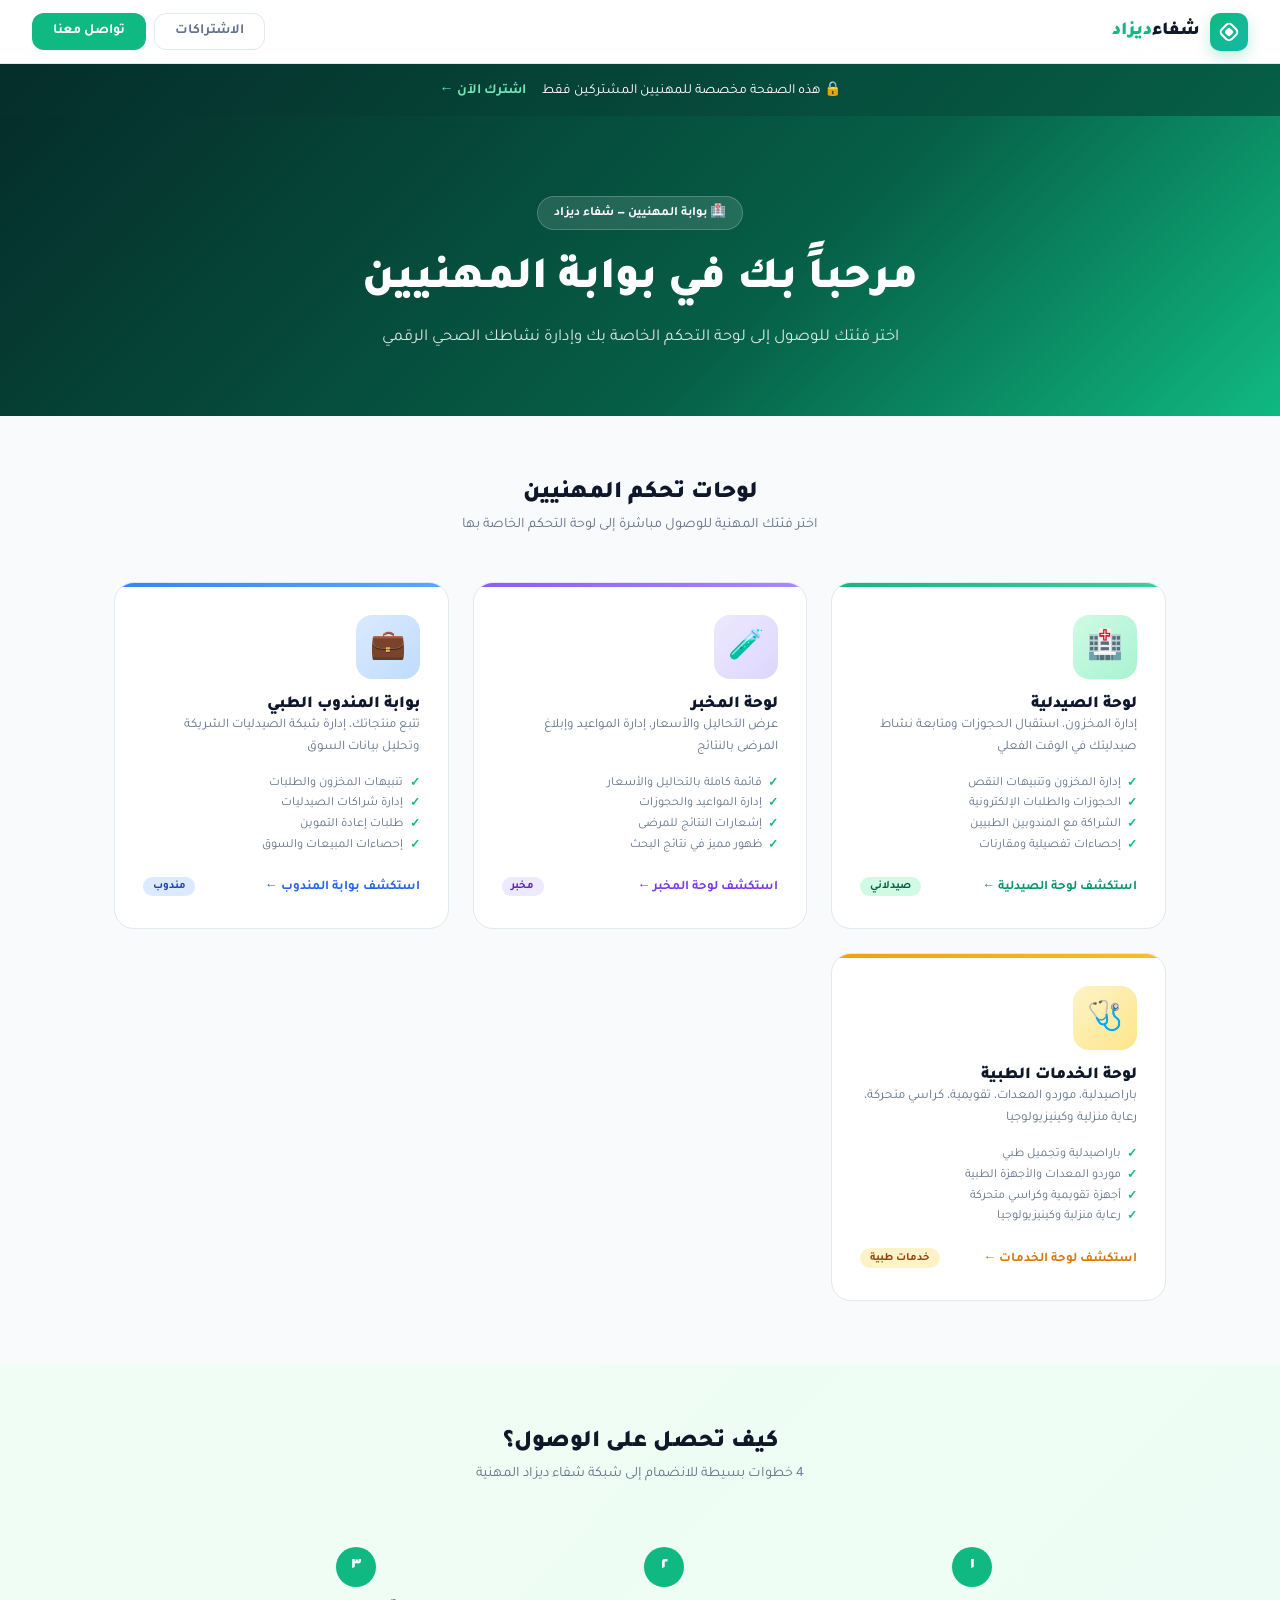
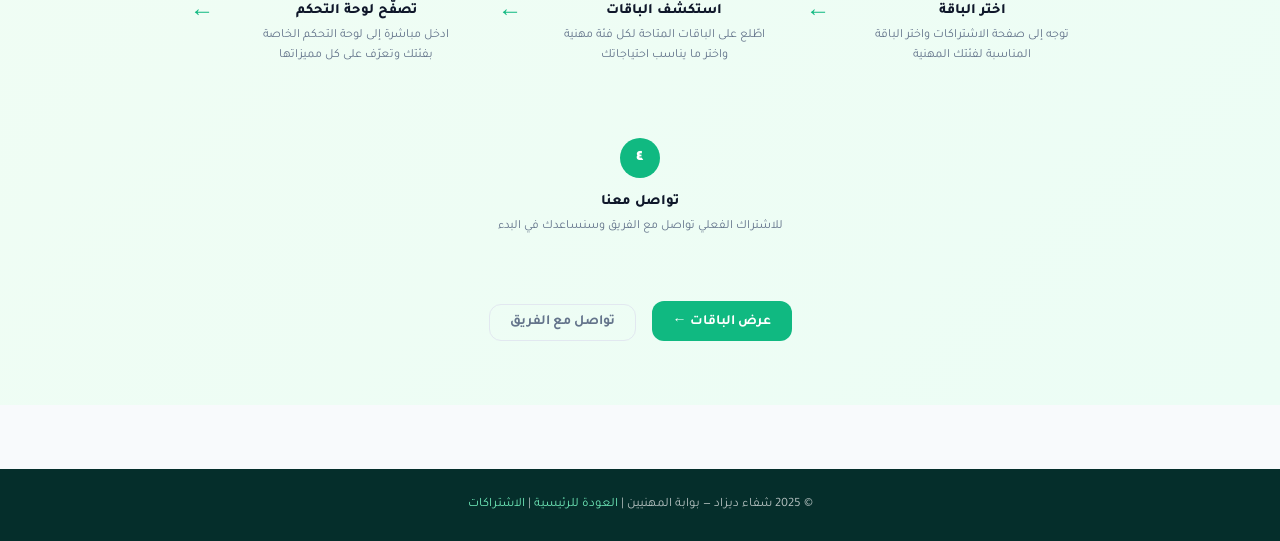
<file: shifaa_dizad/frontend/pages/professional/professional-portal.html>
<!DOCTYPE html>
<html lang="ar" dir="rtl">
<head>
  <meta charset="UTF-8">
  <meta name="viewport" content="width=device-width, initial-scale=1.0">
  <title>بوابة المهنيين — شفاء ديزاد</title>
  <link rel="preconnect" href="https://fonts.googleapis.com">
  <link href="https://fonts.googleapis.com/css2?family=Tajawal:wght@400;500;700;800;900&display=swap" rel="stylesheet">
  <style>
    *, *::before, *::after { box-sizing: border-box; margin: 0; padding: 0; }
    :root {
      --primary: #10b981;
      --primary-dark: #059669;
      --sidebar: #052e2b;
      --text: #0f172a;
      --muted: #64748b;
      --border: #e2e8f0;
      --bg: #f8fafc;
      --font: 'Tajawal', sans-serif;
      --radius: 12px;
      --radius-lg: 16px;
      --radius-xl: 20px;
      --shadow: 0 4px 24px rgba(0,0,0,.08);
      --transition: .2s ease;
    }
    body { font-family: var(--font); background: var(--bg); color: var(--text); min-height: 100vh; }

    /* Navbar */
    .navbar {
      background: white; border-bottom: 1px solid var(--border);
      padding: 0 2rem; height: 64px;
      display: flex; align-items: center; justify-content: space-between;
      position: sticky; top: 0; z-index: 100;
    }
    .navbar-brand {
      display: flex; align-items: center; gap: .6rem;
      text-decoration: none; font-weight: 900; font-size: 1.15rem; color: var(--text);
    }
    .logo-icon {
      width: 38px; height: 38px; border-radius: 10px;
      background: linear-gradient(135deg,#10b981,#14b8a6);
      display: flex; align-items: center; justify-content: center;
      box-shadow: 0 6px 16px rgba(16,185,129,.25);
    }
    .logo-cross {
      width: 16px; height: 16px; border: 2.5px solid white;
      border-radius: 5px; transform: rotate(45deg); position: relative;
    }
    .logo-cross::after {
      content: ''; position: absolute; top: 50%; left: 50%;
      width: 7px; height: 7px; background: white; border-radius: 2px;
      transform: translate(-50%,-50%);
    }
    .navbar-nav { display: flex; align-items: center; gap: .5rem; }
    .btn { display: inline-flex; align-items: center; gap: .4rem; padding: .55rem 1.25rem; border-radius: var(--radius); font-family: var(--font); font-size: .875rem; font-weight: 700; cursor: pointer; text-decoration: none; transition: all var(--transition); border: 1.5px solid transparent; }
    .btn-primary { background: var(--primary); color: white; }
    .btn-primary:hover { background: var(--primary-dark); }
    .btn-ghost { background: transparent; color: var(--muted); border-color: var(--border); }
    .btn-ghost:hover { background: var(--bg); color: var(--text); }

    /* Auth banner */
    .auth-banner {
      background: linear-gradient(135deg,#052e2b,#065f46);
      padding: 1rem 2rem; text-align: center; color: white;
      font-size: .875rem; display: flex; align-items: center; justify-content: center; gap: 1rem;
    }
    .auth-banner a { color: #6ee7b7; font-weight: 700; text-decoration: none; }
    .auth-banner a:hover { text-decoration: underline; }

    /* Hero */
    .portal-hero {
      background: linear-gradient(135deg,#052e2b 0%,#065f46 60%,#10b981 100%);
      padding: 5rem 2rem 4rem; text-align: center; color: white;
    }
    .portal-hero .badge {
      display: inline-flex; align-items: center; gap: .5rem;
      background: rgba(255,255,255,.12); border: 1px solid rgba(255,255,255,.2);
      border-radius: 99px; padding: .4rem 1rem; font-size: .8rem; font-weight: 700;
      margin-bottom: 1.5rem;
    }
    .portal-hero h1 { font-size: clamp(1.8rem,4vw,2.8rem); font-weight: 900; margin-bottom: 1rem; line-height: 1.2; }
    .portal-hero p { font-size: 1.05rem; opacity: .85; max-width: 560px; margin: 0 auto; line-height: 1.7; }

    /* Container */
    .container { max-width: 1100px; margin: 0 auto; padding: 0 1.5rem; }

    /* Dashboard grid */
    .dashboards-section { padding: 4rem 2rem; }
    .section-title { text-align: center; font-size: 1.5rem; font-weight: 900; margin-bottom: .5rem; }
    .section-sub { text-align: center; color: var(--muted); font-size: .9rem; margin-bottom: 3rem; }

    .dashboard-grid {
      display: grid; grid-template-columns: repeat(auto-fill,minmax(260px,1fr));
      gap: 1.5rem; max-width: 1100px; margin: 0 auto;
    }
    .dashboard-card {
      background: white; border: 1.5px solid var(--border);
      border-radius: var(--radius-xl); padding: 2rem 1.75rem;
      display: flex; flex-direction: column; gap: 1rem;
      text-decoration: none; color: var(--text);
      transition: all var(--transition);
      position: relative; overflow: hidden;
    }
    .dashboard-card::before {
      content: ''; position: absolute; top: 0; right: 0;
      width: 100%; height: 4px; border-radius: var(--radius-xl) var(--radius-xl) 0 0;
    }
    .dashboard-card.pharmacy::before { background: linear-gradient(90deg,#10b981,#34d399); }
    .dashboard-card.lab::before { background: linear-gradient(90deg,#8b5cf6,#a78bfa); }
    .dashboard-card.medrep::before { background: linear-gradient(90deg,#3b82f6,#60a5fa); }
    .dashboard-card.medservices::before { background: linear-gradient(90deg,#f59e0b,#fbbf24); }
    .dashboard-card:hover { box-shadow: var(--shadow); transform: translateY(-4px); border-color: transparent; }
    .dashboard-card.pharmacy:hover { border-color: #10b981; }
    .dashboard-card.lab:hover { border-color: #8b5cf6; }
    .dashboard-card.medrep:hover { border-color: #3b82f6; }
    .dashboard-card.medservices:hover { border-color: #f59e0b; }

    .card-icon {
      width: 64px; height: 64px; border-radius: var(--radius-lg);
      display: flex; align-items: center; justify-content: center; font-size: 1.8rem;
    }
    .pharmacy .card-icon { background: linear-gradient(135deg,#d1fae5,#a7f3d0); }
    .lab .card-icon { background: linear-gradient(135deg,#ede9fe,#ddd6fe); }
    .medrep .card-icon { background: linear-gradient(135deg,#dbeafe,#bfdbfe); }
    .medservices .card-icon { background: linear-gradient(135deg,#fef3c7,#fde68a); }

    .card-title { font-size: 1.05rem; font-weight: 900; }
    .card-desc { font-size: .825rem; color: var(--muted); line-height: 1.65; flex: 1; }
    .card-features { list-style: none; display: flex; flex-direction: column; gap: .3rem; }
    .card-features li { font-size: .78rem; color: var(--muted); display: flex; align-items: center; gap: .4rem; }
    .card-features li::before { content: '✓'; color: var(--primary); font-weight: 900; font-size: .75rem; }
    .card-cta {
      display: flex; align-items: center; justify-content: space-between;
      font-size: .85rem; font-weight: 700; margin-top: .5rem;
    }
    .pharmacy .card-cta .cta-link { color: #059669; }
    .lab .card-cta .cta-link { color: #7c3aed; }
    .medrep .card-cta .cta-link { color: #2563eb; }
    .medservices .card-cta .cta-link { color: #d97706; }
    .card-cta .badge-sub { font-size: .7rem; font-weight: 700; padding: .2rem .6rem; border-radius: 99px; }
    .pharmacy .badge-sub { background: #d1fae5; color: #065f46; }
    .lab .badge-sub { background: #ede9fe; color: #5b21b6; }
    .medrep .badge-sub { background: #dbeafe; color: #1e40af; }
    .medservices .badge-sub { background: #fef3c7; color: #92400e; }

    /* Flow steps */
    .flow-section { background: linear-gradient(135deg,#f0fdf4,#ecfdf5); padding: 4rem 2rem; }
    .flow-grid { display: flex; gap: 1.5rem; max-width: 900px; margin: 0 auto; flex-wrap: wrap; }
    .flow-step { flex: 1; min-width: 180px; text-align: center; padding: 1.5rem 1rem; }
    .step-num {
      width: 40px; height: 40px; border-radius: 50%; background: var(--primary);
      color: white; font-weight: 900; font-size: 1rem;
      display: flex; align-items: center; justify-content: center; margin: 0 auto 1rem;
    }
    .step-title { font-weight: 800; font-size: .9rem; margin-bottom: .4rem; }
    .step-desc { font-size: .78rem; color: var(--muted); line-height: 1.6; }
    .flow-arrow { display: flex; align-items: center; color: var(--primary); font-size: 1.5rem; font-weight: 900; padding-top: 1rem; }

    /* Card CTA link */
    .dashboard-card .cta-link { font-size: .82rem; }

    /* Not subscribed overlay */
    .not-subscribed-notice {
      background: white; border: 2px solid #fde68a; border-radius: var(--radius-xl);
      padding: 2.5rem 2rem; text-align: center; max-width: 600px; margin: 0 auto 3rem;
      box-shadow: 0 4px 20px rgba(251,191,36,.15);
    }
    .ns-icon { font-size: 3rem; margin-bottom: 1rem; }
    .ns-title { font-size: 1.15rem; font-weight: 900; margin-bottom: .5rem; color: var(--text); }
    .ns-desc { font-size: .875rem; color: var(--muted); line-height: 1.7; margin-bottom: 1.5rem; }

    /* Footer */
    .footer { background: var(--sidebar); color: rgba(255,255,255,.7); text-align: center; padding: 1.75rem 2rem; font-size: .8rem; margin-top: 4rem; }
    .footer a { color: #6ee7b7; text-decoration: none; }
  </style>
</head>
<body>

<!-- Navbar -->
<nav class="navbar">
  <a href="../../index.html" class="navbar-brand">
    <div class="logo-icon"><div class="logo-cross"></div></div>
    <span>شفاء<span style="color:var(--primary)">ديزاد</span></span>
  </a>
  <div class="navbar-nav">
    <a href="../pricing.html" class="btn btn-ghost btn-sm">الاشتراكات</a>
    <a href="../contact.html" class="btn btn-primary btn-sm">تواصل معنا</a>
  </div>
</nav>

<!-- Auth notice bar -->
<div class="auth-banner">
  <span>🔒 هذه الصفحة مخصصة للمهنيين المشتركين فقط</span>
  <a href="../pricing.html">اشترك الآن ←</a>
</div>

<!-- Hero -->
<div class="portal-hero">
  <div class="badge">🏥 بوابة المهنيين — شفاء ديزاد</div>
  <h1>مرحباً بك في بوابة المهنيين</h1>
  <p>اختر فئتك للوصول إلى لوحة التحكم الخاصة بك وإدارة نشاطك الصحي الرقمي</p>
</div>

<!-- Subscription notice -->
<div class="dashboards-section">
  <div class="container">

    <div class="section-title">لوحات تحكم المهنيين</div>
    <div class="section-sub">اختر فئتك المهنية للوصول مباشرة إلى لوحة التحكم الخاصة بها</div>

    <div class="dashboard-grid">

      <!-- Pharmacy -->
      <div class="dashboard-card pharmacy">
        <div class="card-icon">🏥</div>
        <div>
          <div class="card-title">لوحة الصيدلية</div>
          <div class="card-desc">إدارة المخزون، استقبال الحجوزات ومتابعة نشاط صيدليتك في الوقت الفعلي</div>
        </div>
        <ul class="card-features">
          <li>إدارة المخزون وتنبيهات النقص</li>
          <li>الحجوزات والطلبات الإلكترونية</li>
          <li>الشراكة مع المندوبين الطبيين</li>
          <li>إحصاءات تفصيلية ومقارنات</li>
        </ul>
        <div class="card-cta">
          <a href="pharmacy-dashboard.html" class="cta-link" style="text-decoration:none">استكشف لوحة الصيدلية ←</a>
          <span class="badge-sub">صيدلاني</span>
        </div>
      </div>

      <!-- Lab -->
      <div class="dashboard-card lab">
        <div class="card-icon">🧪</div>
        <div>
          <div class="card-title">لوحة المخبر</div>
          <div class="card-desc">عرض التحاليل والأسعار، إدارة المواعيد وإبلاغ المرضى بالنتائج</div>
        </div>
        <ul class="card-features">
          <li>قائمة كاملة بالتحاليل والأسعار</li>
          <li>إدارة المواعيد والحجوزات</li>
          <li>إشعارات النتائج للمرضى</li>
          <li>ظهور مميز في نتائج البحث</li>
        </ul>
        <div class="card-cta">
          <a href="laboratory-dashboard.html" class="cta-link" style="text-decoration:none">استكشف لوحة المخبر ←</a>
          <span class="badge-sub">مخبر</span>
        </div>
      </div>

      <!-- Med Rep -->
      <div class="dashboard-card medrep">
        <div class="card-icon">💼</div>
        <div>
          <div class="card-title">بوابة المندوب الطبي</div>
          <div class="card-desc">تتبع منتجاتك، إدارة شبكة الصيدليات الشريكة وتحليل بيانات السوق</div>
        </div>
        <ul class="card-features">
          <li>تنبيهات المخزون والطلبات</li>
          <li>إدارة شراكات الصيدليات</li>
          <li>طلبات إعادة التموين</li>
          <li>إحصاءات المبيعات والسوق</li>
        </ul>
        <div class="card-cta">
          <a href="medrep-dashboard.html" class="cta-link" style="text-decoration:none">استكشف بوابة المندوب ←</a>
          <span class="badge-sub">مندوب</span>
        </div>
      </div>

      <!-- Medical Services -->
      <div class="dashboard-card medservices">
        <div class="card-icon">🩺</div>
        <div>
          <div class="card-title">لوحة الخدمات الطبية</div>
          <div class="card-desc">باراصيدلية، موردو المعدات، تقويمية، كراسي متحركة، رعاية منزلية وكينيزيولوجيا</div>
        </div>
        <ul class="card-features">
          <li>باراصيدلية وتجميل طبي</li>
          <li>موردو المعدات والأجهزة الطبية</li>
          <li>أجهزة تقويمية وكراسي متحركة</li>
          <li>رعاية منزلية وكينيزيولوجيا</li>
        </ul>
        <div class="card-cta">
          <a href="medical-services-dashboard.html" class="cta-link" style="text-decoration:none">استكشف لوحة الخدمات ←</a>
          <span class="badge-sub">خدمات طبية</span>
        </div>
      </div>

    </div>
  </div>
</div>

<!-- Subscription flow -->
<div class="flow-section">
  <div class="container">
    <div class="section-title" style="margin-bottom:.5rem">كيف تحصل على الوصول؟</div>
    <div class="section-sub" style="margin-bottom:2.5rem">4 خطوات بسيطة للانضمام إلى شبكة شفاء ديزاد المهنية</div>
    <div class="flow-grid">
      <div class="flow-step">
        <div class="step-num">١</div>
        <div class="step-title">اختر الباقة</div>
        <div class="step-desc">توجه إلى صفحة الاشتراكات واختر الباقة المناسبة لفئتك المهنية</div>
      </div>
      <div class="flow-arrow">←</div>
      <div class="flow-step">
        <div class="step-num">٢</div>
        <div class="step-title">استكشف الباقات</div>
        <div class="step-desc">اطّلع على الباقات المتاحة لكل فئة مهنية واختر ما يناسب احتياجاتك</div>
      </div>
      <div class="flow-arrow">←</div>
      <div class="flow-step">
        <div class="step-num">٣</div>
        <div class="step-title">تصفّح لوحة التحكم</div>
        <div class="step-desc">ادخل مباشرة إلى لوحة التحكم الخاصة بفئتك وتعرّف على كل مميزاتها</div>
      </div>
      <div class="flow-arrow">←</div>
      <div class="flow-step">
        <div class="step-num">٤</div>
        <div class="step-title">تواصل معنا</div>
        <div class="step-desc">للاشتراك الفعلي تواصل مع الفريق وسنساعدك في البدء</div>
      </div>
    </div>
    <div style="text-align:center;margin-top:2.5rem">
      <a href="../pricing.html" class="btn btn-primary btn-lg" style="margin-left:.75rem">عرض الباقات ←</a>
      <a href="../contact.html" class="btn btn-ghost btn-lg">تواصل مع الفريق</a>
    </div>
  </div>
</div>

<footer class="footer">
  <p>© 2025 شفاء ديزاد — بوابة المهنيين | <a href="../../index.html">العودة للرئيسية</a> | <a href="../pricing.html">الاشتراكات</a></p>
</footer>

</body>
</html>
</file>
<file: shifaa_dizad/frontend/css/main.css>
@import url('https://fonts.googleapis.com/css2?family=Tajawal:wght@300;400;500;700;900&display=swap');
@import 'variables.css';
:root{

  --primary:#10b981;
  --primary-dark:#059669;

  --secondary:#34d399;
  --secondary-dark:#10b981;

  --primary-light:#d1fae5;
  --secondary-light:#dcfce7;

  --background:#f8fffc;

  --card:#ffffff;

  --text:#0f172a;

  --muted:#64748b;

  --muted-bg:#f1f5f9;

  --border:#d1fae5;

  --sidebar:#052e2b;
  --sidebar-fg:#ffffff;

  --orange:#f59e0b;
  --orange-light:#fef3c7;

  --red:#ef4444;
  --red-light:#fee2e2;

  --font:'Tajawal',sans-serif;

  --radius-sm:12px;
  --radius:16px;
  --radius-lg:24px;
  --radius-xl:32px;
  --radius-full:999px;

  --transition:.3s ease;

  --shadow-sm:0 4px 12px rgba(16,185,129,.05);

  --shadow:
  0 10px 30px rgba(16,185,129,.08);

  --shadow-lg:
  0 20px 60px rgba(16,185,129,.12);

  --shadow-primary:
  0 15px 35px rgba(16,185,129,.22);

}
*, *::before, *::after { box-sizing: border-box; margin: 0; padding: 0; }

html { scroll-behavior: smooth; }

body{

    font-family:var(--font);

    background:

    radial-gradient(circle at top left,
    rgba(16,185,129,.10),
    transparent 22%),

    radial-gradient(circle at top right,
    rgba(20,184,166,.08),
    transparent 25%),

    linear-gradient(
    180deg,
    #f4fffb 0%,
    #ecfdf5 40%,
    #f8fafc 100%
    );

    color:var(--text);

    direction:rtl;

    min-height:100vh;

    overflow-x:hidden;

    position:relative;
}
body::before{

    content:"";

    position:fixed;

    inset:0;

    background-image:

    linear-gradient(rgba(16,185,129,.035) 1px, transparent 1px),

    linear-gradient(
    90deg,
    rgba(16,185,129,.035) 1px,
    transparent 1px
    );

    background-size:42px 42px;

    pointer-events:none;

    z-index:-1;
}
a { text-decoration: none; color: inherit; }
img { max-width: 100%; display: block; }
button { cursor: pointer; font-family: var(--font); }
input, textarea, select { font-family: var(--font); }

/* ── Animations ── */
@keyframes fadeUp {
  from { opacity: 0; transform: translateY(20px); }
  to   { opacity: 1; transform: translateY(0); }
}
@keyframes fadeIn {
  from { opacity: 0; }
  to   { opacity: 1; }
}
@keyframes pulse {
  0%, 100% { opacity: 1; }
  50%       { opacity: 0.5; }
}
@keyframes spin { to { transform: rotate(360deg); } }

.animate-up    { animation: fadeUp 0.5s ease both; }
.animate-in    { animation: fadeIn 0.3s ease both; }
.anim-delay-1  { animation-delay: 0.1s; }
.anim-delay-2  { animation-delay: 0.2s; }
.anim-delay-3  { animation-delay: 0.3s; }
.anim-delay-4  { animation-delay: 0.4s; }
.anim-delay-5  { animation-delay: 0.5s; }

/* ── Navbar ── */
.navbar {
  position: sticky; top: 0; z-index: 100;
  background: rgba(255,255,255,0.95);
  backdrop-filter: blur(12px);
  border-bottom: 1px solid var(--border);
  padding: 0 1.5rem;
  height: 64px;
  display: flex; align-items: center; justify-content: space-between;
  box-shadow: var(--shadow-sm);
}
.navbar-brand {
  display: flex; align-items: center; gap: 0.5rem;
  font-weight: 900; font-size: 1.2rem; color: var(--text);
}
.navbar-brand .logo-icon {
  width: 36px; height: 36px; border-radius: var(--radius-sm);
  background:linear-gradient(135deg,#10b981,#14b8a6);
  color: white; font-size: 1rem;
}
.navbar-links {
  display: flex; align-items: center; gap: 0.25rem;
  list-style: none;
}
.navbar-links a {
  padding: 0.4rem 0.85rem; border-radius: var(--radius-full);
  font-size: 0.9rem; font-weight: 500; color: var(--muted);
  transition: color var(--transition), background var(--transition);
}
.navbar-links a:hover, .navbar-links a.active {
  color: var(--primary); background: var(--primary-light);
}
.navbar-actions { display: flex; align-items: center; gap: 0.5rem; }
.navbar-toggle { display: none; background: none; border: none; padding: 0.5rem; }
.navbar-toggle span {
  display: block; width: 22px; height: 2px;
  background: var(--text); margin: 4px 0;
  transition: transform var(--transition), opacity var(--transition);
}
.mobile-menu {
  display: none; position: fixed; top: 64px; left: 0; right: 0; bottom: 0;
  background: white; z-index: 99; padding: 1.5rem;
  flex-direction: column; gap: 0.5rem;
}
.mobile-menu.open { display: flex; }
.mobile-menu a {
  padding: 0.75rem 1rem; border-radius: var(--radius);
  font-size: 1rem; font-weight: 500; color: var(--text);
  border-bottom: 1px solid var(--border);
  transition: background var(--transition);
}
.mobile-menu a:hover { background: var(--muted-bg); }

/* ── Buttons ── */
.btn {
  display: inline-flex; align-items: center; gap: 0.4rem;
  padding: 0.5rem 1.2rem; border-radius: var(--radius-full);
  font-size: 0.9rem; font-weight: 600; border: none;
  transition: all var(--transition); white-space: nowrap;
}
.btn-primary {
  background: var(--primary); color: white;
}
.btn-primary:hover { background: var(--primary-dark); box-shadow: var(--shadow-primary); transform: translateY(-1px); }
.btn-secondary {
  background: var(--secondary); color: white;
}
.btn-secondary:hover { background: var(--secondary-dark); transform: translateY(-1px); }
.btn-outline {
  background: transparent; color: var(--primary);
  border: 1.5px solid var(--primary);
}
.btn-outline:hover { background: var(--primary-light); }
.btn-ghost {
  background: transparent; color: var(--muted);
  border: 1.5px solid var(--border);
}
.btn-ghost:hover { background: var(--muted-bg); color: var(--text); }
.btn-danger {
  background: transparent; color: var(--red);
  border: 1.5px solid var(--red);
}
.btn-danger:hover { background: var(--red-light); }
.btn-sm { padding: 0.3rem 0.85rem; font-size: 0.8rem; }
.btn-lg { padding: 0.75rem 1.75rem; font-size: 1rem; }
.btn-icon {
  width: 36px; height: 36px; padding: 0; border-radius: var(--radius-sm);
  justify-content: center;
}
.btn:disabled { opacity: 0.6; cursor: not-allowed; transform: none !important; }

/* ── Badges ── */
.badge {
  display: inline-flex; align-items: center; gap: 0.25rem;
  padding: 0.2rem 0.6rem; border-radius: var(--radius-full);
  font-size: 0.75rem; font-weight: 600; border: 1px solid transparent;
}
.badge-primary   { background: var(--primary-light); color: var(--primary); border-color: hsl(199,89%,85%); }
.badge-secondary { background: var(--secondary-light); color: var(--secondary); border-color: hsl(158,64%,80%); }
.badge-orange    { background: var(--orange-light); color: var(--orange); border-color: hsl(25,95%,85%); }
.badge-red       { background: var(--red-light); color: var(--red); border-color: hsl(0,72%,85%); }
.badge-muted     { background: var(--muted-bg); color: var(--muted); border-color: var(--border); }

/* ── Cards ── */
.card {
  background: var(--card); border: 1px solid var(--border);
  border-radius: var(--radius-lg); overflow: hidden;
  transition: box-shadow var(--transition), transform var(--transition);
}
.card:hover { box-shadow: var(--shadow); }
.card-body { padding: 1.25rem; }
.card-header {
  padding: 1rem 1.25rem; border-bottom: 1px solid var(--border);
  display: flex; align-items: center; justify-content: space-between;
}

/* ── Stat card ── */
.stat-card {
  background: var(--card); border: 1px solid var(--border);
  border-radius: var(--radius-lg); padding: 1.25rem;
  display: flex; align-items: center; gap: 1rem;
}
.stat-icon {
  width: 48px; height: 48px; border-radius: var(--radius);
  display: flex; align-items: center; justify-content: center;
  font-size: 1.3rem; flex-shrink: 0;
}
.stat-icon.blue   { background: var(--primary-light); color: var(--primary); }
.stat-icon.green  { background: var(--secondary-light); color: var(--secondary); }
.stat-icon.orange { background: var(--orange-light); color: var(--orange); }
.stat-icon.red    { background: var(--red-light); color: var(--red); }
.stat-icon.purple { background: hsl(262,83%,95%); color: hsl(262,83%,58%); }
.stat-info p:first-child { font-size: 0.8rem; color: var(--muted); margin-bottom: 0.1rem; }
.stat-info strong { font-size: 1.6rem; font-weight: 900; color: var(--text); line-height: 1; }
.stat-info small  { font-size: 0.75rem; color: var(--secondary); font-weight: 600; }

/* ── Input / Form ── */
.input-group { margin-bottom: 1rem; }
.input-group label { display: block; font-size: 0.85rem; font-weight: 600; color: var(--text); margin-bottom: 0.35rem; }
.input {
  width: 100%; padding: 0.6rem 0.9rem;
  border: 1.5px solid var(--border); border-radius: var(--radius);
  font-size: 0.9rem; font-family: var(--font); color: var(--text);
  background: white; transition: border-color var(--transition), box-shadow var(--transition);
  outline: none;
}
.input:focus { border-color: var(--primary); box-shadow: 0 0 0 3px hsla(199,89%,48%,0.15); }
.select {
  appearance: none; cursor: pointer;
  background-image: url("data:image/svg+xml,%3Csvg xmlns='http://www.w3.org/2000/svg' width='12' height='12' viewBox='0 0 24 24' fill='none' stroke='%2394a3b8' stroke-width='2'%3E%3Cpath d='M6 9l6 6 6-6'/%3E%3C/svg%3E");
  background-repeat: no-repeat; background-position: left 0.75rem center;
}
textarea.input { resize: vertical; min-height: 100px; }

/* ── Modal ── */
.modal-overlay {
  position: fixed; inset: 0; z-index: 200;
  background: rgba(0,0,0,0.5); backdrop-filter: blur(4px);
  display: flex; align-items: center; justify-content: center; padding: 1rem;
  animation: fadeIn 0.2s ease;
}
.modal-overlay.hidden { display: none; }
.modal {
  background: white; border-radius: var(--radius-xl);
  width: 100%; max-width: 480px; max-height: 90vh;
  overflow-y: auto; animation: fadeUp 0.3s ease;
  box-shadow: var(--shadow-lg);
}
.modal-header {
  padding: 1.25rem 1.5rem; border-bottom: 1px solid var(--border);
  display: flex; align-items: center; justify-content: space-between;
}
.modal-header h3 { font-weight: 700; font-size: 1.1rem; }
.modal-close {
  background: none; border: none; width: 32px; height: 32px;
  border-radius: var(--radius-sm); display: flex; align-items: center; justify-content: center;
  color: var(--muted); font-size: 1.2rem; transition: background var(--transition);
}
.modal-close:hover { background: var(--muted-bg); }
.modal-body { padding: 1.5rem; }

/* ── Section ── */
.section { padding: 4rem 0; }
.section-sm { padding: 2rem 0; }
.container { max-width: 1200px; margin: 0 auto; padding: 0 1.5rem; }

/* ── Grid ── */
.grid-2 { display: grid; grid-template-columns: repeat(2, 1fr); gap: 1rem; }
.grid-3 { display: grid; grid-template-columns: repeat(3, 1fr); gap: 1rem; }
.grid-4 { display: grid; grid-template-columns: repeat(4, 1fr); gap: 1rem; }
.grid-auto { display: grid; grid-template-columns: repeat(auto-fill, minmax(280px, 1fr)); gap: 1rem; }

/* ── Footer ── */
.footer {
  background: var(--sidebar); color: var(--sidebar-fg);
  padding: 3rem 0 1.5rem;
}
.footer-grid { display: grid; grid-template-columns: 2fr 1fr 1fr; gap: 3rem; margin-bottom: 2rem; }
.footer-brand { font-size: 1.2rem; font-weight: 900; margin-bottom: 0.75rem; }
.footer-desc { font-size: 0.85rem; color: rgba(255,255,255,0.6); line-height: 1.7; }
.footer-title { font-weight: 700; margin-bottom: 1rem; font-size: 0.95rem; }
.footer-links { list-style: none; display: flex; flex-direction: column; gap: 0.5rem; }
.footer-links a { font-size: 0.85rem; color: rgba(255,255,255,0.6); transition: color var(--transition); }
.footer-links a:hover { color: var(--primary); }
.footer-bottom {
  border-top: 1px solid rgba(255,255,255,0.1);
  padding-top: 1.5rem; text-align: center;
  font-size: 0.8rem; color: rgba(255,255,255,0.4);
}

/* ── Loader / Skeleton ── */
.skeleton {
  background: linear-gradient(90deg, var(--muted-bg) 25%, var(--border) 50%, var(--muted-bg) 75%);
  background-size: 200% 100%;
  animation: shimmer 1.5s infinite; border-radius: var(--radius);
}
@keyframes shimmer { to { background-position: -200% 0; } }
.spinner {
  width: 24px; height: 24px; border-radius: 50%;
  border: 3px solid var(--border); border-top-color: var(--primary);
  animation: spin 0.8s linear infinite; margin: auto;
}

/* ── Tabs ── */
.tabs-nav {
  display: flex; gap: 0.25rem;
  background: white; border: 1px solid var(--border);
  border-radius: var(--radius-lg); padding: 0.25rem;
  width: fit-content;
}
.tab-btn {
  display: flex; align-items: center; gap: 0.4rem;
  padding: 0.45rem 1rem; border-radius: var(--radius);
  font-size: 0.875rem; font-weight: 600; background: none; border: none;
  color: var(--muted); transition: all var(--transition); position: relative;
}
.tab-btn.active { background: var(--primary); color: white; }
.tab-btn .tab-badge {
  position: absolute; top: -4px; left: -4px;
  width: 16px; height: 16px; border-radius: 50%;
  background: var(--orange); color: white; font-size: 0.65rem;
  display: flex; align-items: center; justify-content: center;
}
.tab-panel { display: none; }
.tab-panel.active { display: block; }

/* ── Toast ── */
.toast-container {
  position: fixed; bottom: 1.5rem; left: 50%; transform: translateX(-50%);
  z-index: 300; display: flex; flex-direction: column; gap: 0.5rem; align-items: center;
}
.toast {
  background: var(--text); color: white;
  padding: 0.75rem 1.5rem; border-radius: var(--radius-full);
  font-size: 0.875rem; font-weight: 500;
  animation: fadeUp 0.3s ease, fadeIn 0.3s ease;
  box-shadow: var(--shadow-lg);
}
.toast.success { background: var(--secondary); }
.toast.error   { background: var(--red); }

/* ── Responsive ── */
@media (max-width: 768px) {
  .navbar-links, .navbar-actions { display: none; }
  .navbar-toggle { display: block; }
  .grid-2, .grid-3, .grid-4 { grid-template-columns: 1fr; }
  .footer-grid { grid-template-columns: 1fr; gap: 1.5rem; }
  .tabs-nav { overflow-x: auto; width: 100%; }
}
@media (max-width: 480px) {
  .container { padding: 0 1rem; }
  .section { padding: 2.5rem 0; }
}
.btn-glass{
  background:rgba(255,255,255,.6);
  backdrop-filter:blur(14px);
  border:1px solid rgba(255,255,255,.4);
  color:#0f172a;
  padding:.75rem 1.2rem;
  border-radius:16px;
  text-decoration:none;
  font-weight:700;
  transition:.3s;
}

.btn-glass:hover{
  transform:translateY(-2px);
}

.btn-primary-modern{
  background:linear-gradient(135deg,#10b981,#14b8a6);
  color:white;
  padding:.75rem 1.2rem;
  border-radius:16px;
  text-decoration:none;
  font-weight:700;
  box-shadow:0 10px 25px rgba(37,99,235,.25);
}
.upload-rx-btn{
    position:relative;
    display:flex;
    align-items:center;
    gap:12px;

    width:auto;
    max-width:320px;
padding:10px 14px;
    margin:0 18px;

    border-radius:18px;

    background:rgba(255,255,255,0.75);
    border:1px solid rgba(139,92,246,0.15);

    backdrop-filter:blur(16px);

    text-decoration:none;

    transition:all .3s ease;

    box-shadow:
    0 8px 30px rgba(15,23,42,.05);
}

.upload-rx-btn:hover{
    transform:translateY(-2px);
    box-shadow:
    0 12px 30px rgba(139,92,246,.12);
}

.rx-icon{
    width:46px;
    height:46px;
    border-radius:14px;

    display:flex;
    align-items:center;
    justify-content:center;

    font-size:20px;

    background:linear-gradient(135deg,#8b5cf6,#7c3aed);

    color:white;

    flex-shrink:0;
}

.rx-title{
    font-size:16px;
    font-weight:800;
    color:#1e293b;
}

.rx-subtitle{
    margin-top:2px;
    font-size:12px;
    color:#64748b;
}

.rx-status{
    padding:6px 10px;
    border-radius:999px;

    background:rgba(245,158,11,.12);
    color:#d97706;

    font-size:11px;
    font-weight:700;

    white-space:nowrap;
}

.rx-glow{
    display:none;
}
.logo-icon{

    width:42px;
    height:42px;

    border-radius:14px;

    display:flex;
    align-items:center;
    justify-content:center;

    background:
    linear-gradient(
    135deg,
    #10b981,
    #14b8a6
    );

    position:relative;

    overflow:hidden;

    box-shadow:
    0 10px 25px rgba(16,185,129,.25);
}

.logo-shape{

    width:18px;
    height:18px;

    border:3px solid white;

    border-radius:6px;

    transform:rotate(45deg);

    position:relative;
}

.logo-shape span{

    position:absolute;

    inset:50% auto auto 50%;

    width:8px;
    height:8px;

    background:white;

    border-radius:2px;

    transform:
    translate(-50%,-50%);
}
</file>
<file: shifaa_dizad/frontend/css/home.css>
/* ── Hero ── */
.hero {
  background: linear-gradient(135deg, hsl(199,89%,97%) 0%, hsl(158,64%,97%) 100%);
  padding: 5rem 0 4rem;
  position: relative; overflow: hidden;
}
.hero::before {
  content: '';
  position: absolute; inset: 0;
  background: radial-gradient(ellipse 80% 60% at 50% 0%, hsla(199,89%,48%,0.08) 0%, transparent 70%);
  pointer-events: none;
}
.hero-content { text-align: center; max-width: 780px; margin: 0 auto; }
.hero-badge {
  display: inline-flex; align-items: center; gap: 0.4rem;
  background: var(--primary-light); color: var(--primary);
  border: 1px solid hsl(199,89%,85%); border-radius: var(--radius-full);
  padding: 0.3rem 1rem; font-size: 0.8rem; font-weight: 600;
  margin-bottom: 1.5rem;
}
.hero-title {
  font-size: clamp(2rem, 5vw, 3.2rem); font-weight: 900; line-height: 1.2;
  color: var(--text); margin-bottom: 1rem;
}
.hero-title span { color: var(--primary); }
.hero-sub {
  font-size: 1.05rem; color: var(--muted); line-height: 1.7;
  margin-bottom: 2.5rem; max-width: 580px; margin-inline: auto;
}

/* Search box */
.search-box {
  background: white; border-radius: var(--radius-xl);
  box-shadow: var(--shadow-lg); padding: 0.75rem;
  display: flex; align-items: center; gap: 0.5rem;
  max-width: 680px; margin: 0 auto 3rem;
  border: 1.5px solid var(--border);
}
.search-input {
  flex: 1; border: none; outline: none; font-size: 1rem;
  font-family: var(--font); color: var(--text); background: transparent;
  padding: 0.35rem 0.5rem;
}
.search-input::placeholder { color: var(--muted); }
.search-divider { width: 1px; height: 28px; background: var(--border); }
.search-type {
  border: none; outline: none; background: transparent;
  font-family: var(--font); font-size: 0.9rem; color: var(--muted);
  padding: 0.35rem 0.5rem; cursor: pointer; min-width: 100px;
}

/* Hero stats */
.hero-stats {
  display: flex; gap: 2rem; justify-content: center; flex-wrap: wrap; margin-top: 0.5rem;
}
.hero-stat { text-align: center; }
.hero-stat strong { display: block; font-size: 1.8rem; font-weight: 900; color: var(--primary); }
.hero-stat span { font-size: 0.8rem; color: var(--muted); }

/* ── Categories ── */
.categories-grid {
  display: grid; grid-template-columns: repeat(3, 1fr); gap: 1rem;
}
.category-card {
  background: white; border: 1.5px solid var(--border);
  border-radius: var(--radius-lg); padding: 1.5rem 1.25rem;
  text-align: center; cursor: pointer;
  transition: all var(--transition); position: relative; overflow: hidden;
}
.category-card::before {
  content: ''; position: absolute; inset: 0;
  background: currentColor; opacity: 0; transition: opacity var(--transition);
}
.category-card:hover { transform: translateY(-3px); box-shadow: var(--shadow); }
.category-card:hover::before { opacity: 0.04; }
.cat-icon { font-size: 2.5rem; margin-bottom: 0.75rem; }
.cat-name { font-weight: 700; font-size: 1rem; color: var(--text); margin-bottom: 0.25rem; }
.cat-count { font-size: 0.8rem; color: var(--muted); }

/* ── Section header ── */
.section-header { text-align: center; margin-bottom: 2.5rem; }
.section-header h2 { font-size: 1.8rem; font-weight: 900; color: var(--text); margin-bottom: 0.5rem; }
.section-header p { color: var(--muted); font-size: 0.95rem; }
.section-label {
  display: inline-block; background: var(--primary-light); color: var(--primary);
  border-radius: var(--radius-full); padding: 0.2rem 0.8rem;
  font-size: 0.75rem; font-weight: 700; margin-bottom: 0.75rem;
}

/* ── Medicine card ── */
.medicine-card {
  background: white; border: 1.5px solid var(--border);
  border-radius: var(--radius-lg); padding: 1.25rem;
  transition: all var(--transition); display: flex; flex-direction: column; gap: 0.75rem;
}
.medicine-card:hover { box-shadow: var(--shadow); transform: translateY(-2px); }
.med-header { display: flex; align-items: flex-start; justify-content: space-between; gap: 0.5rem; }
.med-name { font-weight: 700; font-size: 0.95rem; color: var(--text); }
.med-ingredient { font-size: 0.78rem; color: var(--muted); margin-top: 0.15rem; }
.med-info { display: flex; align-items: center; gap: 1rem; font-size: 0.82rem; color: var(--muted); }
.med-info span { display: flex; align-items: center; gap: 0.25rem; }
.med-footer { display: flex; align-items: center; justify-content: space-between; padding-top: 0.5rem; border-top: 1px solid var(--border); }
.med-price { font-weight: 700; font-size: 0.9rem; color: var(--text); }

/* ── Features ── */
.features-grid { display: grid; grid-template-columns: repeat(3, 1fr); gap: 1.5rem; }
.feature-card {
  background: white; border: 1.5px solid var(--border);
  border-radius: var(--radius-xl); padding: 2rem 1.5rem; text-align: center;
  transition: all var(--transition);
}
.feature-card:hover { box-shadow: var(--shadow); transform: translateY(-3px); }
.feature-icon {
  width: 64px; height: 64px; border-radius: var(--radius-lg);
  display: flex; align-items: center; justify-content: center;
  font-size: 1.75rem; margin: 0 auto 1.25rem;
}
.feature-title { font-weight: 800; font-size: 1.05rem; color: var(--text); margin-bottom: 0.6rem; }
.feature-desc { font-size: 0.875rem; color: var(--muted); line-height: 1.7; }

/* Donation card preview */
.donation-card {
  background: white; border: 1.5px solid var(--border);
  border-radius: var(--radius-lg); padding: 1.25rem; display: flex; gap: 1rem;
}
.donation-img {
  width: 60px; height: 60px; border-radius: var(--radius);
  background: var(--muted-bg); display: flex; align-items: center;
  justify-content: center; font-size: 1.5rem; flex-shrink: 0;
}
.donation-info p { font-weight: 600; color: var(--text); margin-bottom: 0.25rem; }
.donation-info small { font-size: 0.78rem; color: var(--muted); display: flex; align-items: center; gap: 0.25rem; }

/* CTA banner */
.cta-banner {
  background: linear-gradient(135deg, var(--primary) 0%, hsl(199,89%,35%) 100%);
  border-radius: var(--radius-xl); padding: 3rem 2.5rem;
  color: white; text-align: center;
}
.cta-banner h2 { font-size: 1.8rem; font-weight: 900; margin-bottom: 0.75rem; }
.cta-banner p { opacity: 0.85; margin-bottom: 1.75rem; }
.btn-white { background: white; color: var(--primary); font-weight: 700; }
.btn-white:hover { background: rgba(255,255,255,0.9); transform: translateY(-1px); }

@media (max-width: 768px) {
  .categories-grid { grid-template-columns: repeat(2,1fr); }
  .features-grid { grid-template-columns: 1fr; }
  .hero-stats { gap: 1.5rem; }

  .search-box { flex-wrap: wrap; }
}
@media (max-width: 480px) {
  .categories-grid { grid-template-columns: 1fr; }
  .hero-stats { flex-direction: column; gap: 0.75rem; }
}
/* ===== PREMIUM HERO ===== */

.hero-premium {
  position: relative;
  overflow: hidden;
  padding: 9rem 1.5rem 7rem;
  min-height: 100vh;
  background:
    radial-gradient(circle at top right, rgba(37,99,235,.12), transparent 35%),
    radial-gradient(circle at bottom left, rgba(16,185,129,.12), transparent 35%),
    linear-gradient(to bottom, #f8fbff, #ffffff);
}

.hero-bg {
  position: absolute;
  inset: 0;
  background-image:
    linear-gradient(rgba(37,99,235,.04) 1px, transparent 1px),
    linear-gradient(90deg, rgba(37,99,235,.04) 1px, transparent 1px);
  background-size: 60px 60px;
}

.hero-glow {
  position: absolute;
  width: 500px;
  height: 500px;
  border-radius: 50%;
  filter: blur(120px);
  opacity: .25;
}

.hero-glow-1 {
  background: #2563eb;
  top: -120px;
  right: -120px;
}

.hero-glow-2 {
  background: #10b981;
  bottom: -120px;
  left: -120px;
}

.hero-premium-content {
  position: relative;
  z-index: 2;
  max-width: 1100px;
  margin: auto;
  text-align: center;
}

.hero-top-badge {
  display: inline-flex;
  align-items: center;
  gap: .6rem;
  background: rgba(255,255,255,.65);
  backdrop-filter: blur(20px);
  border: 1px solid rgba(255,255,255,.5);
  padding: .8rem 1.2rem;
  border-radius: 999px;
  box-shadow: 0 10px 30px rgba(0,0,0,.05);
  margin-bottom: 2rem;
  font-size: .95rem;
  color: #2563eb;
  font-weight: 600;
}

.pulse-dot {
  width: 10px;
  height: 10px;
  background: #10b981;
  border-radius: 50%;
  animation: pulse 2s infinite;
}

@keyframes pulse {
  0% { box-shadow: 0 0 0 0 rgba(16,185,129,.5); }
  70% { box-shadow: 0 0 0 12px rgba(16,185,129,0); }
  100% { box-shadow: 0 0 0 0 rgba(16,185,129,0); }
}

.premium-title {
  font-size: clamp(2.8rem, 7vw, 6rem);
  line-height: 1.05;
  font-weight: 900;
  color: #0f172a;
  margin-bottom: 1.5rem;
}

.premium-title span{
  background:linear-gradient(135deg,#10b981,#14b8a6);
  -webkit-background-clip:text;
  background-clip:text;
  -webkit-text-fill-color:transparent;
}
.premium-subtitle {
  max-width: 850px;
  margin: auto;
  font-size: 1.2rem;
  line-height: 2;
  color: #64748b;
}

.hero-actions {
  display: flex;
  justify-content: center;
  gap: 1rem;
  flex-wrap: wrap;
  margin-top: 2.5rem;
}

.btn-premium {
  padding: 1rem 1.8rem;
  border-radius: 18px;
  font-weight: 700;
  text-decoration: none;
  transition: .35s ease;
}

.btn-premium.primary {
  background: linear-gradient(135deg,#2563eb,#3b82f6);
  color: white;
  box-shadow: 0 20px 40px rgba(37,99,235,.25);
}

.btn-premium.primary:hover {
  transform: translateY(-4px);
}

.btn-premium.secondary {
  background: rgba(255,255,255,.7);
  color: #0f172a;
  border: 1px solid rgba(0,0,0,.08);
  backdrop-filter: blur(18px);
}

.premium-search-box {
  margin: 3rem auto 2rem;
  display: flex;
  align-items: center;
  gap: 1rem;
  background: rgba(255,255,255,.7);
  backdrop-filter: blur(20px);
  border: 1px solid rgba(255,255,255,.5);
  padding: 1rem;
  border-radius: 28px;
  box-shadow: 0 25px 60px rgba(0,0,0,.08);
  max-width: 1000px;
  flex-wrap: wrap;
}

.premium-search-box input,
.premium-search-box select {
  flex: 1;
  border: none;
  background: transparent;
  font-size: 1rem;
  outline: none;
  min-width: 180px;
}

.premium-search-box button {
  border: none;
  background: linear-gradient(135deg,#2563eb,#06b6d4);
  color: white;
  padding: 1rem 2rem;
  border-radius: 18px;
  cursor: pointer;
  font-weight: 700;
}

.trust-row {
  display: flex;
  justify-content: center;
  gap: 1rem;
  flex-wrap: wrap;
  margin-top: 2rem;
}

.trust-item {
  background: rgba(255,255,255,.6);
  backdrop-filter: blur(14px);
  border: 1px solid rgba(255,255,255,.4);
  padding: .8rem 1.2rem;
  border-radius: 999px;
  color: #334155;
  font-weight: 600;
}

.premium-stats {
  display: grid;
  grid-template-columns: repeat(auto-fit,minmax(180px,1fr));
  gap: 1.5rem;
  margin-top: 4rem;
}

.premium-stat-card {
  background: rgba(255,255,255,.65);
  backdrop-filter: blur(18px);
  border: 1px solid rgba(255,255,255,.4);
  border-radius: 28px;
  padding: 2rem;
  transition: .35s ease;
  box-shadow: 0 20px 40px rgba(0,0,0,.05);
}

.premium-stat-card:hover {
  transform: translateY(-8px);
}

.premium-stat-card h3 {
  font-size: 2.2rem;
  margin-bottom: .5rem;
  color: #2563eb;
}

.premium-stat-card p {
  color: #64748b;
}

.floating {
  position: absolute;
  font-size: 2rem;
  animation: float 6s ease-in-out infinite;
  opacity: .8;
}

.floating-pill {
  top: 22%;
  right: 8%;
}

.floating-heart {
  top: 55%;
  left: 10%;
}

.floating-lab {
  bottom: 15%;
  right: 18%;
}

@keyframes float {
  0%,100% {
    transform: translateY(0px);
  }
  50% {
    transform: translateY(-20px);
  }
}

@media (max-width:768px) {

  .hero-premium {
    padding-top: 7rem;
  }

  .premium-search-box {
    flex-direction: column;
    border-radius: 24px;
  }

  .premium-search-box button,
  .premium-search-box input,
  .premium-search-box select {
    width: 100%;
  }

  .premium-title {
    font-size: 3rem;
  }

}
</file>
<file: shifaa_dizad/frontend/css/contact.css>
.contact-page { padding: 3rem 0 5rem; }
.contact-grid { display: grid; grid-template-columns: 1fr 1.3fr; gap: 3rem; align-items: start; }
.contact-info h2 { font-size: 1.8rem; font-weight: 900; color: var(--text); margin-bottom: 0.75rem; }
.contact-info p { color: var(--muted); line-height: 1.7; margin-bottom: 2rem; }
.contact-item {
  display: flex; align-items: flex-start; gap: 1rem; margin-bottom: 1.5rem;
}
.contact-icon {
  width: 44px; height: 44px; border-radius: var(--radius);
  background: var(--primary-light); color: var(--primary);
  display: flex; align-items: center; justify-content: center;
  font-size: 1.2rem; flex-shrink: 0;
}
.contact-item strong { display: block; font-size: 0.875rem; font-weight: 700; color: var(--text); margin-bottom: 0.2rem; }
.contact-item span  { font-size: 0.85rem; color: var(--muted); }
.contact-form-card {
  background: white; border: 1.5px solid var(--border);
  border-radius: var(--radius-xl); padding: 2rem;
  box-shadow: var(--shadow);
}
.contact-form-card h3 { font-weight: 800; margin-bottom: 1.5rem; font-size: 1.1rem; }
.success-msg {
  background: var(--secondary-light); border: 1px solid hsl(158,64%,80%);
  border-radius: var(--radius-lg); padding: 1rem 1.25rem;
  color: var(--secondary); font-weight: 600; text-align: center;
  margin-top: 1rem; display: none;
}
.success-msg.show { display: block; }

@media (max-width: 768px) {
  .contact-grid { grid-template-columns: 1fr; }
}
</file>
<file: shifaa_dizad/frontend/css/donations.css>
.donations-page { padding: 2.5rem 0 5rem; }
.donations-header-row {
  display: flex; align-items: center; justify-content: space-between;
  margin-bottom: 1.75rem; flex-wrap: wrap; gap: 1rem;
}
.donations-header-row h1 { font-size: 1.8rem; font-weight: 900; color: var(--text); }
.donations-header-row p  { color: var(--muted); font-size: 0.875rem; margin-top: 0.2rem; }
.donation-full-card {
  background: white; border: 1.5px solid var(--border);
  border-radius: var(--radius-xl); padding: 1.5rem;
  display: flex; gap: 1.25rem; align-items: flex-start;
  transition: all var(--transition);
}
.donation-full-card:hover { box-shadow: var(--shadow); transform: translateY(-2px); }
.donation-emoji {
  width: 60px; height: 60px; border-radius: var(--radius);
  background: var(--primary-light); display: flex; align-items: center;
  justify-content: center; font-size: 1.75rem; flex-shrink: 0;
}
.donation-body { flex: 1; }
.donation-body h3 { font-weight: 700; color: var(--text); margin-bottom: 0.35rem; }
.donation-body p  { font-size: 0.85rem; color: var(--muted); margin-bottom: 0.6rem; line-height: 1.6; }
.donation-tags  { display: flex; gap: 0.5rem; flex-wrap: wrap; }
.donation-footer { display: flex; align-items: center; justify-content: space-between; margin-top: 0.85rem; padding-top: 0.85rem; border-top: 1px solid var(--border); flex-wrap: wrap; gap: 0.5rem; }
.donation-donor { font-size: 0.8rem; color: var(--muted); display: flex; align-items: center; gap: 0.3rem; }
.cond-badge.new  { background: var(--secondary-light); color: var(--secondary); }
.cond-badge.good { background: var(--primary-light); color: var(--primary); }
.cond-badge.fair { background: var(--orange-light); color: var(--orange); }
.filter-row { display: flex; gap: 0.75rem; margin-bottom: 1.5rem; flex-wrap: wrap; }
</file>
<file: shifaa_dizad/frontend/css/search.css>
.search-page { padding: 2rem 0 4rem; }
.search-bar-row {
  background: white; border: 1.5px solid var(--border);
  border-radius: var(--radius-xl); padding: 1rem;
  display: flex; align-items: center; gap: 0.75rem;
  box-shadow: var(--shadow-sm); margin-bottom: 1.5rem;
}
.search-bar-row input {
  flex: 1; border: none; outline: none; font-size: 1rem;
  font-family: var(--font); padding: 0.25rem 0.5rem;
}
.filters-row {
  display: flex; gap: 0.75rem; flex-wrap: wrap; margin-bottom: 1.5rem; align-items: center;
}
.filters-row select {
  padding: 0.5rem 2rem 0.5rem 0.85rem;
  border: 1.5px solid var(--border); border-radius: var(--radius);
  font-family: var(--font); font-size: 0.875rem; background: white;
  appearance: none;
  background-image: url("data:image/svg+xml,%3Csvg xmlns='http://www.w3.org/2000/svg' width='12' height='12' viewBox='0 0 24 24' fill='none' stroke='%2394a3b8' stroke-width='2'%3E%3Cpath d='M6 9l6 6 6-6'/%3E%3C/svg%3E");
  background-repeat: no-repeat; background-position: left 0.6rem center;
  cursor: pointer; transition: border-color var(--transition); outline: none;
}
.filters-row select:focus { border-color: var(--primary); }
.results-header {
  display: flex; align-items: center; justify-content: space-between;
  margin-bottom: 1rem;
}
.results-header h2 { font-size: 1rem; font-weight: 700; color: var(--text); }
.results-count { font-size: 0.85rem; color: var(--muted); }

.medicine-list { display: flex; flex-direction: column; gap: 0.85rem; }
.search-med-card {
  background: white; border: 1.5px solid var(--border);
  border-radius: var(--radius-lg); padding: 1.25rem;
  display: flex; align-items: center; justify-content: space-between; gap: 1rem; flex-wrap: wrap;
  transition: all var(--transition);
}
.search-med-card:hover { box-shadow: var(--shadow); border-color: var(--primary); }
.med-main { flex: 1; min-width: 200px; }
.med-main h3 { font-weight: 700; font-size: 0.95rem; margin-bottom: 0.25rem; }
.med-meta { display: flex; gap: 1rem; flex-wrap: wrap; font-size: 0.8rem; color: var(--muted); }
.med-meta span { display: flex; align-items: center; gap: 0.25rem; }
.med-right { display: flex; align-items: center; gap: 1rem; flex-shrink: 0; }

/* Reservation modal */
.res-info { background: var(--muted-bg); border-radius: var(--radius); padding: 0.85rem; margin-bottom: 1rem; }
.res-info strong { font-size: 0.95rem; }
.res-info small { display: block; font-size: 0.8rem; color: var(--muted); margin-top: 0.2rem; }

@media (max-width: 480px) {
  .search-med-card { flex-direction: column; align-items: flex-start; }
  .med-right { width: 100%; justify-content: space-between; }
}
</file>
<file: shifaa_dizad/frontend/css/pricing.css>
.pricing-page { padding: 4rem 0; }
.pricing-header { text-align: center; margin-bottom: 3rem; }
.pricing-header .label {
  display: inline-block; background: var(--primary-light); color: var(--primary);
  border-radius: var(--radius-full); padding: 0.25rem 1rem; font-size: 0.8rem; font-weight: 700;
  margin-bottom: 1rem;
}
.pricing-header h1 { font-size: 2.2rem; font-weight: 900; color: var(--text); margin-bottom: 0.75rem; }
.pricing-header p { color: var(--muted); font-size: 1rem; }
.pricing-grid {
  display: grid; grid-template-columns: repeat(3, 1fr); gap: 1.5rem;
  align-items: start;
}
.pricing-card {
  background: white; border: 2px solid var(--border); border-radius: var(--radius-xl);
  padding: 2rem; transition: all var(--transition); position: relative;
}
.pricing-card.featured {
  border-color: var(--primary); box-shadow: 0 8px 40px hsla(199,89%,48%,0.2);
  transform: scale(1.02);
}
.pricing-popular {
  position: absolute; top: -14px; left: 50%; transform: translateX(-50%);
  background: var(--primary); color: white; border-radius: var(--radius-full);
  padding: 0.25rem 1rem; font-size: 0.75rem; font-weight: 700; white-space: nowrap;
  display: flex; align-items: center; gap: 0.3rem;
}
.pricing-plan { font-size: 0.8rem; font-weight: 600; color: var(--muted); margin-bottom: 0.75rem; display: flex; align-items: center; justify-content: space-between; }
.pricing-price { margin-bottom: 1.5rem; }
.pricing-price strong { font-size: 2.8rem; font-weight: 900; color: var(--text); }
.pricing-price span { font-size: 0.85rem; color: var(--muted); }
.pricing-features { list-style: none; margin-bottom: 1.75rem; display: flex; flex-direction: column; gap: 0.6rem; }
.pricing-features li {
  display: flex; align-items: center; gap: 0.5rem;
  font-size: 0.875rem; color: var(--text);
}
.pricing-features li::before { content: '✓'; color: var(--secondary); font-weight: 700; flex-shrink: 0; }
.pricing-card .btn { width: 100%; justify-content: center; }

@media (max-width: 768px) {
  .pricing-grid { grid-template-columns: 1fr; }
  .pricing-card.featured { transform: none; }
}
</file>
<file: shifaa_dizad/frontend/css/pro-dashboard.css>
@import url('https://fonts.googleapis.com/css2?family=Tajawal:wght@300;400;500;700;900&display=swap');

:root {
  --primary: #10b981;
  --primary-dark: #059669;
  --primary-light: #d1fae5;
  --secondary: #34d399;
  --accent: #14b8a6;
  --bg: #f4fffb;
  --card: #ffffff;
  --text: #0f172a;
  --muted: #64748b;
  --border: #d1fae5;
  --muted-bg: #f1f5f9;
  --sidebar-bg: #052e2b;
  --sidebar-fg: #ffffff;
  --sidebar-w: 260px;
  --orange: #f59e0b;
  --orange-light: #fef3c7;
  --red: #ef4444;
  --red-light: #fee2e2;
  --purple: #8b5cf6;
  --purple-light: #ede9fe;
  --blue: #3b82f6;
  --blue-light: #eff6ff;
  --radius-sm: 10px;
  --radius: 14px;
  --radius-lg: 20px;
  --radius-xl: 28px;
  --radius-full: 999px;
  --shadow-sm: 0 2px 8px rgba(16,185,129,.06);
  --shadow: 0 8px 24px rgba(16,185,129,.10);
  --shadow-lg: 0 20px 60px rgba(16,185,129,.14);
  --transition: .25s ease;
  --font: 'Tajawal', sans-serif;
}

*, *::before, *::after { box-sizing: border-box; margin: 0; padding: 0; }
html { scroll-behavior: smooth; }
body { font-family: var(--font); background: var(--bg); color: var(--text); direction: rtl; min-height: 100vh; overflow-x: hidden; }
a { text-decoration: none; color: inherit; }
button { cursor: pointer; font-family: var(--font); }
input, select, textarea { font-family: var(--font); }

/* ── Dashboard Shell ── */
.pro-shell { display: flex; min-height: 100vh; }

/* ── Sidebar ── */
.pro-sidebar {
  width: var(--sidebar-w);
  background: var(--sidebar-bg);
  color: var(--sidebar-fg);
  display: flex;
  flex-direction: column;
  position: fixed;
  top: 0; right: 0; bottom: 0;
  z-index: 100;
  overflow-y: auto;
  transition: transform var(--transition);
}
.pro-sidebar-brand {
  padding: 1.25rem 1.5rem;
  border-bottom: 1px solid rgba(255,255,255,.08);
  display: flex;
  align-items: center;
  gap: .75rem;
}
.pro-sidebar-brand .brand-logo {
  width: 40px; height: 40px;
  background: linear-gradient(135deg, #10b981, #14b8a6);
  border-radius: 12px;
  display: flex; align-items: center; justify-content: center;
  font-size: 1.2rem;
  flex-shrink: 0;
  box-shadow: 0 8px 20px rgba(16,185,129,.3);
}
.pro-sidebar-brand .brand-text { line-height: 1.2; }
.pro-sidebar-brand .brand-text strong { font-size: .95rem; font-weight: 800; display: block; }
.pro-sidebar-brand .brand-text span { font-size: .72rem; opacity: .55; display: block; }

.pro-sidebar-nav { padding: 1rem .75rem; flex: 1; }
.pro-nav-label {
  font-size: .68rem; font-weight: 700; letter-spacing: .08em;
  color: rgba(255,255,255,.3); text-transform: uppercase;
  padding: .5rem .75rem .25rem;
  margin-top: .5rem;
}
.pro-nav-item {
  display: flex; align-items: center; gap: .75rem;
  padding: .65rem .9rem;
  border-radius: var(--radius);
  font-size: .875rem; font-weight: 500;
  color: rgba(255,255,255,.65);
  transition: all var(--transition);
  margin-bottom: .15rem;
  cursor: pointer;
}
.pro-nav-item:hover { background: rgba(255,255,255,.08); color: white; }
.pro-nav-item.active { background: var(--primary); color: white; box-shadow: 0 6px 18px rgba(16,185,129,.35); }
.pro-nav-item .nav-icon { font-size: 1.05rem; width: 22px; text-align: center; flex-shrink: 0; }
.pro-nav-item .nav-badge {
  margin-right: auto; margin-left: 0;
  background: var(--orange); color: white;
  font-size: .65rem; font-weight: 800;
  padding: .1rem .45rem; border-radius: var(--radius-full);
  min-width: 18px; text-align: center;
}

.pro-sidebar-footer {
  padding: 1rem .75rem;
  border-top: 1px solid rgba(255,255,255,.08);
}
.pro-sidebar-user {
  display: flex; align-items: center; gap: .75rem;
  padding: .65rem .9rem;
  border-radius: var(--radius);
  transition: background var(--transition);
}
.pro-sidebar-user:hover { background: rgba(255,255,255,.08); }
.pro-sidebar-user .user-avatar {
  width: 36px; height: 36px;
  border-radius: 50%;
  background: linear-gradient(135deg, var(--primary), var(--accent));
  display: flex; align-items: center; justify-content: center;
  font-size: .85rem; font-weight: 800; color: white;
  flex-shrink: 0;
}
.pro-sidebar-user .user-info strong { display: block; font-size: .825rem; font-weight: 700; color: white; }
.pro-sidebar-user .user-info span { font-size: .7rem; color: rgba(255,255,255,.45); }

/* ── Main Content ── */
.pro-main {
  flex: 1;
  margin-right: var(--sidebar-w);
  display: flex;
  flex-direction: column;
  min-height: 100vh;
}

/* ── Top Bar ── */
.pro-topbar {
  background: rgba(255,255,255,.95);
  backdrop-filter: blur(12px);
  border-bottom: 1px solid var(--border);
  padding: 0 1.75rem;
  height: 64px;
  display: flex; align-items: center; justify-content: space-between;
  position: sticky; top: 0; z-index: 50;
  box-shadow: var(--shadow-sm);
}
.pro-topbar-left { display: flex; align-items: center; gap: 1rem; }
.pro-topbar-left h2 { font-size: 1.1rem; font-weight: 800; color: var(--text); }
.pro-breadcrumb { font-size: .8rem; color: var(--muted); display: flex; align-items: center; gap: .35rem; }
.pro-topbar-right { display: flex; align-items: center; gap: .75rem; }
.pro-topbar-btn {
  width: 38px; height: 38px;
  border-radius: var(--radius-sm);
  border: 1.5px solid var(--border);
  background: white;
  display: flex; align-items: center; justify-content: center;
  font-size: 1rem; color: var(--muted);
  position: relative;
  transition: all var(--transition);
}
.pro-topbar-btn:hover { border-color: var(--primary); color: var(--primary); }
.pro-topbar-notif-dot {
  position: absolute; top: 6px; left: 6px;
  width: 8px; height: 8px;
  background: var(--red); border-radius: 50%;
  border: 2px solid white;
}
.pro-topbar-avatar {
  width: 38px; height: 38px;
  border-radius: 50%;
  background: linear-gradient(135deg, var(--primary), var(--accent));
  display: flex; align-items: center; justify-content: center;
  font-size: .9rem; font-weight: 800; color: white;
  cursor: pointer;
  box-shadow: 0 4px 12px rgba(16,185,129,.25);
}
.pro-topbar-menu-btn {
  display: none;
  background: none; border: none;
  font-size: 1.4rem; color: var(--text);
  padding: .35rem;
}

/* ── Content Area ── */
.pro-content { padding: 1.75rem; flex: 1; }

/* ── Welcome Banner ── */
.pro-welcome {
  background: linear-gradient(135deg, var(--sidebar-bg), #0a4a44);
  color: white;
  border-radius: var(--radius-lg);
  padding: 1.5rem 2rem;
  margin-bottom: 1.75rem;
  display: flex; align-items: center; justify-content: space-between;
  flex-wrap: wrap; gap: 1rem;
  position: relative; overflow: hidden;
}
.pro-welcome::before {
  content: '';
  position: absolute; top: -40px; left: -40px;
  width: 200px; height: 200px;
  background: radial-gradient(circle, rgba(16,185,129,.25), transparent 70%);
  pointer-events: none;
}
.pro-welcome-text h2 { font-size: 1.4rem; font-weight: 900; margin-bottom: .3rem; }
.pro-welcome-text p { font-size: .875rem; opacity: .7; }
.pro-welcome-badge {
  background: rgba(255,255,255,.1);
  border: 1px solid rgba(255,255,255,.2);
  backdrop-filter: blur(8px);
  padding: .5rem 1.1rem;
  border-radius: var(--radius-full);
  font-size: .8rem; font-weight: 700;
  display: flex; align-items: center; gap: .5rem;
  white-space: nowrap;
}
.pro-welcome-badge .dot { width: 8px; height: 8px; background: #34d399; border-radius: 50%; animation: pulse 2s infinite; }
@keyframes pulse { 0%,100%{opacity:1} 50%{opacity:.4} }

/* ── Stats Grid ── */
.pro-stats { display: grid; grid-template-columns: repeat(4,1fr); gap: 1rem; margin-bottom: 1.75rem; }

.pro-stat-card {
  background: var(--card);
  border: 1px solid var(--border);
  border-radius: var(--radius-lg);
  padding: 1.25rem 1.5rem;
  display: flex; align-items: center; gap: 1rem;
  transition: all var(--transition);
  position: relative; overflow: hidden;
}
.pro-stat-card:hover { box-shadow: var(--shadow); transform: translateY(-2px); }
.pro-stat-card::after {
  content: '';
  position: absolute; bottom: 0; right: 0;
  width: 60px; height: 60px;
  background: radial-gradient(circle, var(--stat-color, rgba(16,185,129,.08)), transparent 70%);
  pointer-events: none;
}
.pro-stat-icon {
  width: 50px; height: 50px; border-radius: var(--radius);
  display: flex; align-items: center; justify-content: center;
  font-size: 1.4rem; flex-shrink: 0;
}
.pro-stat-icon.green  { background: var(--primary-light); color: var(--primary); }
.pro-stat-icon.blue   { background: var(--blue-light); color: var(--blue); }
.pro-stat-icon.orange { background: var(--orange-light); color: var(--orange); }
.pro-stat-icon.red    { background: var(--red-light); color: var(--red); }
.pro-stat-icon.purple { background: var(--purple-light); color: var(--purple); }
.pro-stat-icon.teal   { background: #ccfbf1; color: #0d9488; }
.pro-stat-info { flex: 1; }
.pro-stat-info p { font-size: .78rem; color: var(--muted); margin-bottom: .2rem; }
.pro-stat-info strong { font-size: 1.8rem; font-weight: 900; color: var(--text); line-height: 1; display: block; }
.pro-stat-info small { font-size: .72rem; color: var(--primary); font-weight: 700; margin-top: .2rem; display: block; }

/* ── Section ── */
.pro-section { margin-bottom: 1.75rem; }
.pro-section-header {
  display: flex; align-items: center; justify-content: space-between;
  margin-bottom: 1rem;
}
.pro-section-title {
  font-size: 1rem; font-weight: 800; color: var(--text);
  display: flex; align-items: center; gap: .5rem;
}
.pro-section-title .icon { font-size: 1.1rem; }

/* ── Cards ── */
.pro-card {
  background: var(--card);
  border: 1px solid var(--border);
  border-radius: var(--radius-lg);
  overflow: hidden;
}
.pro-card-header {
  padding: 1rem 1.25rem;
  border-bottom: 1px solid var(--border);
  display: flex; align-items: center; justify-content: space-between;
  font-weight: 700; font-size: .9rem;
}
.pro-card-body { padding: 1.25rem; }

/* ── Activity List ── */
.pro-activity-list { display: flex; flex-direction: column; gap: .75rem; }
.pro-activity-item {
  display: flex; align-items: flex-start; gap: .85rem;
  padding: .75rem;
  border-radius: var(--radius);
  transition: background var(--transition);
}
.pro-activity-item:hover { background: var(--muted-bg); }
.pro-activity-icon {
  width: 38px; height: 38px; border-radius: var(--radius-sm);
  display: flex; align-items: center; justify-content: center;
  font-size: 1rem; flex-shrink: 0;
}
.pro-activity-icon.green  { background: var(--primary-light); }
.pro-activity-icon.orange { background: var(--orange-light); }
.pro-activity-icon.blue   { background: var(--blue-light); }
.pro-activity-icon.red    { background: var(--red-light); }
.pro-activity-icon.purple { background: var(--purple-light); }
.pro-activity-text strong { display: block; font-size: .875rem; font-weight: 600; color: var(--text); margin-bottom: .15rem; }
.pro-activity-text span { font-size: .775rem; color: var(--muted); }

/* ── Quick Actions ── */
.pro-quick-actions { display: grid; grid-template-columns: repeat(auto-fill,minmax(140px,1fr)); gap: .75rem; }
.pro-quick-action {
  display: flex; flex-direction: column; align-items: center; gap: .6rem;
  padding: 1.1rem .75rem;
  background: var(--card);
  border: 1.5px solid var(--border);
  border-radius: var(--radius-lg);
  font-size: .8rem; font-weight: 600; color: var(--text);
  text-align: center;
  transition: all var(--transition); cursor: pointer;
}
.pro-quick-action:hover { border-color: var(--primary); color: var(--primary); transform: translateY(-2px); box-shadow: var(--shadow); }
.pro-quick-action .qa-icon {
  width: 44px; height: 44px; border-radius: var(--radius);
  display: flex; align-items: center; justify-content: center;
  font-size: 1.3rem;
  background: var(--primary-light);
  transition: background var(--transition);
}
.pro-quick-action:hover .qa-icon { background: var(--primary); }

/* ── Table ── */
.pro-table-wrap { overflow-x: auto; }
.pro-table { width: 100%; border-collapse: collapse; }
.pro-table thead { background: var(--muted-bg); }
.pro-table th {
  padding: .75rem 1rem; text-align: right;
  font-size: .78rem; font-weight: 700; color: var(--muted);
  white-space: nowrap;
}
.pro-table td {
  padding: .85rem 1rem;
  border-bottom: 1px solid var(--border);
  font-size: .85rem; color: var(--text);
}
.pro-table tr:last-child td { border-bottom: none; }
.pro-table tr:hover td { background: #f8fffb; }

/* ── Badge ── */
.pro-badge {
  display: inline-flex; align-items: center; gap: .25rem;
  padding: .2rem .65rem;
  border-radius: var(--radius-full);
  font-size: .72rem; font-weight: 700;
}
.pro-badge.green   { background: var(--primary-light); color: var(--primary); }
.pro-badge.orange  { background: var(--orange-light); color: var(--orange); }
.pro-badge.red     { background: var(--red-light); color: var(--red); }
.pro-badge.blue    { background: var(--blue-light); color: var(--blue); }
.pro-badge.purple  { background: var(--purple-light); color: var(--purple); }
.pro-badge.muted   { background: var(--muted-bg); color: var(--muted); }

/* ── Alert Cards ── */
.pro-alert {
  display: flex; align-items: flex-start; justify-content: space-between;
  gap: 1rem; flex-wrap: wrap;
  padding: 1rem 1.25rem;
  border-radius: var(--radius-lg);
  border-right: 4px solid;
  margin-bottom: .65rem;
}
.pro-alert.high   { background: var(--red-light); border-color: var(--red); }
.pro-alert.medium { background: var(--orange-light); border-color: var(--orange); }
.pro-alert.low    { background: #fefce8; border-color: #ca8a04; }
.pro-alert-info strong { display: block; font-size: .875rem; font-weight: 700; color: var(--text); margin-bottom: .2rem; }
.pro-alert-info span { font-size: .78rem; color: var(--muted); }

/* ── Performance Bar ── */
.pro-perf { margin-bottom: .85rem; }
.pro-perf-header { display: flex; justify-content: space-between; font-size: .8rem; margin-bottom: .35rem; }
.pro-perf-header span { color: var(--muted); }
.pro-perf-header strong { font-weight: 700; color: var(--text); }
.pro-perf-bar { height: 8px; background: var(--muted-bg); border-radius: var(--radius-full); overflow: hidden; }
.pro-perf-fill { height: 100%; border-radius: var(--radius-full); transition: width .8s ease; }

/* ── Buttons ── */
.pro-btn {
  display: inline-flex; align-items: center; gap: .4rem;
  padding: .5rem 1.1rem; border-radius: var(--radius-full);
  font-size: .85rem; font-weight: 700; border: none;
  transition: all var(--transition); white-space: nowrap;
}
.pro-btn-primary { background: var(--primary); color: white; }
.pro-btn-primary:hover { background: var(--primary-dark); box-shadow: 0 6px 18px rgba(16,185,129,.3); transform: translateY(-1px); }
.pro-btn-outline { background: transparent; color: var(--primary); border: 1.5px solid var(--primary); }
.pro-btn-outline:hover { background: var(--primary-light); }
.pro-btn-ghost { background: transparent; color: var(--muted); border: 1.5px solid var(--border); }
.pro-btn-ghost:hover { background: var(--muted-bg); color: var(--text); }
.pro-btn-sm { padding: .3rem .8rem; font-size: .78rem; }
.pro-btn-danger { background: transparent; color: var(--red); border: 1.5px solid var(--red); }
.pro-btn-danger:hover { background: var(--red-light); }

/* ── Subscription Card ── */
.pro-sub-card {
  background: linear-gradient(135deg, #052e2b, #0a4a44);
  color: white;
  border-radius: var(--radius-lg);
  padding: 1.5rem;
  display: flex; align-items: center; justify-content: space-between;
  flex-wrap: wrap; gap: 1rem;
}
.pro-sub-plan { font-size: 1.5rem; font-weight: 900; margin-bottom: .25rem; }
.pro-sub-meta { font-size: .8rem; opacity: .65; margin-bottom: .75rem; }
.pro-sub-upgrade {
  background: linear-gradient(135deg, var(--primary), var(--accent));
  color: white; border: none;
  padding: .65rem 1.4rem; border-radius: var(--radius-full);
  font-weight: 700; font-size: .875rem; cursor: pointer;
  box-shadow: 0 6px 20px rgba(16,185,129,.35);
  transition: transform var(--transition);
}
.pro-sub-upgrade:hover { transform: translateY(-2px); }

/* ── Grid Helpers ── */
.pro-grid-2 { display: grid; grid-template-columns: repeat(2,1fr); gap: 1rem; }
.pro-grid-3 { display: grid; grid-template-columns: repeat(3,1fr); gap: 1rem; }

/* ── Overlay for mobile sidebar ── */
.pro-sidebar-overlay {
  display: none;
  position: fixed; inset: 0; z-index: 90;
  background: rgba(0,0,0,.4); backdrop-filter: blur(2px);
}

/* ── Responsive ── */
@media (max-width: 1024px) {
  .pro-stats { grid-template-columns: repeat(2,1fr); }
}
@media (max-width: 768px) {
  .pro-sidebar {
    transform: translateX(100%);
  }
  .pro-sidebar.open {
    transform: translateX(0);
  }
  .pro-sidebar-overlay.open { display: block; }
  .pro-main { margin-right: 0; }
  .pro-topbar-menu-btn { display: flex; align-items: center; justify-content: center; }
  .pro-stats { grid-template-columns: repeat(2,1fr); }
  .pro-grid-2, .pro-grid-3 { grid-template-columns: 1fr; }
  .pro-content { padding: 1rem; }
  .pro-topbar { padding: 0 1rem; }
  .pro-welcome { padding: 1.25rem; }
}
@media (max-width: 480px) {
  .pro-stats { grid-template-columns: 1fr; }
  .pro-quick-actions { grid-template-columns: repeat(2,1fr); }
}
</file>
